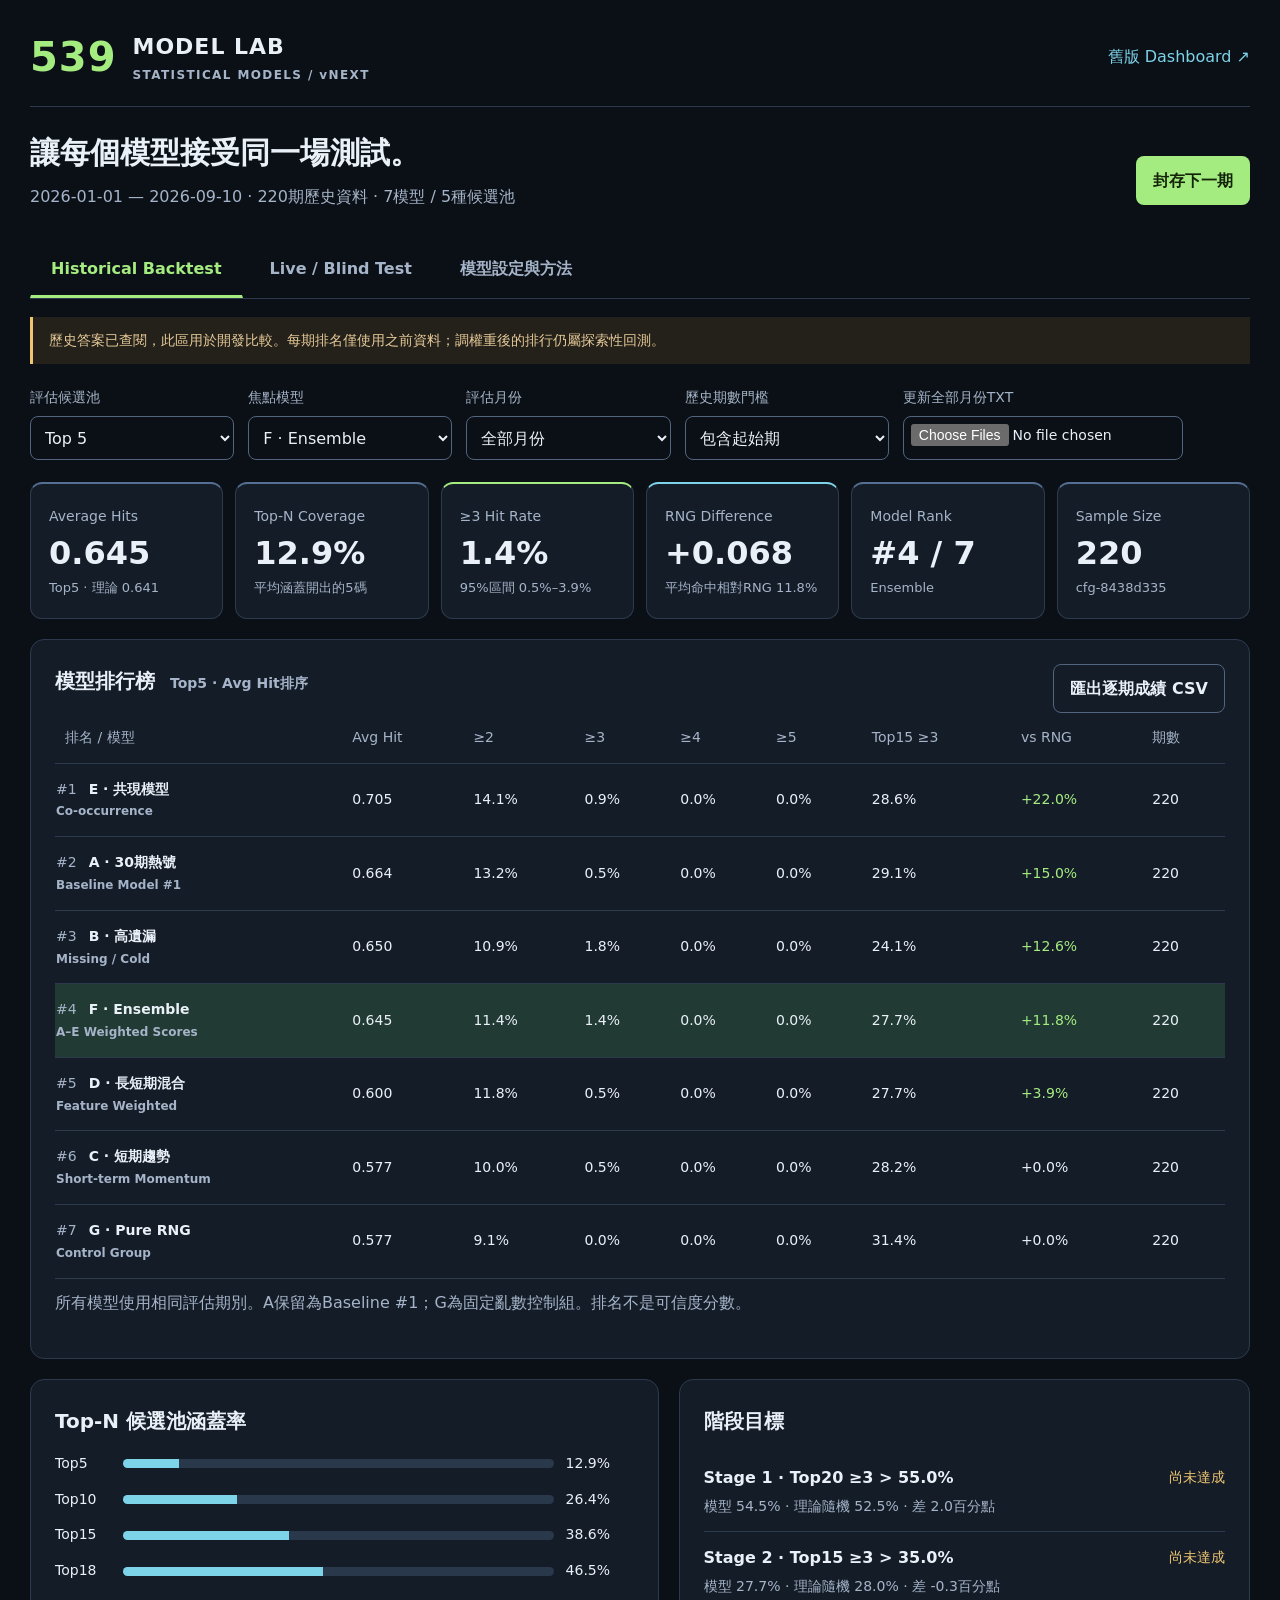
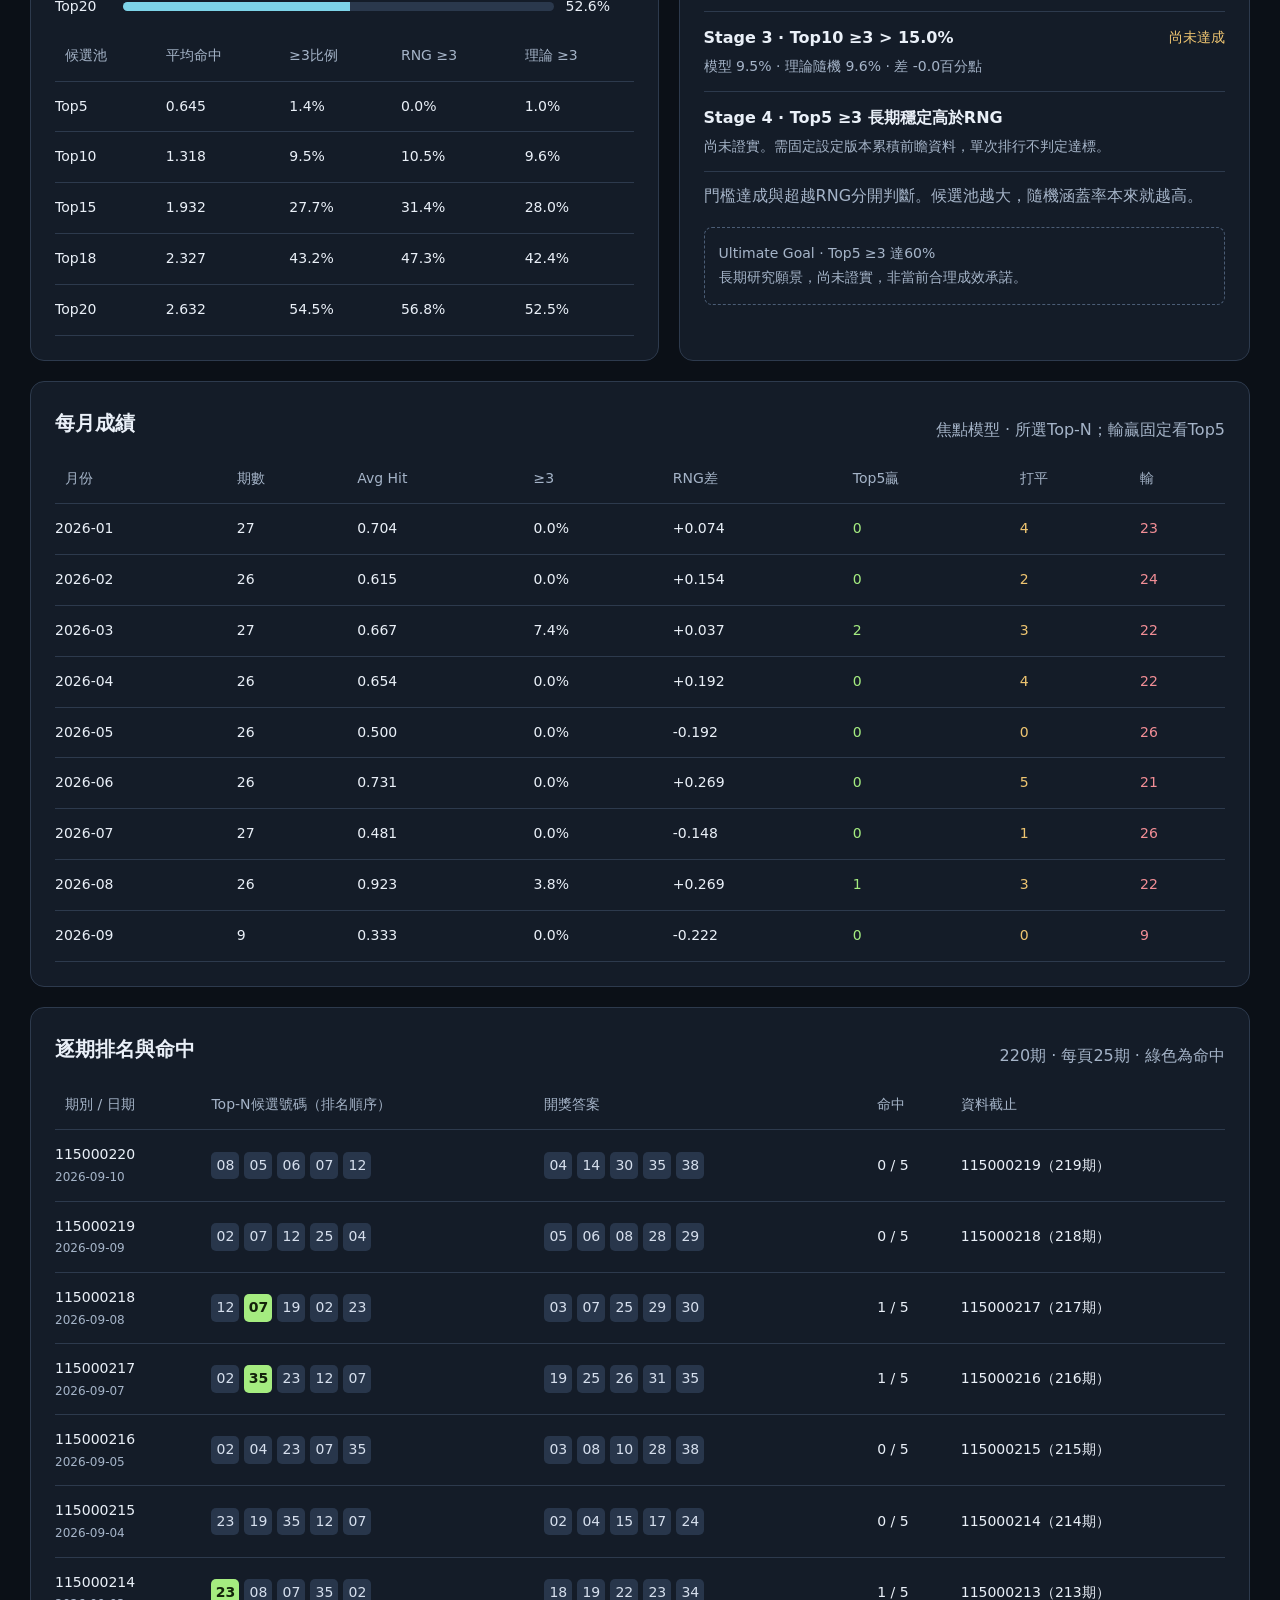
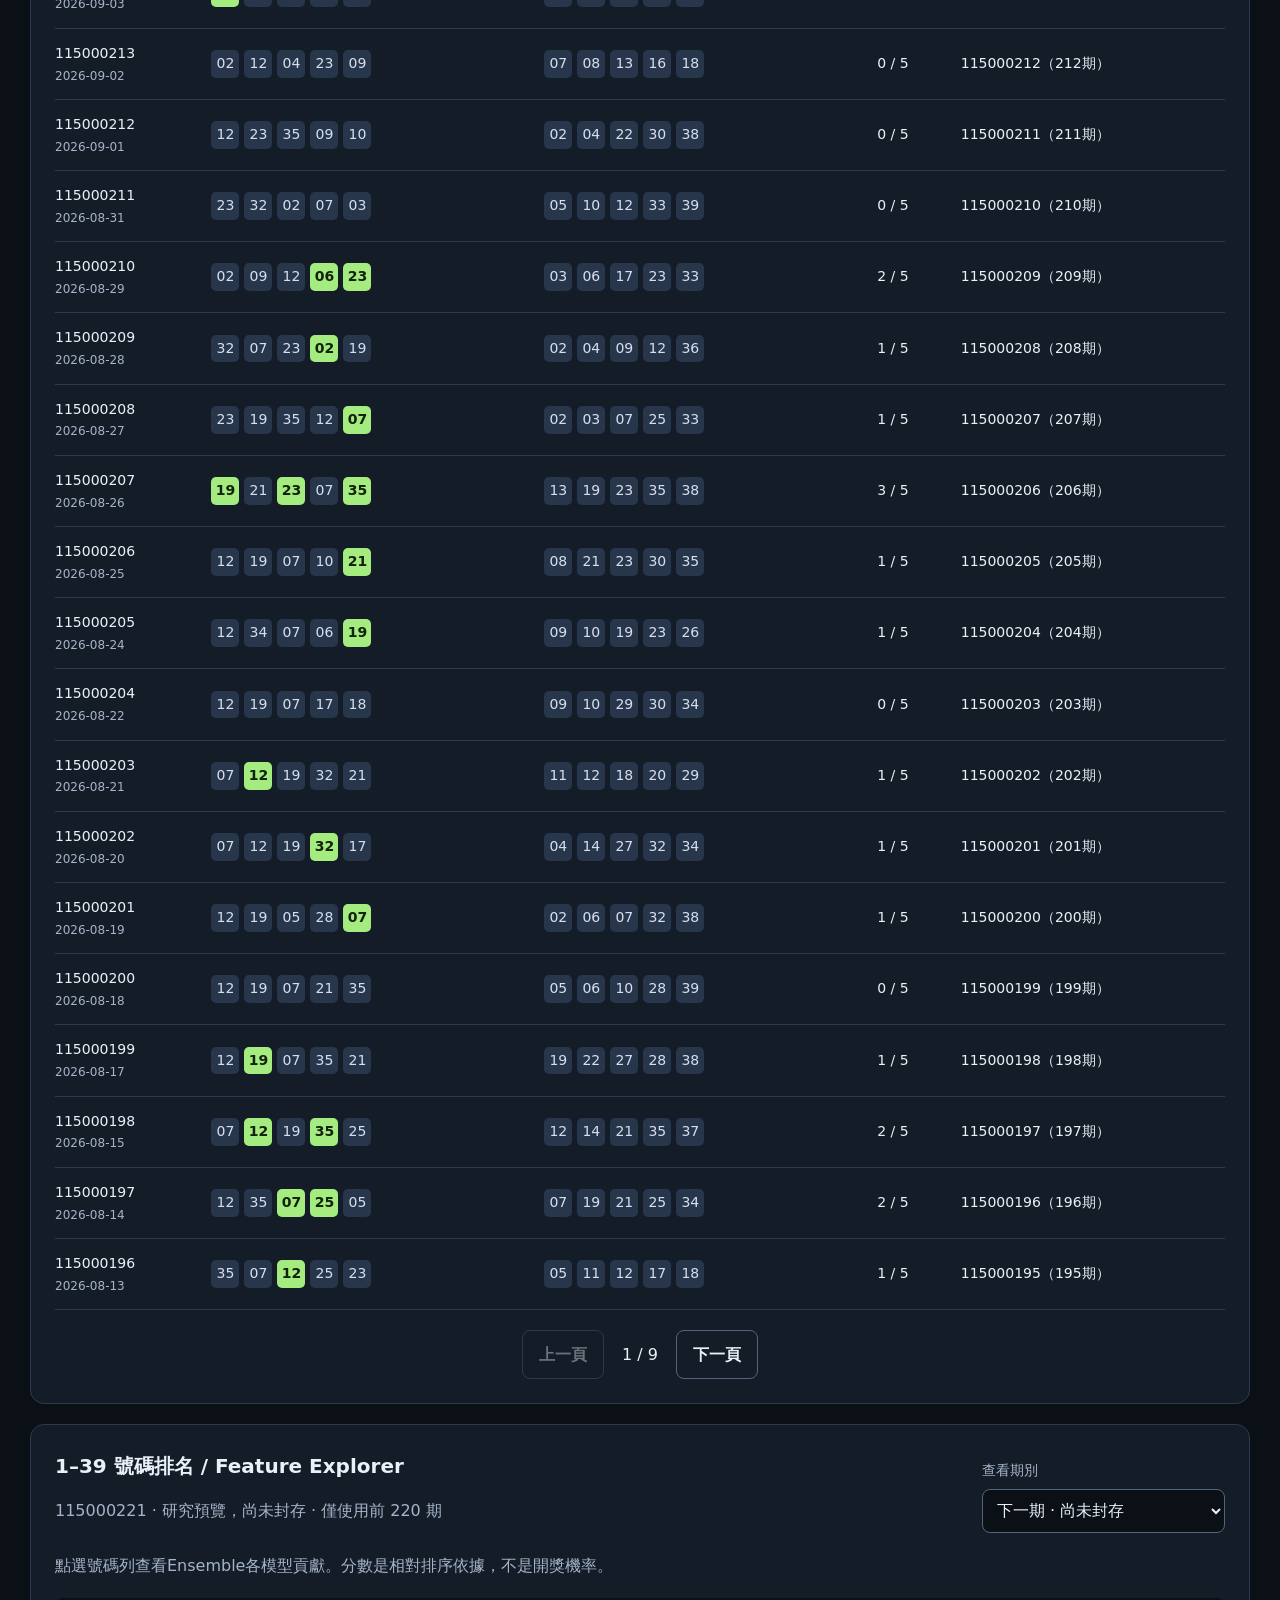
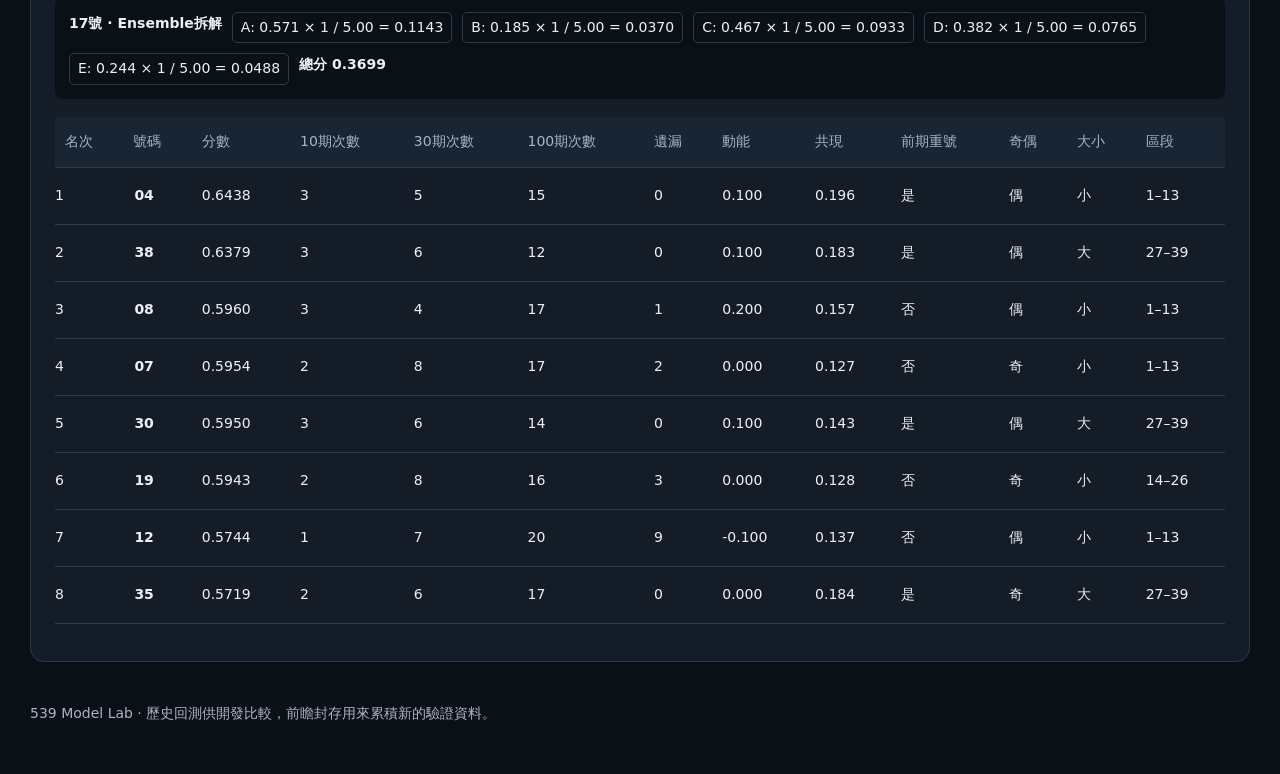
<file: index.html>
<!doctype html>
<html lang="zh-Hant"><head><meta charset="utf-8"><meta name="viewport" content="width=device-width, initial-scale=1"><meta http-equiv="Content-Security-Policy" content="default-src 'none'; script-src 'unsafe-inline'; style-src 'unsafe-inline'; connect-src 'none'; img-src data:; base-uri 'none'; form-action 'none'"><title>539 Model Lab｜多模型與候選池實驗室</title><meta name="description" content="七種模型、39碼特徵、Walk-forward回測、Top-N涵蓋率與開獎前封存。"><style>:root{color-scheme:dark;--bg:#0b1017;--panel:#141c28;--panel2:#1a2533;--line:#2d3a4d;--text:#eaf0f8;--muted:#a5b4c8;--green:#a5ec80;--cyan:#7dd3e8;--red:#f28e96;--gold:#efc571}*{box-sizing:border-box}body{margin:0;background:var(--bg);color:var(--text);font:16px/1.7 system-ui,'Microsoft JhengHei',sans-serif}main{max-width:1440px;margin:auto;padding:28px 30px}header,.title-row,.section-head,.actions,.pager{display:flex;align-items:center;justify-content:space-between;gap:18px}header{padding-bottom:20px;border-bottom:1px solid var(--line)}.brand{display:flex;align-items:center;gap:16px;font-size:22px;font-weight:750;letter-spacing:1px}.brand b{font-size:40px;color:var(--green);line-height:1}.brand small{display:block;font-size:12px;color:var(--muted);letter-spacing:1.4px}.title-row{padding:26px 0 14px}h1{font-size:30px;line-height:1.35;margin:0 0 8px}h2{font-size:20px;margin:0 0 14px}p{margin:10px 0 18px}small,.muted{color:var(--muted)}small{font-size:14px}a{color:var(--cyan);text-decoration:none}a:hover{text-decoration:underline}nav{display:flex;gap:6px;border-bottom:1px solid var(--line);margin-bottom:18px;overflow-x:auto}button,input,select{font:inherit}button{border:1px solid transparent;background:var(--green);color:#142409;font-weight:700;cursor:pointer;border-radius:8px;padding:10px 16px;min-height:44px}button.secondary{background:transparent;color:var(--text);border-color:#53647e}button:disabled{opacity:.4;cursor:not-allowed}button:hover:not(:disabled){filter:brightness(1.09)}button:focus-visible,select:focus-visible,input:focus-visible,a:focus-visible,summary:focus-visible{outline:3px solid var(--cyan);outline-offset:3px}.tab{white-space:nowrap;background:transparent;color:var(--muted);border-radius:0;padding:12px 20px;border-bottom:3px solid transparent}.tab.active{color:var(--green);border-bottom-color:var(--green)}label{display:block;font-size:14px;color:var(--muted);margin:0 0 6px}input,select{width:100%;border:1px solid #53647e;background:var(--bg);color:var(--text);border-radius:8px;padding:10px;min-height:44px;min-width:0}input[type=file]{font-size:14px;max-width:280px;padding:7px}.toolbar{display:flex;gap:14px;align-items:flex-end;flex-wrap:wrap;margin:22px 0}.toolbar>div{flex:1;min-width:150px}.toolbar .import-control{flex:1.7}.notice{border-left:3px solid var(--gold);background:#24211b;padding:12px 16px;color:#e5c997;font-size:14px}.kpis{display:grid;grid-template-columns:repeat(6,1fr);gap:12px;margin:20px 0}.kpis article{padding:18px;border:1px solid var(--line);border-top:2px solid #556f92;border-radius:12px;background:var(--panel);min-width:0}.kpis article:nth-child(3){border-top-color:var(--green)}.kpis article:nth-child(4){border-top-color:var(--cyan)}.kpis strong{display:block;font-size:32px;line-height:1.5;font-variant-numeric:tabular-nums}.kpis span{display:block;font-size:13px;color:var(--muted);overflow-wrap:anywhere}.card{background:var(--panel);border:1px solid var(--line);border-radius:14px;padding:24px;margin:20px 0}.two-col{display:grid;grid-template-columns:1.1fr 1fr;gap:20px}.two-col>.card{margin:0}.two-col{margin:20px 0}.table-scroll{overflow-x:auto}table{width:100%;border-collapse:collapse;font-size:14px;font-variant-numeric:tabular-nums}th,td{padding:13px 10px;border-bottom:1px solid var(--line);text-align:left;white-space:nowrap}th{color:var(--muted);font-weight:500}td small{display:block;font-size:12px}td:first-child{padding-left:0}tbody tr:hover{background:#1b293b}tr.selected{background:#213a33}.model-button{color:var(--text);background:transparent;padding:0;min-height:30px;text-align:left;font-size:14px;font-weight:650}.rank-badge{color:var(--muted);padding-right:12px;font-weight:400}.positive{color:var(--green)}.negative{color:var(--red)}.neutral{color:var(--gold)}.pool-row{display:grid;grid-template-columns:56px 1fr 68px;gap:12px;align-items:center;font-size:14px;margin:12px 0}.track{height:9px;background:#2a384c;border-radius:6px;overflow:hidden}.track span{display:block;height:100%;background:var(--cyan)}.stage{border-bottom:1px solid var(--line);padding:12px 0}.stage .section-head{gap:8px}.stage small{display:block;margin-top:4px}.stage strong{font-size:16px}.stage .status{font-size:14px;white-space:nowrap}.ultimate{border:1px dashed #4b5d76;border-radius:8px;padding:14px;margin-top:18px;color:var(--muted);font-size:14px}.numbers{display:flex;gap:5px;flex-wrap:wrap;min-width:185px;max-width:490px}.numbers span{display:inline-block;min-width:28px;padding:2px 4px;border-radius:5px;text-align:center;background:#28364b;color:#d6dfed}.numbers span.hit{background:var(--green);color:#13220a;font-weight:750}.pager{justify-content:center;margin-top:20px}.feature-table{max-height:520px}.feature-table thead{position:sticky;top:0;background:var(--panel2);z-index:1}.feature-table tbody tr{cursor:pointer}.contribution{display:flex;gap:10px;flex-wrap:wrap;padding:14px;margin-bottom:18px;background:var(--bg);border-radius:8px;font-size:14px}.contribution span{padding:3px 8px;border:1px solid var(--line);border-radius:5px}.weight-grid{display:grid;grid-template-columns:repeat(5,1fr);gap:16px;margin:20px 0 32px}.actions{justify-content:flex-start;flex-wrap:wrap}.seal-card{padding:16px 0;border-bottom:1px solid var(--line)}.hash{font:13px/1.8 ui-monospace,monospace;color:var(--muted);overflow-wrap:anywhere}.seal-card details{margin-top:12px}.seal-card summary{cursor:pointer}.seal-card h3{font-size:16px;margin:8px 0}.seal-card .numbers{max-width:none}#seal-form input,#result-form input{margin-bottom:16px}#app-message{color:var(--gold);font-size:14px;overflow-wrap:anywhere}footer{padding:20px 0;color:var(--muted);font-size:14px}[hidden]{display:none!important}code{font-size:14px}#ranking-period{min-width:200px}.empty{text-align:center;color:var(--muted);padding:30px}#leader-label{margin-left:8px}.selection-info{color:var(--cyan)}
@media(max-width:1100px){.kpis{grid-template-columns:repeat(3,1fr)}.two-col{grid-template-columns:1fr}.weight-grid{grid-template-columns:repeat(3,1fr)}}@media(max-width:620px){main{padding:20px 14px}header{align-items:flex-start;gap:8px}header a{font-size:13px;max-width:85px}.brand{font-size:17px;gap:10px}.brand b{font-size:34px}.brand small{font-size:10px;letter-spacing:.7px}.title-row{align-items:flex-start;flex-direction:column;padding:20px 0}h1{font-size:26px}.tab{padding:12px 11px;font-size:14px}.toolbar{gap:12px}.toolbar>div{min-width:130px}.kpis{grid-template-columns:repeat(2,1fr);gap:10px}.kpis article{padding:14px}.kpis strong{font-size:28px}.card{padding:18px}.section-head{align-items:flex-start;flex-wrap:wrap}.weight-grid{grid-template-columns:repeat(2,1fr)}.contribution{padding:10px}.stage .section-head{display:block}.numbers{max-width:310px}#ranking-period{min-width:0}.card>p{font-size:14px}.section-head h2{margin-bottom:4px}}@media(prefers-reduced-motion:reduce){*{scroll-behavior:auto!important}}
</style></head>
<body><main>
<header><div class="brand"><b>539</b><span>MODEL LAB<small>STATISTICAL MODELS / vNEXT</small></span></div><a href="legacy.html">舊版 Dashboard ↗</a></header>
<div class="title-row"><div><h1>讓每個模型接受同一場測試。</h1><p id="data-range" class="muted"></p></div><button id="goto-blind">封存下一期</button></div>
<nav aria-label="主要頁籤"><button class="tab active" data-tab="historical" aria-pressed="true">Historical Backtest</button><button class="tab" data-tab="live" aria-pressed="false">Live / Blind Test</button><button class="tab" data-tab="settings" aria-pressed="false">模型設定與方法</button></nav>
<div id="app-message" role="status" aria-live="polite"></div>
<section id="settings-panel" hidden>
<div class="notice">改權重後的結果屬探索性歷史回測。設定會另存一個版本；已封存預測保持原設定。</div>
<form id="weights-form" class="card"><h2>Model D · 特徵權重</h2><p class="muted">各特徵先在當期39碼間正規化至0–1，再按權重平均。0代表停用，允許0–10。</p><div id="feature-weights" class="weight-grid"></div><h2>Model F · Ensemble 模型權重</h2><p class="muted">A–E標準化分數的加權平均；Pure RNG不參與Ensemble。</p><div id="ensemble-weights" class="weight-grid"></div><div class="actions"><button type="submit">套用權重並回測</button><button type="button" class="secondary" id="reset-weights">恢復預設權重</button><button type="button" class="secondary" id="export-config">匯出設定 JSON</button></div></form>
<section class="card"><h2>資料與計算方法</h2><div id="model-definitions"></div><p>頻率視窗：10／30／100期。遺漏從上一期往前計算，上一期出現為0；尚未出現者顯示已知期數下限。動能為近10期頻率減去前10期頻率；不足前10期時為0。</p><p>共現：近100期中，該號碼與上一期各號碼同期出現的條件頻率平均（排除自身）。奇偶、大小及區段特徵按各群組號碼數校正，使用近30期每碼平均頻率。</p><p>結構標籤：奇／偶、小1–19／大20–39、區段1–13／14–26／27–39。所有號碼均保留，沒有強制組合排除。</p><p>Walk-forward：只用前期資料提取特徵、縮放及排序，排名完成後才揭曉本期答案。沒有全年訓練或全年縮放器。模型A的Top5與舊版完全一致。</p><p>RNG使用固定期別種子的偽亂數洗牌，方便重現；不是每次刷新重抽。所有Top-N共用完整39碼排名。理論基準使用超幾何分布。</p><p>排行榜依所選Top-N平均命中排序，再以≥3率打破同分。vs RNG提升%指平均命中相對同期間Model G的提升；分母為0時不顯示百分比。Coverage指平均涵蓋開出5碼的比例；不是獲利率。</p><p>95%區間是單一≥3比例的Wilson描述性區間，未校正反覆調參、多模型比較或時間相依。排行和區間均不能單獨證明預測優勢。</p><p>候選池不是一張5碼彩券。贏／平／輸只按Top5中≥3／2／≤1分類；不推算彩金、稅額或投資報酬。</p><p>TXT更新後可於回測頁選取全部月份重新載入，僅更新本次頁面。要更新內嵌快照，執行 <code>node scripts/build.cjs</code>。</p><p class="muted">歷史來源：<a href="https://gdf99.com/lottery/539/2026" target="_blank" rel="noopener noreferrer">久久樂透網</a>、<a href="https://lotto.auzo.com.tw/daily539/list_2026_all.html" target="_blank" rel="noopener noreferrer">奧索樂透網</a>；原始來源紀錄保留在2026各月TXT。</p></section>
</section>
<section id="evaluation-panel">
<div class="notice" id="mode-notice"></div>
<div class="toolbar"><div><label for="pool">評估候選池</label><select id="pool"><option value="5">Top 5</option><option value="10">Top 10</option><option value="15">Top 15</option><option value="18">Top 18</option><option value="20">Top 20</option></select></div><div><label for="selected-model">焦點模型</label><select id="selected-model"></select></div><div><label for="month">評估月份</label><select id="month"><option value="all">全部月份</option></select></div><div><label for="warmup">歷史期數門檻</label><select id="warmup"><option value="0">包含起始期</option><option value="100">已有100期歷史</option></select></div><div id="live-config-wrap" hidden><label for="live-config">封存設定版本</label><select id="live-config"></select></div><div class="import-control" id="import-wrap"><label for="data-files">更新全部月份TXT</label><input type="file" id="data-files" accept=".txt,text/plain" multiple></div></div>
<div class="kpis"><article><small>Average Hits</small><strong id="kpi-average">—</strong><span id="kpi-average-note"></span></article><article><small>Top-N Coverage</small><strong id="kpi-coverage">—</strong><span>平均涵蓋開出的5碼</span></article><article><small>≥3 Hit Rate</small><strong id="kpi-rate">—</strong><span id="kpi-interval"></span></article><article><small>RNG Difference</small><strong id="kpi-delta">—</strong><span id="kpi-uplift"></span></article><article><small>Model Rank</small><strong id="kpi-rank">—</strong><span id="kpi-model"></span></article><article><small>Sample Size</small><strong id="kpi-size">—</strong><span id="kpi-config"></span></article></div>
<section class="card"><div class="section-head"><h2>模型排行榜 <small id="leader-label"></small></h2><button class="secondary" id="export-results">匯出逐期成績 CSV</button></div><div class="table-scroll"><table><thead><tr><th>排名 / 模型</th><th>Avg Hit</th><th>≥2</th><th>≥3</th><th>≥4</th><th>≥5</th><th>Top15 ≥3</th><th>vs RNG</th><th>期數</th></tr></thead><tbody id="leaderboard"></tbody></table></div><p class="muted">所有模型使用相同評估期別。A保留為Baseline #1；G為固定亂數控制組。排名不是可信度分數。</p></section>
<div class="two-col"><section class="card"><h2>Top-N 候選池涵蓋率</h2><div id="coverage-bars"></div><div class="table-scroll"><table><thead><tr><th>候選池</th><th>平均命中</th><th>≥3比例</th><th>RNG ≥3</th><th>理論 ≥3</th></tr></thead><tbody id="coverage-table"></tbody></table></div></section><section class="card"><h2>階段目標</h2><div id="stages"></div><p class="muted">門檻達成與超越RNG分開判斷。候選池越大，隨機涵蓋率本來就越高。</p><div class="ultimate">Ultimate Goal · Top5 ≥3 達60%<br><small>長期研究願景，尚未證實，非當前合理成效承諾。</small></div></section></div>
<section class="card"><div class="section-head"><h2>每月成績</h2><span class="muted">焦點模型 · 所選Top-N；輸贏固定看Top5</span></div><div class="table-scroll"><table><thead><tr><th>月份</th><th>期數</th><th>Avg Hit</th><th>≥3</th><th>RNG差</th><th>Top5贏</th><th>打平</th><th>輸</th></tr></thead><tbody id="monthly"></tbody></table></div></section>
<section class="card"><div class="section-head"><h2>逐期排名與命中</h2><span id="detail-count" class="muted"></span></div><div class="table-scroll"><table><thead><tr><th>期別 / 日期</th><th>Top-N候選號碼（排名順序）</th><th>開獎答案</th><th>命中</th><th>資料截止</th></tr></thead><tbody id="details"></tbody></table></div><div class="pager"><button id="prev-page" class="secondary">上一頁</button><span id="page-label"></span><button id="next-page" class="secondary">下一頁</button></div></section>
</section>
<section id="ranking-panel" class="card"><div class="section-head"><div><h2>1–39 號碼排名 / Feature Explorer</h2><p class="muted" id="ranking-caption"></p></div><div><label for="ranking-period">查看期別</label><select id="ranking-period"></select></div></div><p class="muted">點選號碼列查看Ensemble各模型貢獻。分數是相對排序依據，不是開獎機率。</p><div id="contribution" class="contribution"></div><div class="table-scroll feature-table"><table><thead><tr><th>名次</th><th>號碼</th><th>分數</th><th>10期次數</th><th>30期次數</th><th>100期次數</th><th>遺漏</th><th>動能</th><th>共現</th><th>前期重號</th><th>奇偶</th><th>大小</th><th>區段</th></tr></thead><tbody id="ranking"></tbody></table></div></section>
<section id="blind-panel" hidden>
<div class="two-col"><form id="seal-form" class="card"><h2>開獎前封存全部模型</h2><p class="muted">一次保存A–G完整39碼排名、權重與歷史快照。同一期不能重新封存。</p><label for="blind-period">下一個連續期別</label><input id="blind-period" readonly required><label for="blind-date">預定開獎時間（裝置時區）</label><input type="datetime-local" id="blind-date" required><button id="seal-button" type="submit">封存A–G與所有Top-N</button><p class="muted" id="blind-config-note"></p></form><form id="result-form" class="card"><h2>開獎後登錄一次答案</h2><p id="pending-label" class="muted"></p><label for="blind-result">01–39，五個不重複號碼</label><input id="blind-result" placeholder="以空格或逗號分隔" required><button id="result-button" type="submit">登錄結果並評分</button><p class="muted">答案另存，不修改封存內容。記錄後不提供改號或刪除功能。</p></form></div>
<section class="card"><div class="section-head"><h2>封存紀錄</h2><button id="export-blind" class="secondary">匯出完整封存 JSON</button></div><p class="notice">本機摘要能檢查內容一致性，無法提供第三方開獎前時間證明。請在開獎前匯出留存；資料由本瀏覽器保管。</p><div id="blind-list"></div></section>
<section class="card"><h2>舊版盲測紀錄</h2><p id="legacy-status" class="muted"></p><button id="export-legacy" class="secondary">匯出舊版紀錄</button> <a href="legacy.html">開啟舊版完整流程</a><p class="muted">舊版只有5碼，不能補造Top10–20排名；因此保留原紀錄，與Model Lab成績分開。</p></section>
</section>
<footer>539 Model Lab · 歷史回測供開發比較，前瞻封存用來累積新的驗證資料。</footer>
</main><script type="application/json" id="lab-data">[{"date":"2026-01-01","period":"115000001","numbers":[15,16,18,29,36]},{"date":"2026-01-02","period":"115000002","numbers":[17,18,25,36,39]},{"date":"2026-01-03","period":"115000003","numbers":[22,23,31,32,38]},{"date":"2026-01-05","period":"115000004","numbers":[10,16,18,34,39]},{"date":"2026-01-06","period":"115000005","numbers":[1,2,6,11,33]},{"date":"2026-01-07","period":"115000006","numbers":[5,10,14,15,28]},{"date":"2026-01-08","period":"115000007","numbers":[3,8,10,21,30]},{"date":"2026-01-09","period":"115000008","numbers":[1,12,14,22,34]},{"date":"2026-01-10","period":"115000009","numbers":[11,25,26,34,38]},{"date":"2026-01-12","period":"115000010","numbers":[3,13,18,24,30]},{"date":"2026-01-13","period":"115000011","numbers":[6,16,17,19,31]},{"date":"2026-01-14","period":"115000012","numbers":[1,2,16,33,35]},{"date":"2026-01-15","period":"115000013","numbers":[1,2,3,19,36]},{"date":"2026-01-16","period":"115000014","numbers":[18,19,22,27,29]},{"date":"2026-01-17","period":"115000015","numbers":[2,10,11,24,37]},{"date":"2026-01-19","period":"115000016","numbers":[12,16,23,24,29]},{"date":"2026-01-20","period":"115000017","numbers":[16,19,23,25,34]},{"date":"2026-01-21","period":"115000018","numbers":[4,15,23,27,38]},{"date":"2026-01-22","period":"115000019","numbers":[3,6,11,30,34]},{"date":"2026-01-23","period":"115000020","numbers":[3,11,12,21,31]},{"date":"2026-01-24","period":"115000021","numbers":[6,7,15,35,37]},{"date":"2026-01-26","period":"115000022","numbers":[6,15,23,26,30]},{"date":"2026-01-27","period":"115000023","numbers":[5,17,18,23,32]},{"date":"2026-01-28","period":"115000024","numbers":[10,11,23,24,29]},{"date":"2026-01-29","period":"115000025","numbers":[6,11,28,36,37]},{"date":"2026-01-30","period":"115000026","numbers":[16,17,29,30,36]},{"date":"2026-01-31","period":"115000027","numbers":[5,12,16,21,32]},{"date":"2026-02-02","period":"115000028","numbers":[6,8,31,37,38]},{"date":"2026-02-03","period":"115000029","numbers":[3,5,11,15,23]},{"date":"2026-02-04","period":"115000030","numbers":[8,17,22,27,28]},{"date":"2026-02-05","period":"115000031","numbers":[8,9,13,32,35]},{"date":"2026-02-06","period":"115000032","numbers":[1,6,29,32,34]},{"date":"2026-02-07","period":"115000033","numbers":[3,8,22,27,32]},{"date":"2026-02-09","period":"115000034","numbers":[16,21,25,31,35]},{"date":"2026-02-10","period":"115000035","numbers":[10,11,17,22,36]},{"date":"2026-02-11","period":"115000036","numbers":[11,15,18,29,33]},{"date":"2026-02-12","period":"115000037","numbers":[1,12,21,35,37]},{"date":"2026-02-13","period":"115000038","numbers":[4,28,31,33,34]},{"date":"2026-02-14","period":"115000039","numbers":[1,3,13,31,36]},{"date":"2026-02-15","period":"115000040","numbers":[11,13,18,22,34]},{"date":"2026-02-16","period":"115000041","numbers":[5,7,15,18,34]},{"date":"2026-02-17","period":"115000042","numbers":[6,8,11,20,21]},{"date":"2026-02-18","period":"115000043","numbers":[8,10,12,32,33]},{"date":"2026-02-19","period":"115000044","numbers":[8,15,19,25,27]},{"date":"2026-02-20","period":"115000045","numbers":[4,11,22,23,27]},{"date":"2026-02-21","period":"115000046","numbers":[1,8,19,20,25]},{"date":"2026-02-22","period":"115000047","numbers":[8,13,16,24,25]},{"date":"2026-02-23","period":"115000048","numbers":[3,10,12,27,36]},{"date":"2026-02-24","period":"115000049","numbers":[16,23,25,32,36]},{"date":"2026-02-25","period":"115000050","numbers":[5,22,28,35,36]},{"date":"2026-02-26","period":"115000051","numbers":[3,6,9,31,39]},{"date":"2026-02-27","period":"115000052","numbers":[1,22,23,37,39]},{"date":"2026-02-28","period":"115000053","numbers":[2,4,13,26,27]},{"date":"2026-03-01","period":"115000054","numbers":[2,8,15,29,31]},{"date":"2026-03-02","period":"115000055","numbers":[3,12,20,21,27]},{"date":"2026-03-03","period":"115000056","numbers":[2,19,21,32,35]},{"date":"2026-03-04","period":"115000057","numbers":[4,8,12,16,17]},{"date":"2026-03-05","period":"115000058","numbers":[1,4,8,12,36]},{"date":"2026-03-06","period":"115000059","numbers":[19,24,29,32,34]},{"date":"2026-03-07","period":"115000060","numbers":[15,17,18,34,36]},{"date":"2026-03-09","period":"115000061","numbers":[7,12,15,32,38]},{"date":"2026-03-10","period":"115000062","numbers":[11,12,14,17,32]},{"date":"2026-03-11","period":"115000063","numbers":[5,15,26,37,38]},{"date":"2026-03-12","period":"115000064","numbers":[4,5,7,23,35]},{"date":"2026-03-13","period":"115000065","numbers":[2,5,11,12,15]},{"date":"2026-03-14","period":"115000066","numbers":[8,10,18,20,34]},{"date":"2026-03-16","period":"115000067","numbers":[17,19,21,29,34]},{"date":"2026-03-17","period":"115000068","numbers":[11,13,19,22,27]},{"date":"2026-03-18","period":"115000069","numbers":[21,22,31,32,35]},{"date":"2026-03-19","period":"115000070","numbers":[5,23,25,30,37]},{"date":"2026-03-20","period":"115000071","numbers":[3,11,15,33,39]},{"date":"2026-03-21","period":"115000072","numbers":[7,14,15,19,22]},{"date":"2026-03-23","period":"115000073","numbers":[7,12,24,29,35]},{"date":"2026-03-24","period":"115000074","numbers":[10,20,28,29,36]},{"date":"2026-03-25","period":"115000075","numbers":[3,13,31,33,36]},{"date":"2026-03-26","period":"115000076","numbers":[14,17,20,24,37]},{"date":"2026-03-27","period":"115000077","numbers":[8,18,24,34,35]},{"date":"2026-03-28","period":"115000078","numbers":[6,9,11,16,17]},{"date":"2026-03-30","period":"115000079","numbers":[6,8,20,22,32]},{"date":"2026-03-31","period":"115000080","numbers":[9,16,23,35,39]},{"date":"2026-04-01","period":"115000081","numbers":[3,10,11,13,23]},{"date":"2026-04-02","period":"115000082","numbers":[1,9,13,18,21]},{"date":"2026-04-03","period":"115000083","numbers":[6,8,9,25,35]},{"date":"2026-04-04","period":"115000084","numbers":[4,17,25,31,36]},{"date":"2026-04-06","period":"115000085","numbers":[7,11,17,31,34]},{"date":"2026-04-07","period":"115000086","numbers":[4,8,21,27,29]},{"date":"2026-04-08","period":"115000087","numbers":[2,4,5,6,29]},{"date":"2026-04-09","period":"115000088","numbers":[2,15,25,31,38]},{"date":"2026-04-10","period":"115000089","numbers":[9,21,25,27,30]},{"date":"2026-04-11","period":"115000090","numbers":[7,12,17,24,31]},{"date":"2026-04-13","period":"115000091","numbers":[18,30,31,37,38]},{"date":"2026-04-14","period":"115000092","numbers":[9,14,27,29,33]},{"date":"2026-04-15","period":"115000093","numbers":[2,9,11,29,30]},{"date":"2026-04-16","period":"115000094","numbers":[6,8,12,21,30]},{"date":"2026-04-17","period":"115000095","numbers":[1,2,7,16,26]},{"date":"2026-04-18","period":"115000096","numbers":[7,25,26,29,31]},{"date":"2026-04-20","period":"115000097","numbers":[3,4,5,20,36]},{"date":"2026-04-21","period":"115000098","numbers":[1,6,14,26,28]},{"date":"2026-04-22","period":"115000099","numbers":[5,7,24,38,39]},{"date":"2026-04-23","period":"115000100","numbers":[2,10,17,25,35]},{"date":"2026-04-24","period":"115000101","numbers":[16,21,25,29,34]},{"date":"2026-04-25","period":"115000102","numbers":[3,20,21,22,33]},{"date":"2026-04-27","period":"115000103","numbers":[8,18,20,23,27]},{"date":"2026-04-28","period":"115000104","numbers":[7,8,21,35,38]},{"date":"2026-04-29","period":"115000105","numbers":[2,6,22,32,36]},{"date":"2026-04-30","period":"115000106","numbers":[6,15,27,30,31]},{"date":"2026-05-01","period":"115000107","numbers":[2,3,14,16,20]},{"date":"2026-05-02","period":"115000108","numbers":[8,9,17,25,38]},{"date":"2026-05-04","period":"115000109","numbers":[8,22,26,36,39]},{"date":"2026-05-05","period":"115000110","numbers":[8,16,24,27,37]},{"date":"2026-05-06","period":"115000111","numbers":[4,10,11,34,39]},{"date":"2026-05-07","period":"115000112","numbers":[1,6,18,25,36]},{"date":"2026-05-08","period":"115000113","numbers":[18,19,23,26,28]},{"date":"2026-05-09","period":"115000114","numbers":[11,18,21,22,25]},{"date":"2026-05-11","period":"115000115","numbers":[2,13,21,36,37]},{"date":"2026-05-12","period":"115000116","numbers":[1,4,12,22,26]},{"date":"2026-05-13","period":"115000117","numbers":[2,6,7,9,23]},{"date":"2026-05-14","period":"115000118","numbers":[8,18,28,35,39]},{"date":"2026-05-15","period":"115000119","numbers":[1,13,23,25,36]},{"date":"2026-05-16","period":"115000120","numbers":[2,11,28,32,33]},{"date":"2026-05-18","period":"115000121","numbers":[8,15,20,32,33]},{"date":"2026-05-19","period":"115000122","numbers":[4,6,24,31,32]},{"date":"2026-05-20","period":"115000123","numbers":[1,20,21,23,35]},{"date":"2026-05-21","period":"115000124","numbers":[9,25,28,34,36]},{"date":"2026-05-22","period":"115000125","numbers":[4,8,15,16,37]},{"date":"2026-05-23","period":"115000126","numbers":[6,15,16,24,38]},{"date":"2026-05-25","period":"115000127","numbers":[5,6,12,36,37]},{"date":"2026-05-26","period":"115000128","numbers":[2,7,11,14,37]},{"date":"2026-05-27","period":"115000129","numbers":[2,3,18,19,21]},{"date":"2026-05-28","period":"115000130","numbers":[6,9,12,19,31]},{"date":"2026-05-29","period":"115000131","numbers":[12,15,20,34,35]},{"date":"2026-05-30","period":"115000132","numbers":[2,3,4,13,39]},{"date":"2026-06-01","period":"115000133","numbers":[5,14,19,20,28]},{"date":"2026-06-02","period":"115000134","numbers":[7,12,22,26,30]},{"date":"2026-06-03","period":"115000135","numbers":[2,8,17,25,38]},{"date":"2026-06-04","period":"115000136","numbers":[2,8,24,29,35]},{"date":"2026-06-05","period":"115000137","numbers":[7,21,26,27,31]},{"date":"2026-06-06","period":"115000138","numbers":[13,27,30,37,38]},{"date":"2026-06-08","period":"115000139","numbers":[8,14,17,18,28]},{"date":"2026-06-09","period":"115000140","numbers":[10,17,20,25,28]},{"date":"2026-06-10","period":"115000141","numbers":[1,4,32,35,39]},{"date":"2026-06-11","period":"115000142","numbers":[8,15,20,29,31]},{"date":"2026-06-12","period":"115000143","numbers":[6,8,18,29,31]},{"date":"2026-06-13","period":"115000144","numbers":[4,5,6,34,36]},{"date":"2026-06-15","period":"115000145","numbers":[12,16,24,28,36]},{"date":"2026-06-16","period":"115000146","numbers":[5,17,23,25,29]},{"date":"2026-06-17","period":"115000147","numbers":[8,10,15,16,37]},{"date":"2026-06-18","period":"115000148","numbers":[9,20,27,28,30]},{"date":"2026-06-19","period":"115000149","numbers":[1,5,7,13,25]},{"date":"2026-06-20","period":"115000150","numbers":[4,11,24,25,31]},{"date":"2026-06-22","period":"115000151","numbers":[1,7,28,29,34]},{"date":"2026-06-23","period":"115000152","numbers":[2,14,25,29,36]},{"date":"2026-06-24","period":"115000153","numbers":[3,17,21,32,33]},{"date":"2026-06-25","period":"115000154","numbers":[6,13,21,29,34]},{"date":"2026-06-26","period":"115000155","numbers":[8,10,14,26,36]},{"date":"2026-06-27","period":"115000156","numbers":[4,14,21,31,32]},{"date":"2026-06-29","period":"115000157","numbers":[11,15,30,34,36]},{"date":"2026-06-30","period":"115000158","numbers":[3,11,23,26,37]},{"date":"2026-07-01","period":"115000159","numbers":[1,3,12,14,34]},{"date":"2026-07-02","period":"115000160","numbers":[1,6,8,13,30]},{"date":"2026-07-03","period":"115000161","numbers":[7,11,31,36,37]},{"date":"2026-07-04","period":"115000162","numbers":[2,10,15,31,37]},{"date":"2026-07-06","period":"115000163","numbers":[1,10,12,14,38]},{"date":"2026-07-07","period":"115000164","numbers":[9,21,24,27,34]},{"date":"2026-07-08","period":"115000165","numbers":[1,11,23,30,34]},{"date":"2026-07-09","period":"115000166","numbers":[18,22,28,35,37]},{"date":"2026-07-10","period":"115000167","numbers":[5,13,15,21,26]},{"date":"2026-07-11","period":"115000168","numbers":[10,25,27,35,38]},{"date":"2026-07-13","period":"115000169","numbers":[3,4,5,34,35]},{"date":"2026-07-14","period":"115000170","numbers":[1,6,13,15,37]},{"date":"2026-07-15","period":"115000171","numbers":[6,16,19,21,30]},{"date":"2026-07-16","period":"115000172","numbers":[13,25,28,30,31]},{"date":"2026-07-17","period":"115000173","numbers":[10,12,28,29,35]},{"date":"2026-07-18","period":"115000174","numbers":[18,29,33,34,37]},{"date":"2026-07-20","period":"115000175","numbers":[10,12,13,20,24]},{"date":"2026-07-21","period":"115000176","numbers":[12,19,27,37,39]},{"date":"2026-07-22","period":"115000177","numbers":[3,14,19,21,31]},{"date":"2026-07-23","period":"115000178","numbers":[12,14,19,25,26]},{"date":"2026-07-24","period":"115000179","numbers":[5,17,27,29,36]},{"date":"2026-07-25","period":"115000180","numbers":[8,12,16,23,39]},{"date":"2026-07-27","period":"115000181","numbers":[7,16,19,24,32]},{"date":"2026-07-28","period":"115000182","numbers":[5,8,13,23,31]},{"date":"2026-07-29","period":"115000183","numbers":[5,14,32,33,36]},{"date":"2026-07-30","period":"115000184","numbers":[4,7,8,16,38]},{"date":"2026-07-31","period":"115000185","numbers":[1,9,12,25,26]},{"date":"2026-08-01","period":"115000186","numbers":[6,11,18,22,29]},{"date":"2026-08-03","period":"115000187","numbers":[7,21,23,28,35]},{"date":"2026-08-04","period":"115000188","numbers":[9,32,35,37,39]},{"date":"2026-08-05","period":"115000189","numbers":[2,4,22,25,29]},{"date":"2026-08-06","period":"115000190","numbers":[3,9,16,24,35]},{"date":"2026-08-07","period":"115000191","numbers":[6,11,12,13,19]},{"date":"2026-08-08","period":"115000192","numbers":[5,11,24,31,32]},{"date":"2026-08-10","period":"115000193","numbers":[1,7,16,23,35]},{"date":"2026-08-11","period":"115000194","numbers":[7,17,19,23,30]},{"date":"2026-08-12","period":"115000195","numbers":[7,12,17,20,32]},{"date":"2026-08-13","period":"115000196","numbers":[5,11,12,17,18]},{"date":"2026-08-14","period":"115000197","numbers":[7,19,21,25,34]},{"date":"2026-08-15","period":"115000198","numbers":[12,14,21,35,37]},{"date":"2026-08-17","period":"115000199","numbers":[19,22,27,28,38]},{"date":"2026-08-18","period":"115000200","numbers":[5,6,10,28,39]},{"date":"2026-08-19","period":"115000201","numbers":[2,6,7,32,38]},{"date":"2026-08-20","period":"115000202","numbers":[4,14,27,32,34]},{"date":"2026-08-21","period":"115000203","numbers":[11,12,18,20,29]},{"date":"2026-08-22","period":"115000204","numbers":[9,10,29,30,34]},{"date":"2026-08-24","period":"115000205","numbers":[9,10,19,23,26]},{"date":"2026-08-25","period":"115000206","numbers":[8,21,23,30,35]},{"date":"2026-08-26","period":"115000207","numbers":[13,19,23,35,38]},{"date":"2026-08-27","period":"115000208","numbers":[2,3,7,25,33]},{"date":"2026-08-28","period":"115000209","numbers":[2,4,9,12,36]},{"date":"2026-08-29","period":"115000210","numbers":[3,6,17,23,33]},{"date":"2026-08-31","period":"115000211","numbers":[5,10,12,33,39]},{"date":"2026-09-01","period":"115000212","numbers":[2,4,22,30,38]},{"date":"2026-09-02","period":"115000213","numbers":[7,8,13,16,18]},{"date":"2026-09-03","period":"115000214","numbers":[18,19,22,23,34]},{"date":"2026-09-04","period":"115000215","numbers":[2,4,15,17,24]},{"date":"2026-09-05","period":"115000216","numbers":[3,8,10,28,38]},{"date":"2026-09-07","period":"115000217","numbers":[19,25,26,31,35]},{"date":"2026-09-08","period":"115000218","numbers":[3,7,25,29,30]},{"date":"2026-09-09","period":"115000219","numbers":[5,6,8,28,29]},{"date":"2026-09-10","period":"115000220","numbers":[4,14,30,35,38]}]</script><script>
(function(root){
'use strict';
const validNumbers=a=>Array.isArray(a)&&a.length===5&&new Set(a).size===5&&a.every(n=>Number.isInteger(n)&&n>=1&&n<=39);
function validate(rows){if(!Array.isArray(rows)||!rows.length)throw Error('沒有開獎紀錄。');const dates=new Set();for(let i=0;i<rows.length;i++){const r=rows[i];if(!/^2026-\d{2}-\d{2}$/.test(r.date)||!Number.isFinite(Date.parse(r.date))||new Date(r.date+'T00:00:00Z').toISOString().slice(0,10)!==r.date||!/^115\d{6}$/.test(r.period)||Number(r.period)!==115000001+i||!validNumbers(r.numbers)||dates.has(r.date)||(i&&r.date<=rows[i-1].date))throw Error('需從115000001期開始，日期、期別連續無重複且每期有5個有效號碼。');dates.add(r.date)}return rows}
function parse(text){const rows=[];for(const line of text.replace(/^\uFEFF/,'').split(/\r?\n/)){if(!/^2026-\d{2}-\d{2}\s+[日一二三四五六]\s/.test(line))continue;const m=line.match(/^(2026-\d{2}-\d{2})\s+[日一二三四五六]\s+(115\d{6})\s+([\d ]+)\s*$/);if(!m)throw Error('TXT資料列格式錯誤：'+line);const numbers=m[3].trim().split(/\s+/).map(Number);if(!validNumbers(numbers))throw Error('TXT號碼不合法：'+line);rows.push({date:m[1],period:m[2],numbers})}if(!rows.length)throw Error('TXT沒有可辨識的紀錄。');return rows}
const KEYS=['f10','f30','f100','missing','trend','co','repeat','parity','size','segment'];
const LABELS={f10:'近10期頻率',f30:'近30期頻率',f100:'近100期頻率',missing:'當前遺漏',trend:'短期動能',co:'共現關聯',repeat:'前期重號',parity:'奇偶結構',size:'大小結構',segment:'區段分布'};
function engine(past,period){if(!/^\d{9}$/.test(period))throw Error('目標期別必須是9位數。');for(let i=0;i<past.length;i++)if(past[i].period>=period||!validNumbers(past[i].numbers)||(i&&past[i].period<=past[i-1].period))throw Error('Feature Engine只能接收按期別排序的過往紀錄。');
const windows=[10,30,100],counts={};for(const w of windows){counts[w]=Array(40).fill(0);for(const r of past.slice(-w))for(const n of r.numbers)counts[w][n]++}
const previous10=Array(40).fill(0),prior=past.slice(-20,-10);for(const r of prior)for(const n of r.numbers)previous10[n]++;
const pairs=Array.from({length:40},()=>Array(40).fill(0));for(const r of past.slice(-100))for(const a of r.numbers)for(const b of r.numbers)if(a!==b)pairs[a][b]++;
const last=past.at(-1)?.numbers||[],w30=Math.min(30,past.length),w10=Math.min(10,past.length),raw=[];
for(let n=1;n<=39;n++){let missing=0;for(let i=past.length-1;i>=0&&!past[i].numbers.includes(n);i--)missing++;const odd=n%2,small=n<=19,segment=Math.floor((n-1)/13);let parityTotal=0,sizeTotal=0,segmentTotal=0;for(let j=1;j<=39;j++){if(j%2===odd)parityTotal+=counts[30][j];if((j<=19)===small)sizeTotal+=counts[30][j];if(Math.floor((j-1)/13)===segment)segmentTotal+=counts[30][j]}
const partners=last.filter(k=>k!==n);const co=partners.length?partners.reduce((s,k)=>s+(counts[100][k]?pairs[n][k]/counts[100][k]:0),0)/partners.length:0;
raw.push({number:n,count10:counts[10][n],count30:counts[30][n],count100:counts[100][n],f10:w10?counts[10][n]/w10:0,f30:w30?counts[30][n]/w30:0,f100:past.length?counts[100][n]/Math.min(100,past.length):0,missing,missingCensored:missing===past.length,trend:prior.length&&w10?counts[10][n]/w10-previous10[n]/prior.length:0,co,repeat:last.includes(n)?1:0,odd,small,zone:segment+1,parity:w30?parityTotal/(w30*(odd?20:19)):0,size:w30?sizeTotal/(w30*(small?19:20)):0,segment:w30?segmentTotal/(w30*13):0})}
const scaled=raw.map(r=>({number:r.number}));for(const k of KEYS){const lo=Math.min(...raw.map(r=>r[k])),hi=Math.max(...raw.map(r=>r[k]));raw.forEach((r,i)=>scaled[i][k]=hi===lo?0:(r[k]-lo)/(hi-lo))}
return {period,historyCount:past.length,trainingEnd:past.at(-1)?.period||null,raw,scaled};}
const api={validNumbers,validate,parse,KEYS,LABELS,engine};if(typeof module!=='undefined'&&module.exports)module.exports=api;else root.LabFeatures=api;
})(typeof window!=='undefined'?window:globalThis);

</script>
<script>
(function(root){
'use strict';
const F=typeof module!=='undefined'&&module.exports?require('./features.js'):root.LabFeatures;
const VERSION='539-model-lab-v2.0.0';
const MODELS=[{id:'A',name:'30期熱號',detail:'Baseline Model #1'},{id:'B',name:'高遺漏',detail:'Missing / Cold'},{id:'C',name:'短期趨勢',detail:'Short-term Momentum'},{id:'D',name:'長短期混合',detail:'Feature Weighted'},{id:'E',name:'共現模型',detail:'Co-occurrence'},{id:'F',name:'Ensemble',detail:'A–E Weighted Scores'},{id:'G',name:'Pure RNG',detail:'Control Group'}];
const DEFAULT={features:{f10:1,f30:1,f100:1,missing:0.5,trend:1,co:0.5,repeat:0.25,parity:0.25,size:0.25,segment:0.25},ensemble:{A:1,B:1,C:1,D:1,E:1}};
function config(value=DEFAULT){const out={features:{},ensemble:{}};for(const group of ['features','ensemble']){for(const key of Object.keys(DEFAULT[group])){const v=value[group]?.[key];if(typeof v!=='number'||!Number.isFinite(v)||v<0||v>10)throw Error('權重須為0至10之間的數字。');out[group][key]=v}if(!Object.values(out[group]).some(v=>v>0))throw Error('每組權重至少需要一個大於0。')}return out}
// Keep the exact legacy tie order. The seed never depends on answers or measured performance.
function shuffle(period){let seed=2166136261;for(const c of '539-fixed-v1:'+period)seed=Math.imul(seed^c.charCodeAt(0),16777619)>>>0;function random(){seed=(seed+0x6D2B79F5)>>>0;let t=seed;t=Math.imul(t^(t>>>15),t|1);t^=t+Math.imul(t^(t>>>7),t|61);return ((t^(t>>>14))>>>0)/4294967296}const a=Array.from({length:39},(_,i)=>i+1);for(let i=38;i>0;i--){const j=Math.floor(random()*(i+1));[a[i],a[j]]=[a[j],a[i]]}return a}
function rank(scores,order){return order.map(number=>({number,score:scores[number-1]})).sort((a,b)=>b.score-a.score)}
function predictions(past,period,settings=DEFAULT){const cfg=config(settings),features=F.engine(past,period),order=shuffle(period),s=features.scaled,r=features.raw,values={};values.A=s.map(x=>x.f30);values.B=s.map(x=>x.missing);values.C=s.map(x=>(x.f10+x.trend)/2);const sum=Object.values(cfg.features).reduce((a,b)=>a+b,0);values.D=s.map(x=>F.KEYS.reduce((a,k)=>a+x[k]*cfg.features[k],0)/sum);values.E=s.map(x=>x.co);const total=Object.values(cfg.ensemble).reduce((a,b)=>a+b,0);values.F=s.map((_,i)=>Object.keys(cfg.ensemble).reduce((a,k)=>a+values[k][i]*cfg.ensemble[k],0)/total);values.G=Array(39);order.forEach((n,i)=>values.G[n-1]=(38-i)/38);const rankings={};for(const m of MODELS)rankings[m.id]=rank(values[m.id],order);return {period,features,rankings,config:cfg,version:VERSION}}
function configId(cfg){const value=JSON.stringify(config(cfg));let h=2166136261;for(const c of value)h=Math.imul(h^c.charCodeAt(0),16777619)>>>0;return 'cfg-'+h.toString(16).padStart(8,'0')}
const api={VERSION,MODELS,DEFAULT,config,configId,shuffle,predictions};if(typeof module!=='undefined'&&module.exports)module.exports=api;else root.LabModels=api;
})(typeof window!=='undefined'?window:globalThis);

</script>
<script>
(function(root){
'use strict';
const node=typeof module!=='undefined'&&module.exports,F=node?require('./features.js'):root.LabFeatures,M=node?require('./models.js'):root.LabModels;
const POOLS=[5,10,15,18,20];
function hits(rank,actual,n){return rank.slice(0,n).filter(x=>actual.includes(typeof x==='number'?x:x.number)).length}
function evaluate(prediction,row,count){const models={};for(const m of M.MODELS){const ranking=prediction.rankings[m.id];models[m.id]={ranking,pools:Object.fromEntries(POOLS.map(n=>[n,hits(ranking,row.numbers,n)]))}}return {period:row.period,date:row.date,actual:[...row.numbers],historyCount:count,trainingEnd:prediction.features?.trainingEnd||null,models}}
function walkForward(rows,settings=M.DEFAULT){F.validate(rows);const cfg=M.config(settings),past=[],out=[];for(const row of rows){const prediction=M.predictions(past,row.period,cfg);out.push(evaluate(prediction,row,past.length));past.push({date:row.date,period:row.period,numbers:[...row.numbers]})}return out}
function stats(rows,model,n=5){if(!POOLS.includes(n))throw Error('Top-N不支援。');const a={count:rows.length,totalHits:0,average:null,coverage:null,rates:{2:null,3:null,4:null,5:null},distribution:Array(6).fill(0),win:0,tie:0,loss:0};for(const r of rows){const k=r.models[model].pools[n];a.totalHits+=k;a.distribution[k]++;const top5=r.models[model].pools[5];a[top5>=3?'win':top5===2?'tie':'loss']++}if(a.count){a.average=a.totalHits/a.count;a.coverage=a.average/5;for(let k=2;k<=5;k++)a.rates[k]=a.distribution.slice(k).reduce((x,y)=>x+y,0)/a.count}return a}
function compare(rows,n){const rng=stats(rows,'G',n);return M.MODELS.map(m=>{const s=stats(rows,m.id,n);return {...m,...s,delta:s.count?s.average-rng.average:null,uplift:rng.average>0?(s.average/rng.average-1)*100:null,top15:stats(rows,m.id,15).rates[3]}}).sort((a,b)=>(b.average??-1)-(a.average??-1)||(b.rates[3]??-1)-(a.rates[3]??-1)||a.id.localeCompare(b.id))}
function choose(n,k){if(k<0||k>n)return 0;let x=1;for(let j=1;j<=k;j++)x=x*(n-j+1)/j;return Math.round(x)}
function theory(n){const distribution=Array.from({length:6},(_,k)=>choose(n,k)*choose(39-n,5-k)/choose(39,5));return {average:5*n/39,coverage:n/39,distribution,atLeast:k=>distribution.slice(k).reduce((a,b)=>a+b,0)}}
function wilson(successes,count){if(!count)return null;const z=1.959963984540054,p=successes/count,d=1+z*z/count,c=(p+z*z/(2*count))/d,h=z*Math.sqrt(p*(1-p)/count+z*z/(4*count*count))/d;return [Math.max(0,c-h),Math.min(1,c+h)]}
const api={POOLS,hits,evaluate,walkForward,stats,compare,choose,theory,wilson};if(node)module.exports=api;else root.LabBacktest=api;
})(typeof window!=='undefined'?window:globalThis);

</script>
<script>
(function(root){
'use strict';
const node=typeof module!=='undefined'&&module.exports,F=node?require('./features.js'):root.LabFeatures,M=node?require('./models.js'):root.LabModels,B=node?require('./backtest.js'):root.LabBacktest;
const KEY='539.model-lab.v2',LEGACY_KEY='blind539.v1';
const clone=x=>JSON.parse(JSON.stringify(x)),empty=()=>({schema:'539-model-lab-v2',seals:[],results:[]});
const taipeiDate=value=>new Date(value).toLocaleDateString('sv-SE',{timeZone:'Asia/Taipei'});
async function hash(value){const bytes=await crypto.subtle.digest('SHA-256',new TextEncoder().encode(JSON.stringify(value)));return Array.from(new Uint8Array(bytes),n=>n.toString(16).padStart(2,'0')).join('')}
function withoutHash(record){const {hash:unused,...value}=record;return value}
function pending(state){return state.seals.find(s=>!state.results.some(r=>r.sealHash===s.hash))}
async function verify(state){if(state?.schema!=='539-model-lab-v2'||!Array.isArray(state.seals)||!Array.isArray(state.results))throw Error('封存資料格式錯誤。');let previous='',lastPeriod='';const ids=new Set();for(const s of state.seals){if(s.version!==M.VERSION||s.previousHash!==previous||s.period<=lastPeriod||s.hash!==await hash(withoutHash(s))||!Number.isFinite(Date.parse(s.createdAt))||!Number.isFinite(Date.parse(s.drawAt))||Date.parse(s.createdAt)>=Date.parse(s.drawAt)||s.configId!==M.configId(s.config))throw Error('封存完整性檢查失敗。');F.validate(s.training);if(s.period!==String(Number(s.training.at(-1).period)+1)||s.training.some(r=>r.date>taipeiDate(s.createdAt))||s.dataHash!==await hash(s.training))throw Error('封存使用的歷史資料不合法。');const expected=M.predictions(s.training,s.period,s.config).rankings;if(JSON.stringify(expected)!==JSON.stringify(s.rankings))throw Error('封存排名與原設定不符。');ids.add(s.hash);lastPeriod=s.period;previous=s.hash}const scored=new Set();for(const r of state.results){const seal=state.seals.find(s=>s.hash===r.sealHash);if(!ids.has(r.sealHash)||scored.has(r.sealHash)||!F.validNumbers(r.actual)||!Number.isFinite(Date.parse(r.recordedAt))||Date.parse(r.recordedAt)<Date.parse(seal.drawAt)||r.hash!==await hash(withoutHash(r)))throw Error('開獎結果完整性檢查失敗。');scored.add(r.sealHash)}for(let i=0;i<state.seals.length-1;i++){const result=state.results.find(r=>r.sealHash===state.seals[i].hash);if(!result||Date.parse(result.recordedAt)>Date.parse(state.seals[i+1].createdAt))throw Error('先前期別尚未評分或封存時間順序不合法。')}return state}
async function seal(state,history,period,drawAt,settings,now=Date.now()){await verify(state);if(pending(state))throw Error('請先完成待開獎期別的評分。');F.validate(history);if(period!==String(Number(history.at(-1).period)+1)||state.seals.some(s=>s.period>=period))throw Error('請使用下一個尚未封存的連續期別。');if(!Number.isFinite(Date.parse(drawAt))||Date.parse(drawAt)<=now)throw Error('開獎時間必須晚於現在。');if(history.some(r=>r.date>taipeiDate(now)))throw Error('歷史資料含未來日期。');const prediction=M.predictions(history,period,settings);const record={version:M.VERSION,period,createdAt:new Date(now).toISOString(),drawAt:new Date(drawAt).toISOString(),config:prediction.config,configId:M.configId(prediction.config),training:clone(history),dataHash:await hash(history),rankings:prediction.rankings,nonce:Array.from(crypto.getRandomValues(new Uint8Array(16)),n=>n.toString(16).padStart(2,'0')).join(''),previousHash:state.seals.at(-1)?.hash||''};record.hash=await hash(record);return {...clone(state),seals:[...clone(state.seals),record]}}
async function score(state,actual,now=Date.now()){await verify(state);const s=pending(state);if(!s)throw Error('沒有待評分預測。');if(now<Date.parse(s.drawAt))throw Error('尚未到封存的開獎時間。');if(!F.validNumbers(actual))throw Error('需要01–39的5個不重複整數。');const record={sealHash:s.hash,actual:[...actual].sort((a,b)=>a-b),recordedAt:new Date(now).toISOString()};record.hash=await hash(record);return {...clone(state),results:[...clone(state.results),record]}}
function historyWithResults(history,state){const map=new Map(history.map(r=>[r.period,r]));for(const s of state.seals){const result=state.results.find(r=>r.sealHash===s.hash);if(!result)continue;const existing=map.get(s.period);if(existing&&[...existing.numbers].sort((a,b)=>a-b).join()!==result.actual.join())throw Error('TXT答案與已封存實測答案衝突：'+s.period);map.set(s.period,{period:s.period,date:taipeiDate(s.drawAt),numbers:[...result.actual]})}return F.validate([...map.values()].sort((a,b)=>a.period.localeCompare(b.period)))}
function liveRows(state,configId){return state.seals.filter(s=>!configId||s.configId===configId).flatMap(s=>{const r=state.results.find(x=>x.sealHash===s.hash);return r?[B.evaluate({rankings:s.rankings,features:{trainingEnd:s.training.at(-1).period}},{period:s.period,date:taipeiDate(s.drawAt),numbers:r.actual},s.training.length)]:[]})}
async function read(storage){const raw=storage.getItem(KEY);return verify(raw===null?empty():JSON.parse(raw))}
function commit(storage,before,after){const current=storage.getItem(KEY);if(JSON.stringify(current===null?empty():JSON.parse(current))!==JSON.stringify(before))throw Error('其他分頁已修改紀錄，請重新整理。');storage.setItem(KEY,JSON.stringify(after))}
async function legacy(storage){const raw=storage.getItem(LEGACY_KEY);if(raw===null)return [];const rows=JSON.parse(raw);if(!Array.isArray(rows))throw Error('舊版紀錄格式錯誤。');let previous='';for(const r of rows){const payload={method:r.method,period:r.period,drawAt:r.drawAt,createdAt:r.createdAt,numbers:r.numbers,nonce:r.nonce,previousHash:r.previousHash,...(r.training?{training:r.training}:{})};if(!F.validNumbers(r.numbers)||!(r.actual===null||F.validNumbers(r.actual))||r.previousHash!==previous||r.hash!==await hash(payload))throw Error('舊版預測摘要檢查失敗。');previous=r.hash}return rows}
const api={KEY,LEGACY_KEY,hash,empty,pending,verify,seal,score,read,commit,legacy,historyWithResults,liveRows,taipeiDate};if(node)module.exports=api;else root.LabBlind=api;
})(typeof window!=='undefined'?window:globalThis);

</script>
<script>
(function(){
'use strict';
const F=LabFeatures,M=LabModels,B=LabBacktest,L=LabBlind,$=id=>document.getElementById(id),clone=x=>JSON.parse(JSON.stringify(x));
let data=F.validate(JSON.parse($('lab-data').textContent)),cfg=M.config(),report=B.walkForward(data,cfg),state=L.empty(),legacyRows=[],ready=false,busy=false,mode='historical',page=0,selectedNumber=17,rankingSnapshot=null;
const pct=v=>v===null||v===undefined?'—':(v*100).toFixed(1)+'%',dec=v=>v===null||v===undefined?'—':v.toFixed(3),signed=v=>v===null?'—':(v>=0?'+':'')+v.toFixed(3),pad=n=>String(n).padStart(2,'0');
function el(tag,text,cls){const e=document.createElement(tag);if(text!==undefined)e.textContent=text;if(cls)e.className=cls;return e}
function message(text){$('app-message').textContent=text}
function download(name,value,type='application/json'){const content=typeof value==='string'?value:JSON.stringify(value,null,2),url=URL.createObjectURL(new Blob([content],{type})),a=el('a');a.href=url;a.download=name;a.click();setTimeout(()=>URL.revokeObjectURL(url),1000)}
function numbers(list,actual=[]){const box=el('div',undefined,'numbers');for(const n of list)box.append(el('span',pad(n),actual.includes(n)?'hit':''));return box}
function pool(){return Number($('pool').value)}function model(){return $('selected-model').value}
function source(){return mode==='live'?L.liveRows(state,$('live-config').value||'none'):report}
function filtered(ignoreMonth=false){return source().filter(r=>r.historyCount>=Number($('warmup').value)&&(ignoreMonth||$('month').value==='all'||r.date.startsWith($('month').value)))}
function emptyRow(target,cols,text='尚無可評估紀錄。'){const tr=el('tr'),td=el('td',text,'empty');td.colSpan=cols;tr.append(td);$(target).append(tr)}
function syncOptions(){const selected=$('month').value,months=[...new Set(source().map(r=>r.date.slice(0,7)))].sort();$('month').replaceChildren(new Option('全部月份','all'),...months.map(m=>new Option(m,m)));$('month').value=months.includes(selected)?selected:'all';const current=$('live-config').value,configs=[...new Set(state.seals.map(s=>s.configId))];$('live-config').replaceChildren(...(configs.length?configs.map(id=>new Option(id,id)):[new Option('尚無封存','none')]));$('live-config').value=configs.includes(current)?current:configs.at(-1)||'none'}
function renderMetrics(){const rows=filtered(),n=pool(),id=model(),s=B.stats(rows,id,n),rng=B.stats(rows,'G',n),leaders=B.compare(rows,n),ci=B.wilson(s.distribution.slice(3).reduce((a,b)=>a+b,0),s.count);$('kpi-average').textContent=dec(s.average);$('kpi-average-note').textContent='Top'+n+' · 理論 '+dec(B.theory(n).average);$('kpi-coverage').textContent=pct(s.coverage);$('kpi-rate').textContent=pct(s.rates[3]);$('kpi-interval').textContent=ci?'95%區間 '+pct(ci[0])+'–'+pct(ci[1]):'等待評估';$('kpi-delta').textContent=signed(s.count?s.average-rng.average:null);$('kpi-uplift').textContent=rng.average>0?'平均命中相對RNG '+((s.average/rng.average-1)*100).toFixed(1)+'%':'與同期間G平均命中相比';$('kpi-rank').textContent=s.count?'#'+(leaders.findIndex(m=>m.id===id)+1)+' / 7':'—';$('kpi-model').textContent=M.MODELS.find(m=>m.id===id).name;$('kpi-size').textContent=s.count;$('kpi-config').textContent=mode==='live'?$('live-config').value:M.configId(cfg);$('leader-label').textContent='Top'+n+' · Avg Hit排序';$('leaderboard').replaceChildren();for(let i=0;i<leaders.length;i++){const r=leaders[i],tr=el('tr',undefined,r.id===id?'selected':'');const name=el('td'),button=el('button',undefined,'model-button');button.type='button';button.append(el('span',s.count?'#'+(i+1):'—','rank-badge'),el('span',r.id+' · '+r.name),el('small',r.detail));button.addEventListener('click',()=>{$('selected-model').value=r.id;page=0;render()});name.append(button);tr.append(name,el('td',dec(r.average)),...([2,3,4,5].map(k=>el('td',pct(r.rates[k])))),el('td',pct(r.top15)),el('td',r.uplift===null?'—':(r.uplift>=0?'+':'')+r.uplift.toFixed(1)+'%',r.delta>0?'positive':r.delta<0?'negative':''),el('td',r.count));$('leaderboard').append(tr)}
$('coverage-bars').replaceChildren();$('coverage-table').replaceChildren();for(const p of B.POOLS){const a=B.stats(rows,id,p),g=B.stats(rows,'G',p),t=B.theory(p);const row=el('div',undefined,'pool-row'),track=el('div',undefined,'track'),fill=el('span');fill.style.width=(a.coverage||0)*100+'%';track.append(fill);row.append(el('span','Top'+p),track,el('span',pct(a.coverage)));$('coverage-bars').append(row);const tr=el('tr');['Top'+p,dec(a.average),pct(a.rates[3]),pct(g.rates[3]),pct(t.atLeast(3))].forEach(v=>tr.append(el('td',v)));$('coverage-table').append(tr)}renderStages(rows,id);renderMonthly();renderDetails();}
function renderStages(rows,id){$('stages').replaceChildren();for(const [i,n,goal] of [[1,20,.55],[2,15,.35],[3,10,.15]]){const s=B.stats(rows,id,n),t=B.theory(n).atLeast(3),section=el('div',undefined,'stage'),head=el('div',undefined,'section-head');head.append(el('strong','Stage '+i+' · Top'+n+' ≥3 > '+pct(goal)),el('span',s.count?(s.rates[3]>goal?'門檻達成':'尚未達成'):'等待資料',s.count&&s.rates[3]>goal?'status positive':'status neutral'));section.append(head,el('small','模型 '+pct(s.rates[3])+' · 理論隨機 '+pct(t)+' · 差 '+(s.count?((s.rates[3]-t)*100).toFixed(1)+'百分點':'—')));$('stages').append(section)}const s=el('div',undefined,'stage');s.append(el('strong','Stage 4 · Top5 ≥3 長期穩定高於RNG'),el('small','尚未證實。需固定設定版本累積前瞻資料，單次排行不判定達標。'));$('stages').append(s)}
function renderMonthly(){$('monthly').replaceChildren();const rows=filtered(true),months=[...new Set(rows.map(r=>r.date.slice(0,7)))].sort();for(const m of months){const subset=rows.filter(r=>r.date.startsWith(m)),s=B.stats(subset,model(),pool()),rng=B.stats(subset,'G',pool()),tr=el('tr');[m,s.count,dec(s.average),pct(s.rates[3]),signed(s.average-rng.average),s.win,s.tie,s.loss].forEach((v,i)=>tr.append(el('td',v,i===5?'positive':i===6?'neutral':i===7?'negative':'')));$('monthly').append(tr)}if(!months.length)emptyRow('monthly',8)}
function renderDetails(){const rows=[...filtered()].reverse(),max=Math.max(0,Math.ceil(rows.length/25)-1);page=Math.min(page,max);$('details').replaceChildren();for(const r of rows.slice(page*25,page*25+25)){const tr=el('tr'),name=el('td');name.append(el('div',r.period),el('small',r.date));const p=el('td'),a=el('td');p.append(numbers(r.models[model()].ranking.slice(0,pool()).map(x=>x.number),r.actual));a.append(numbers(r.actual));tr.append(name,p,a,el('td',r.models[model()].pools[pool()]+' / 5'),el('td',(r.trainingEnd||'無')+'（'+r.historyCount+'期）'));$('details').append(tr)}if(!rows.length)emptyRow('details',5);$('detail-count').textContent=rows.length+'期 · 每頁25期 · 綠色為命中';$('page-label').textContent=(page+1)+' / '+(max+1);$('prev-page').disabled=page===0;$('next-page').disabled=page===max;}
function renderRanking(){if(mode==='settings')return;const current=$('ranking-period').value;let options;if(mode==='live'){options=state.seals.filter(s=>s.configId===$('live-config').value).map(s=>new Option(s.period+' · 已封存',s.period))}else options=[new Option('下一期 · 尚未封存','next'),...data.map(r=>new Option(r.period+' / '+r.date,r.period)).reverse()];$('ranking-period').replaceChildren(...options);if(options.some(o=>o.value===current))$('ranking-period').value=current;const selected=$('ranking-period').value;let prediction;
if(mode==='live'){const s=state.seals.find(s=>s.period===selected);if(!s){$('ranking').replaceChildren();emptyRow('ranking',13);$('ranking-caption').textContent='尚無此設定的封存排名。';$('contribution').replaceChildren();return}prediction=M.predictions(s.training,s.period,s.config);$('ranking-caption').textContent=s.period+' · 封存設定 '+s.configId+' · 資料截至 '+s.training.at(-1).period}else{const index=selected==='next'?data.length:data.findIndex(r=>r.period===selected);const past=data.slice(0,index),period=selected==='next'?String(Number(data.at(-1).period)+1):selected;prediction=M.predictions(past,period,cfg);$('ranking-caption').textContent=period+' · '+(selected==='next'?'研究預覽，尚未封存':'回測時點重建')+' · 僅使用前 '+past.length+' 期'}
rankingSnapshot=prediction;$('ranking').replaceChildren();prediction.rankings[model()].forEach((item,i)=>{const raw=prediction.features.raw[item.number-1],tr=el('tr',undefined,item.number===selectedNumber?'selected':'');const cell=el('td'),button=el('button',pad(item.number),'model-button');button.type='button';button.setAttribute('aria-label','檢視'+item.number+'號模型貢獻');button.addEventListener('click',()=>{selectedNumber=item.number;renderRanking()});cell.append(button);tr.append(el('td',i+1),cell,el('td',item.score.toFixed(4)),el('td',raw.count10),el('td',raw.count30),el('td',raw.count100),el('td',(raw.missingCensored?'≥':'')+raw.missing),el('td',raw.trend.toFixed(3)),el('td',raw.co.toFixed(3)),el('td',raw.repeat?'是':'否'),el('td',raw.odd?'奇':'偶'),el('td',raw.small?'小':'大'),el('td',['1–13','14–26','27–39'][raw.zone-1]));$('ranking').append(tr)});renderContributions()}
function renderContributions(){const p=rankingSnapshot,total=Object.values(p.config.ensemble).reduce((a,b)=>a+b,0),box=$('contribution');box.replaceChildren(el('strong',pad(selectedNumber)+'號 · Ensemble拆解'));for(const id of ['A','B','C','D','E']){const score=p.rankings[id].find(x=>x.number===selectedNumber).score,weight=p.config.ensemble[id];box.append(el('span',id+': '+score.toFixed(3)+' × '+weight+' / '+total.toFixed(2)+' = '+(score*weight/total).toFixed(4)))}box.append(el('strong','總分 '+p.rankings.F.find(x=>x.number===selectedNumber).score.toFixed(4)))}
function renderBlind(){const p=L.pending(state);$('seal-button').disabled=!ready||busy||!!p;$('result-button').disabled=!ready||busy||!p;$('blind-date').disabled=!!p;$('blind-result').disabled=!p;$('export-blind').disabled=!ready||!state.seals.length;try{const history=L.historyWithResults(data,state);$('blind-period').value=String(Number(history.at(-1).period)+1)}catch(e){$('seal-button').disabled=true;message(e.message)}if(p)$('blind-period').value=p.period;$('blind-config-note').textContent='使用設定 '+M.configId(cfg)+' · '+M.VERSION;$('pending-label').textContent=p?'待評分 '+p.period+' · '+new Date(p.drawAt).toLocaleString():'尚無待評分期別。先封存，開獎後再登錄。';$('blind-list').replaceChildren();for(const s of [...state.seals].reverse()){const result=state.results.find(r=>r.sealHash===s.hash),box=el('div',undefined,'seal-card');box.append(el('h3',s.period+' · '+s.configId+' · '+(result?'已評分':'已封存，等待開獎')),el('div','封存 '+new Date(s.createdAt).toLocaleString()+' / 預定 '+new Date(s.drawAt).toLocaleString(),'muted'),el('div','SHA-256 '+s.hash,'hash'));if(result)box.append(numbers(result.actual));const details=el('details');details.append(el('summary','查看A–G封存的Top20（完整39碼可匯出）'));for(const m of M.MODELS){details.append(el('h3',m.id+' · '+m.name),numbers(s.rankings[m.id].slice(0,20).map(x=>x.number),result?.actual||[]))}box.append(details);$('blind-list').append(box)}if(!state.seals.length)$('blind-list').append(el('p','尚無Model Lab封存；歷史回測不計入前瞻成績。','muted'));}
function render(){for(const button of document.querySelectorAll('[data-tab]')){const active=button.dataset.tab===mode;button.classList.toggle('active',active);button.setAttribute('aria-pressed',String(active))}$('settings-panel').hidden=mode!=='settings';$('evaluation-panel').hidden=mode==='settings';$('ranking-panel').hidden=mode==='settings';$('blind-panel').hidden=mode!=='live';$('import-wrap').hidden=mode!=='historical';$('live-config-wrap').hidden=mode!=='live';$('data-range').textContent=data[0].date+' — '+data.at(-1).date+' · '+data.length+'期歷史資料 · 7模型 / 5種候選池';$('mode-notice').textContent=mode==='historical'?'歷史答案已查閱，此區用於開發比較。每期排名僅使用之前資料；調權重後的排行仍屬探索性回測。':'只統計已封存且已登錄答案的前瞻紀錄，依封存設定分組；修改目前權重不會重算原排名。';if(mode!=='settings'){renderMetrics();renderRanking()}renderBlind()}
function fillWeights(){for(const [group,target] of [['features','feature-weights'],['ensemble','ensemble-weights']]){$(target).replaceChildren();for(const key of Object.keys(cfg[group])){const box=el('div'),label=el('label',group==='features'?F.LABELS[key]:key+' · '+M.MODELS.find(m=>m.id===key).name),input=el('input');input.id='weight-'+group+'-'+key;label.htmlFor=input.id;input.type='number';input.min='0';input.max='10';input.step='0.05';input.required=true;input.value=cfg[group][key];box.append(label,input);$(target).append(box)}}}
for(const m of M.MODELS)$('selected-model').append(new Option(m.id+' · '+m.name,m.id));$('selected-model').value='F';for(const button of document.querySelectorAll('[data-tab]'))button.addEventListener('click',()=>{mode=button.dataset.tab;page=0;syncOptions();render()});for(const id of ['pool','selected-model','month','warmup'])$(id).addEventListener('change',()=>{page=0;render()});$('ranking-period').addEventListener('change',renderRanking);$('live-config').addEventListener('change',()=>{page=0;syncOptions();render()});$('prev-page').addEventListener('click',()=>{page--;renderDetails()});$('next-page').addEventListener('click',()=>{page++;renderDetails()});$('goto-blind').addEventListener('click',()=>{mode='live';page=0;syncOptions();render();$('blind-panel').scrollIntoView({behavior:'smooth',block:'start'})});
$('weights-form').addEventListener('submit',e=>{e.preventDefault();try{const next={features:{},ensemble:{}};for(const group of Object.keys(next))for(const key of Object.keys(cfg[group]))next[group][key]=Number($('weight-'+group+'-'+key).value);const settings=M.config(next),computed=B.walkForward(data,settings);cfg=settings;report=computed;page=0;render();message('已套用 '+M.configId(cfg)+'。這是新的探索設定，尚未驗證；封存紀錄不變。')}catch(e){message(e.message)}});
$('reset-weights').addEventListener('click',()=>{cfg=M.config();report=B.walkForward(data,cfg);fillWeights();render();message('已恢復預設權重。')});$('export-config').addEventListener('click',()=>download('539-'+M.configId(cfg)+'.json',{version:M.VERSION,config:cfg}));
$('data-files').addEventListener('change',async e=>{
try{
const files=[...e.target.files];if(!files.length)return;
const chunks=await Promise.all(files.map(async f=>F.parse(await f.text())));
const rows=chunks.flat().sort((a,b)=>a.period.localeCompare(b.period));
F.validate(rows);L.historyWithResults(rows,state);const computed=B.walkForward(rows,cfg);
data=rows;report=computed;page=0;syncOptions();render();
message('已載入 '+rows.length+' 期。只更新目前頁面，原TXT和已封存預測不變。');
}catch(error){message('匯入失敗：'+error.message)}finally{e.target.value=''}
});
$('export-results').addEventListener('click',()=>{const rows=filtered(),lines=[['mode','config','period','date','model','pool','hits','prediction','actual','historyCount','trainingEnd']];for(const r of rows)for(const m of M.MODELS)for(const n of B.POOLS)lines.push([mode,mode==='live'?$('live-config').value:M.configId(cfg),r.period,r.date,m.id,n,r.models[m.id].pools[n],r.models[m.id].ranking.slice(0,n).map(x=>pad(x.number)).join(' '),r.actual.map(pad).join(' '),r.historyCount,r.trainingEnd||'']);download('539-model-lab-'+mode+'.csv','\uFEFF'+lines.map(r=>r.map(x=>'"'+String(x).replace(/"/g,'""')+'"').join(',')).join('\r\n'),'text/csv;charset=utf-8')});
$('seal-form').addEventListener('submit',async e=>{e.preventDefault();if(!ready||busy)return;busy=true;renderBlind();const before=clone(state);try{const history=L.historyWithResults(data,before),next=await L.seal(before,history,$('blind-period').value,new Date($('blind-date').value).toISOString(),cfg);L.commit(localStorage,before,next);state=next;syncOptions();message('已封存A–G全排名與設定。請在開獎前匯出保留。')}catch(e){message(e.message)}finally{busy=false;render()}});
$('result-form').addEventListener('submit',async e=>{e.preventDefault();if(!ready||busy)return;busy=true;renderBlind();const before=clone(state);try{const parts=$('blind-result').value.trim().split(/[\s,，、;；]+/);if(parts.some(x=>!/^\d{1,2}$/.test(x)))throw Error('請輸入5個整數號碼。');const next=await L.score(before,parts.map(Number));L.commit(localStorage,before,next);state=next;$('blind-result').value='';syncOptions();message('答案已追加，原封存預測未修改。')}catch(e){message(e.message)}finally{busy=false;render()}});
$('export-blind').addEventListener('click',()=>download('539-model-lab-seals-'+Date.now()+'.json',state));$('export-legacy').addEventListener('click',()=>download('539-legacy-seals.json',{schema:'blind539-export-v1',records:legacyRows}));
window.addEventListener('storage',e=>{if(e.key===L.KEY||e.key===null){ready=false;renderBlind();message('其他分頁變更封存資料，請重新整理後再操作。')}});
for(const m of M.MODELS){const p=el('p');p.append(el('strong',m.id+' · '+m.name+' — '),el('span',{A:'近30期頻率；同分沿用舊版期別洗牌。',B:'遺漏期數由高到低；未出現視為截尾下限。',C:'近10期頻率與短期動能，正規化後等權。',D:'上方10項特徵依可調權重加權。',E:'与前一期號碼的近100期共現率。',F:'A–E各模型score按權重加權，不使用未來成績自動調權。',G:'固定期別偽亂數，完全不使用歷史答案。'}[m.id]));$('model-definitions').append(p)}
fillWeights();syncOptions();render();(async()=>{try{state=await L.read(localStorage);ready=true;syncOptions();render()}catch(e){message('封存儲存不可用：'+e.message+'。歷史回測仍可使用；原資料未清除。')}try{legacyRows=await L.legacy(localStorage);$('legacy-status').textContent=legacyRows.length?'保留 '+legacyRows.length+' 筆舊版預測，其中 '+legacyRows.filter(r=>r.actual!==null).length+' 筆已評分。':'此瀏覽器未找到舊版紀錄。';$('export-legacy').disabled=!legacyRows.length}catch(e){$('legacy-status').textContent=e.message+'；原資料保留。';$('export-legacy').disabled=true}})();
})();

</script></body></html>
</file>
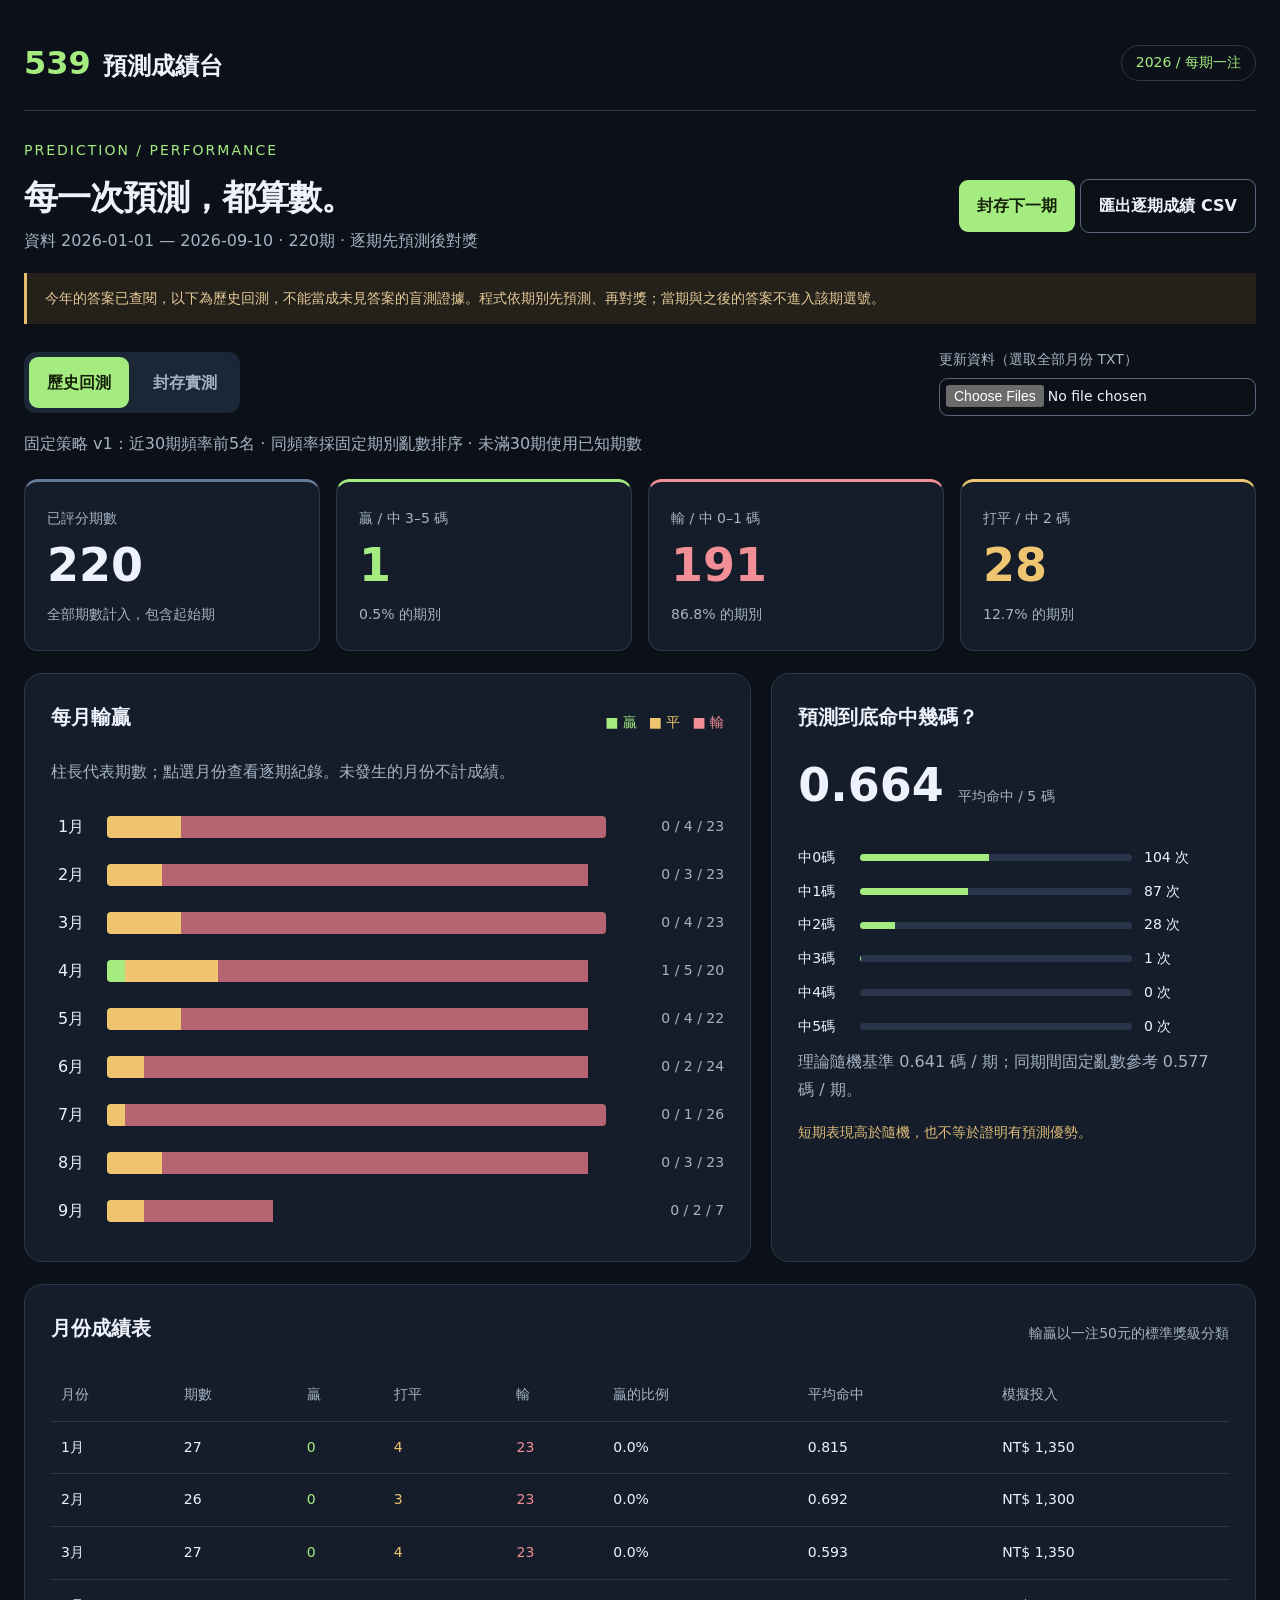
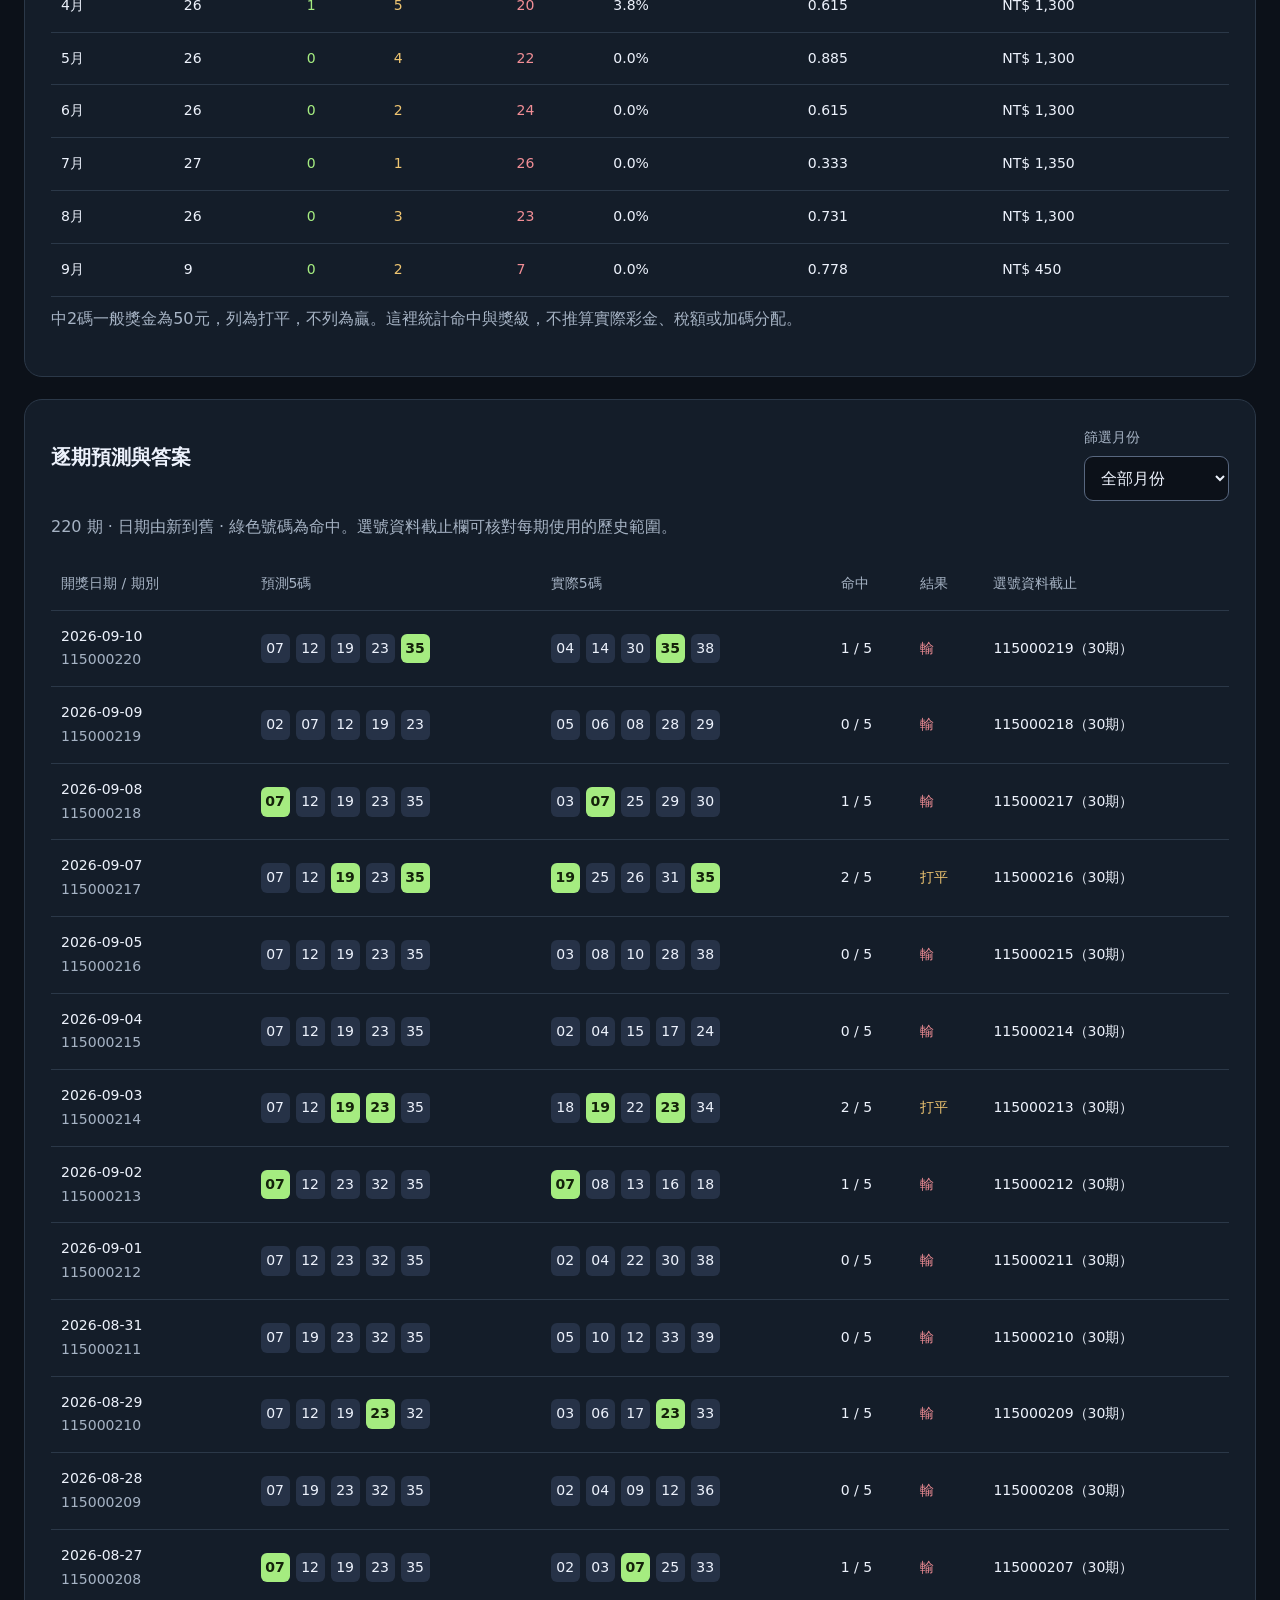
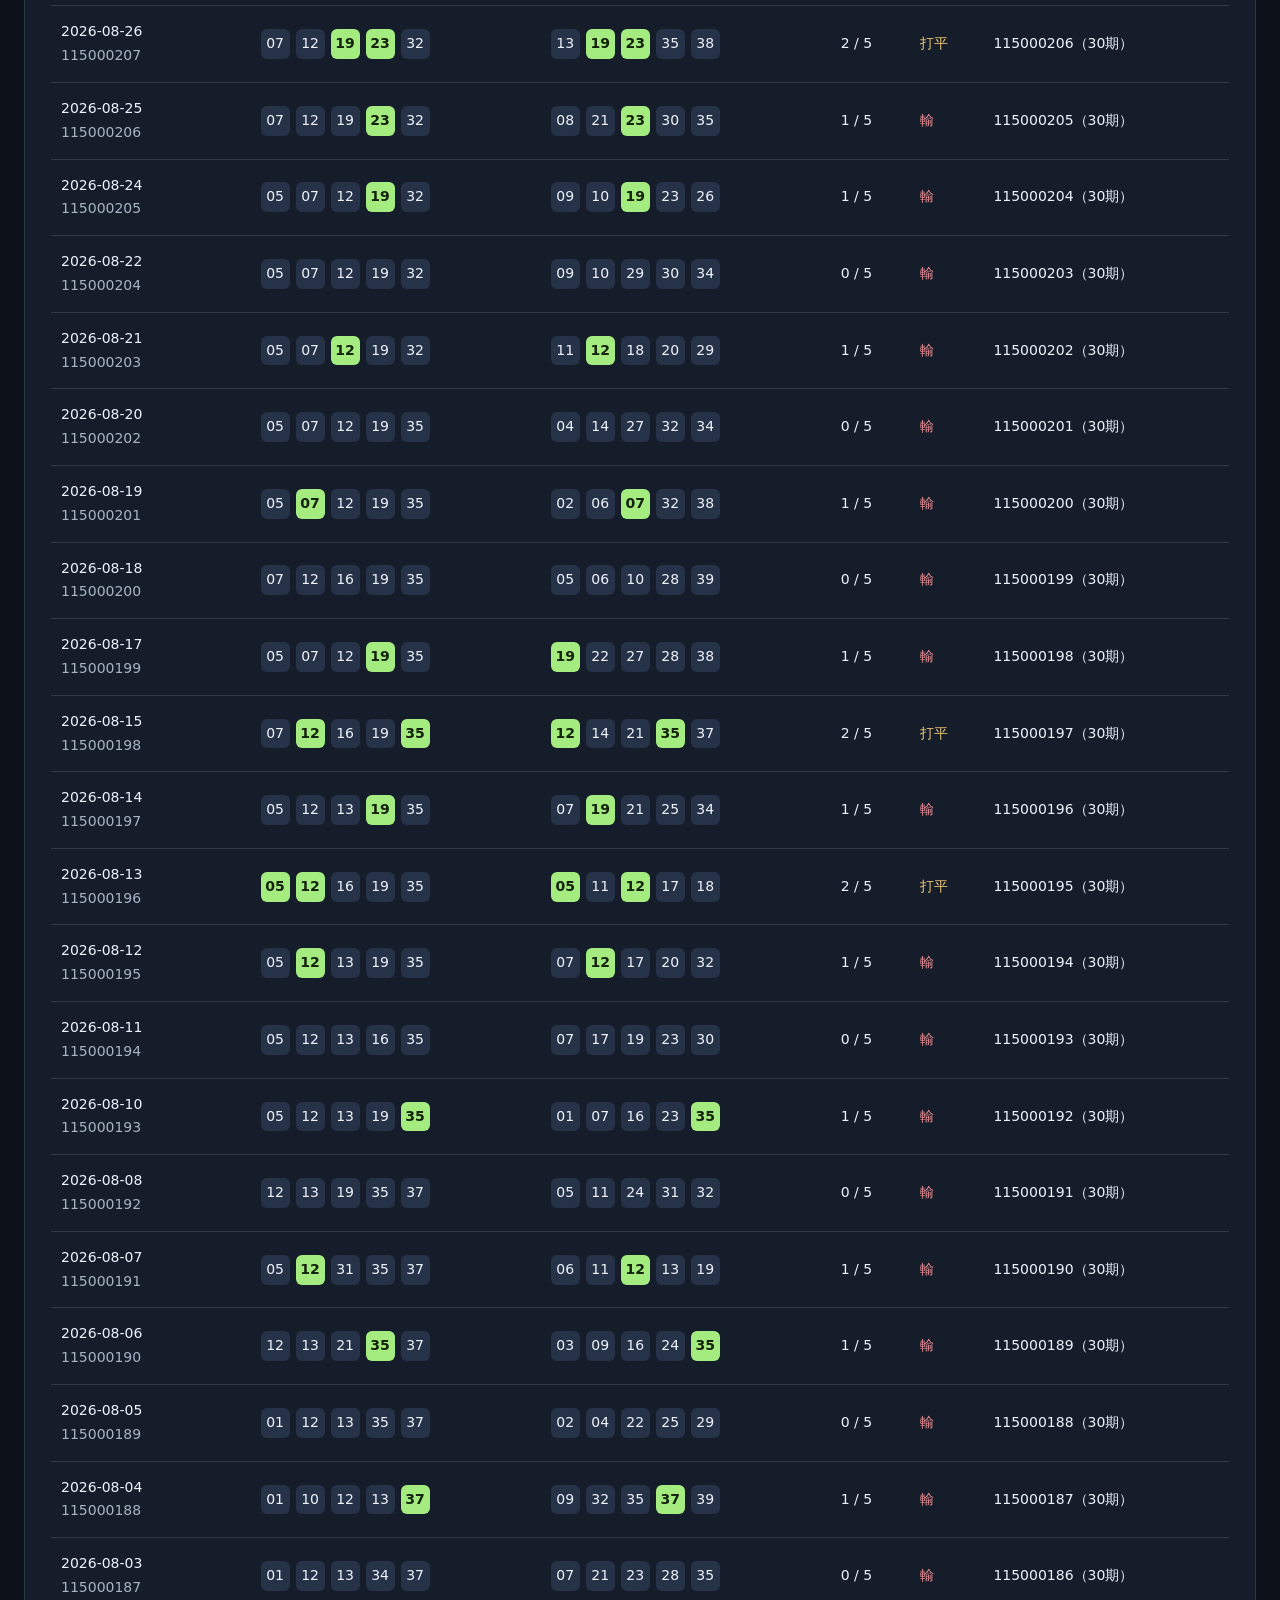
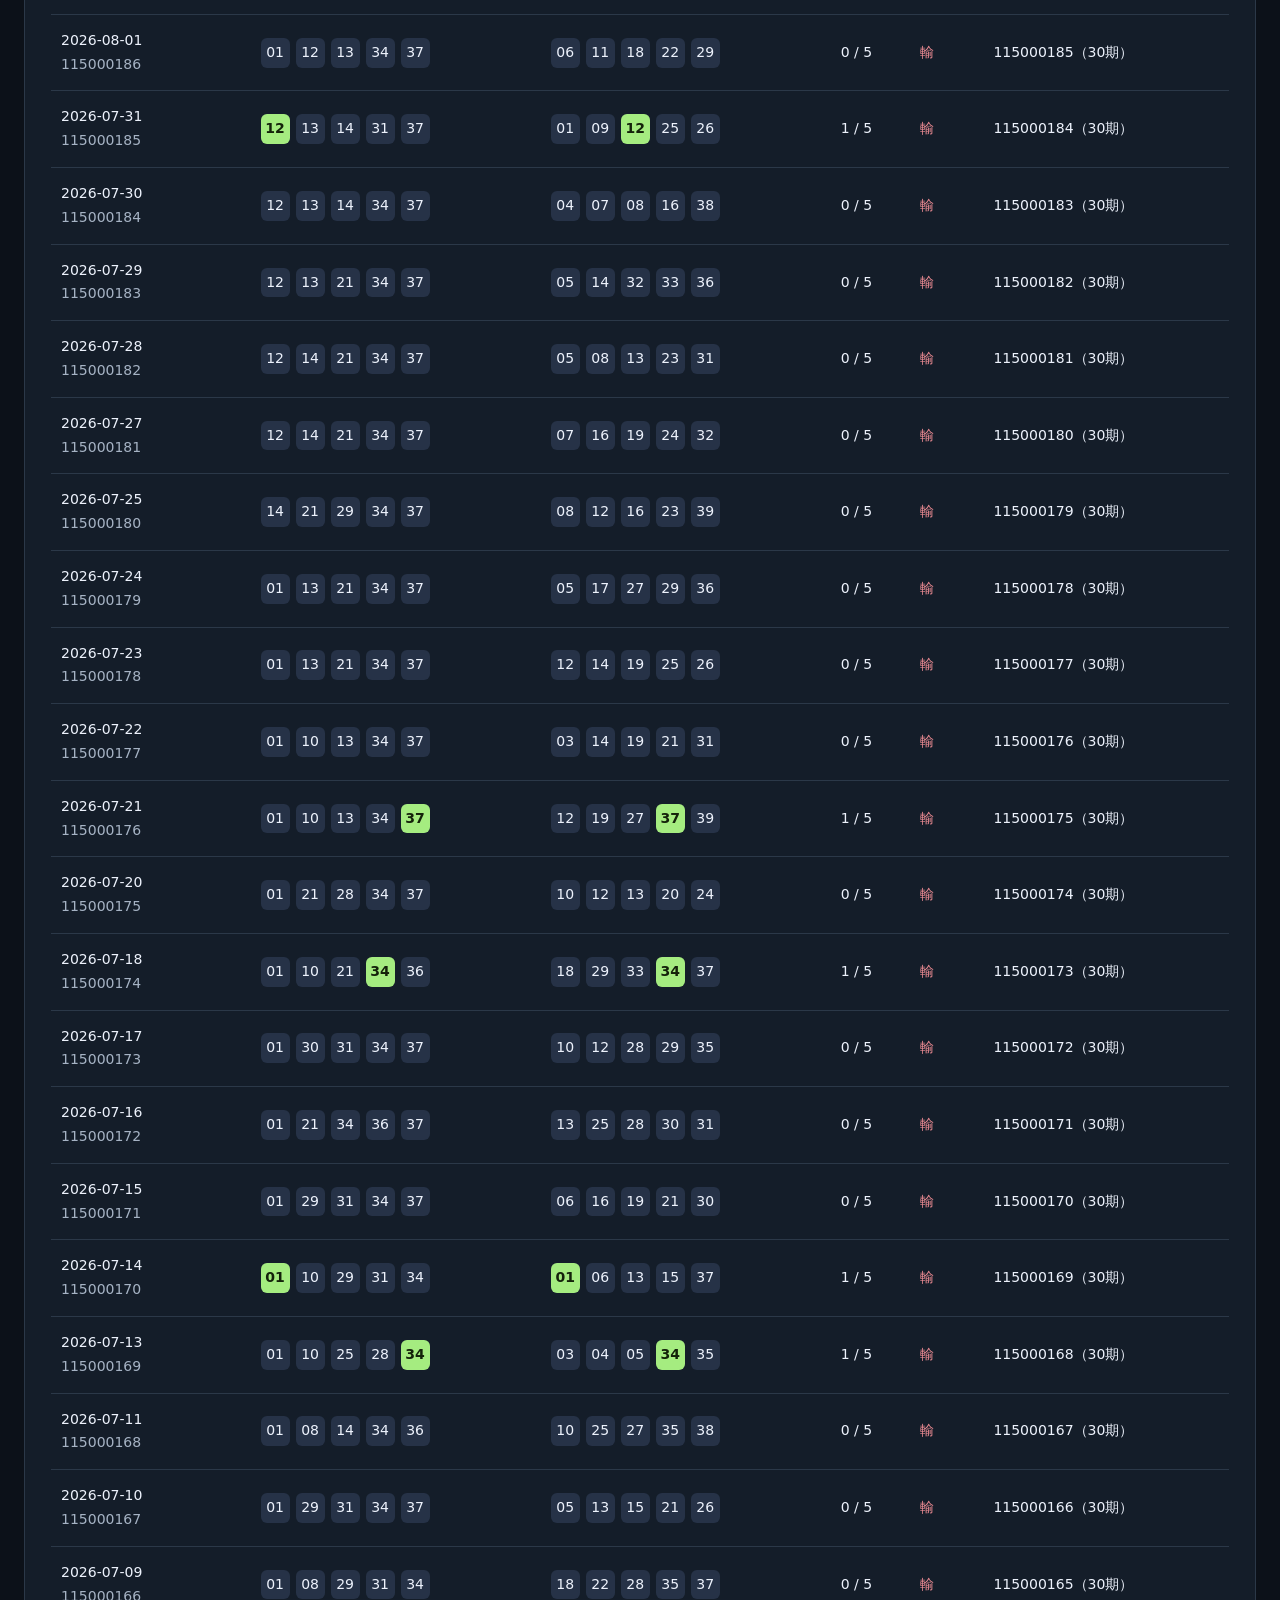
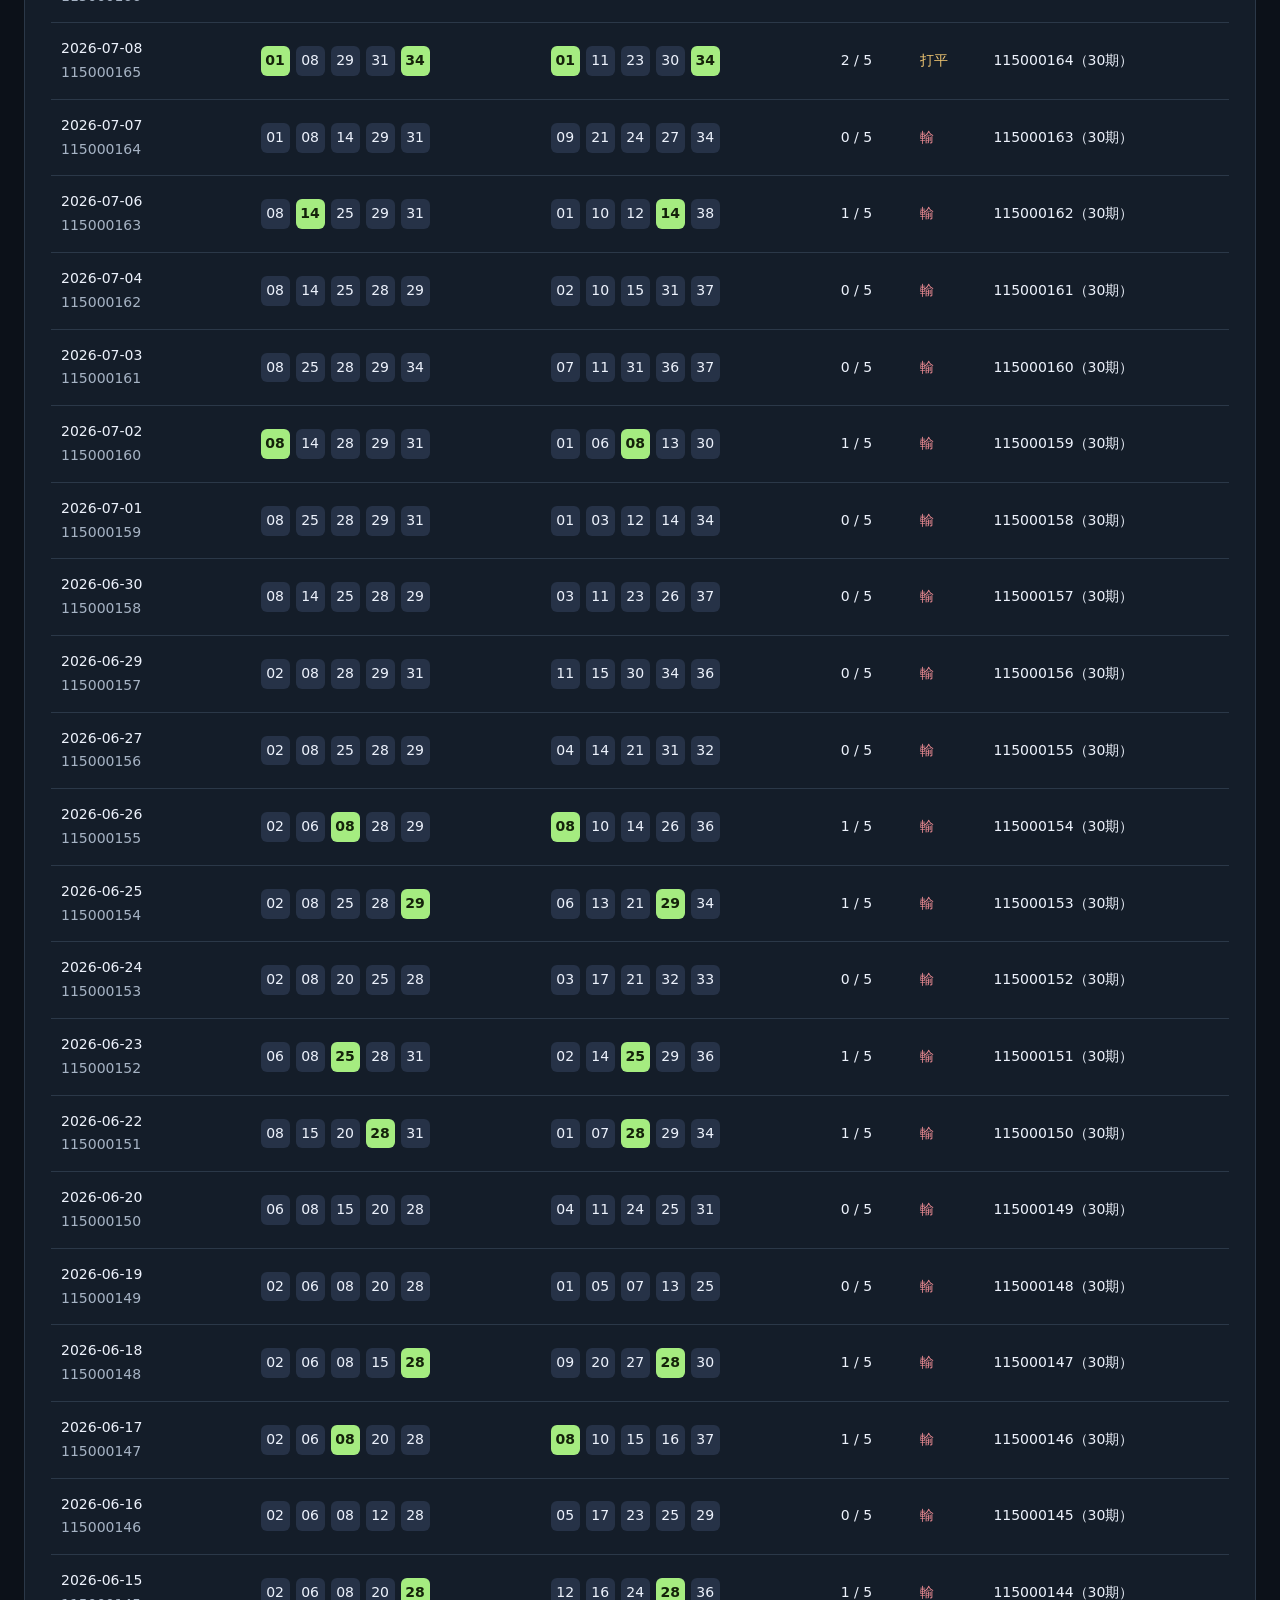
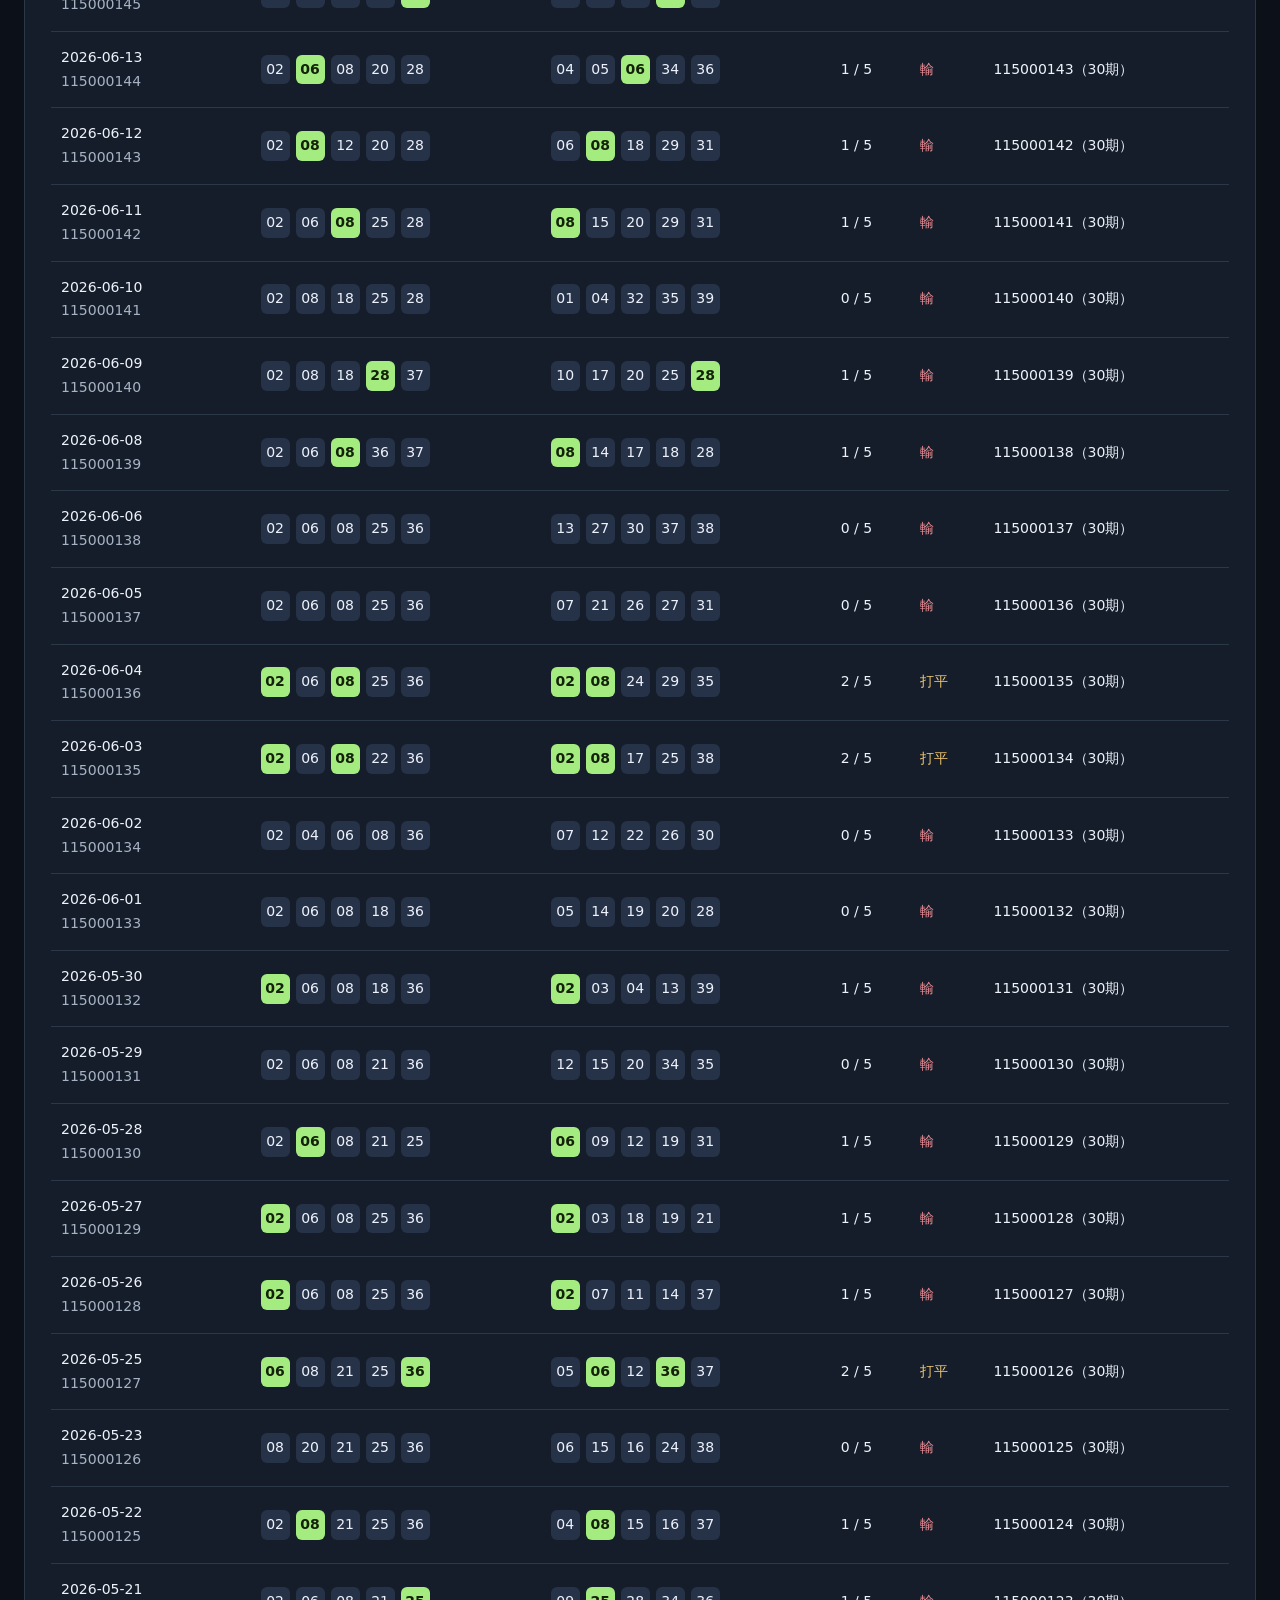
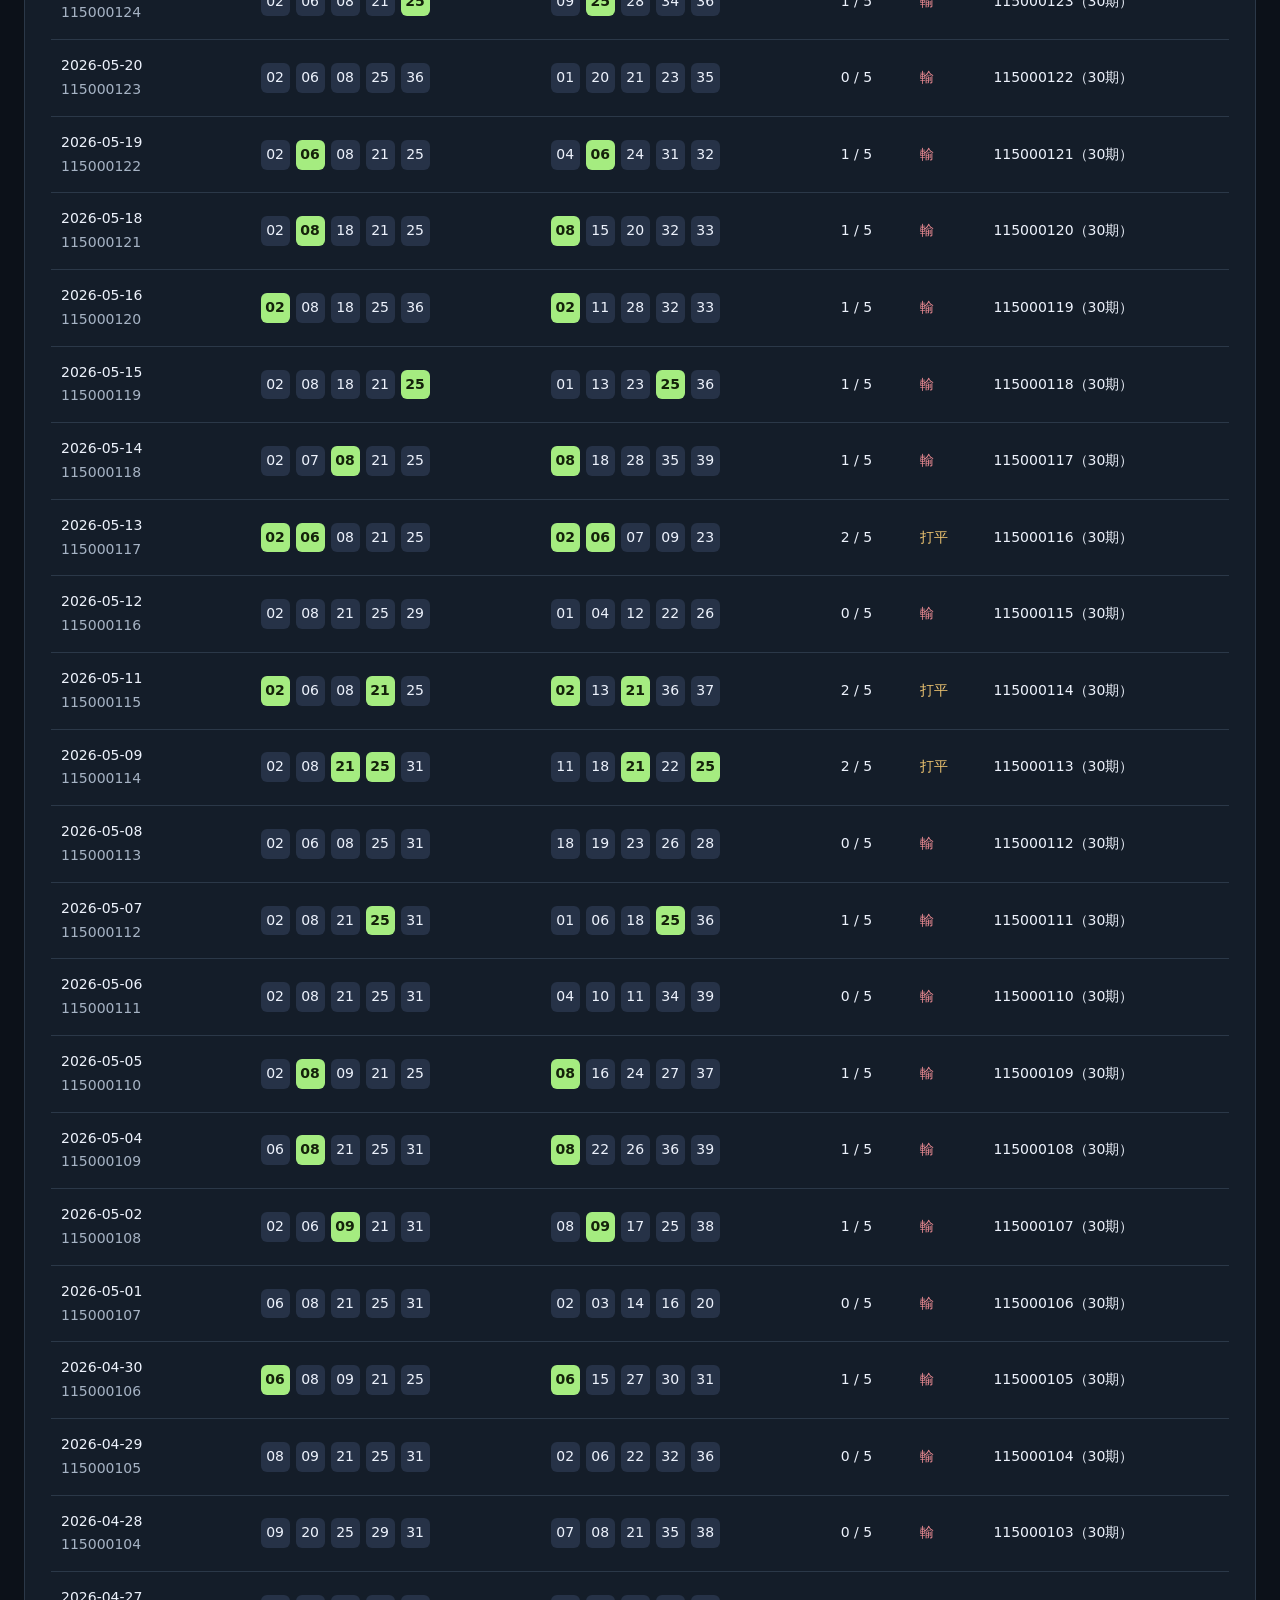
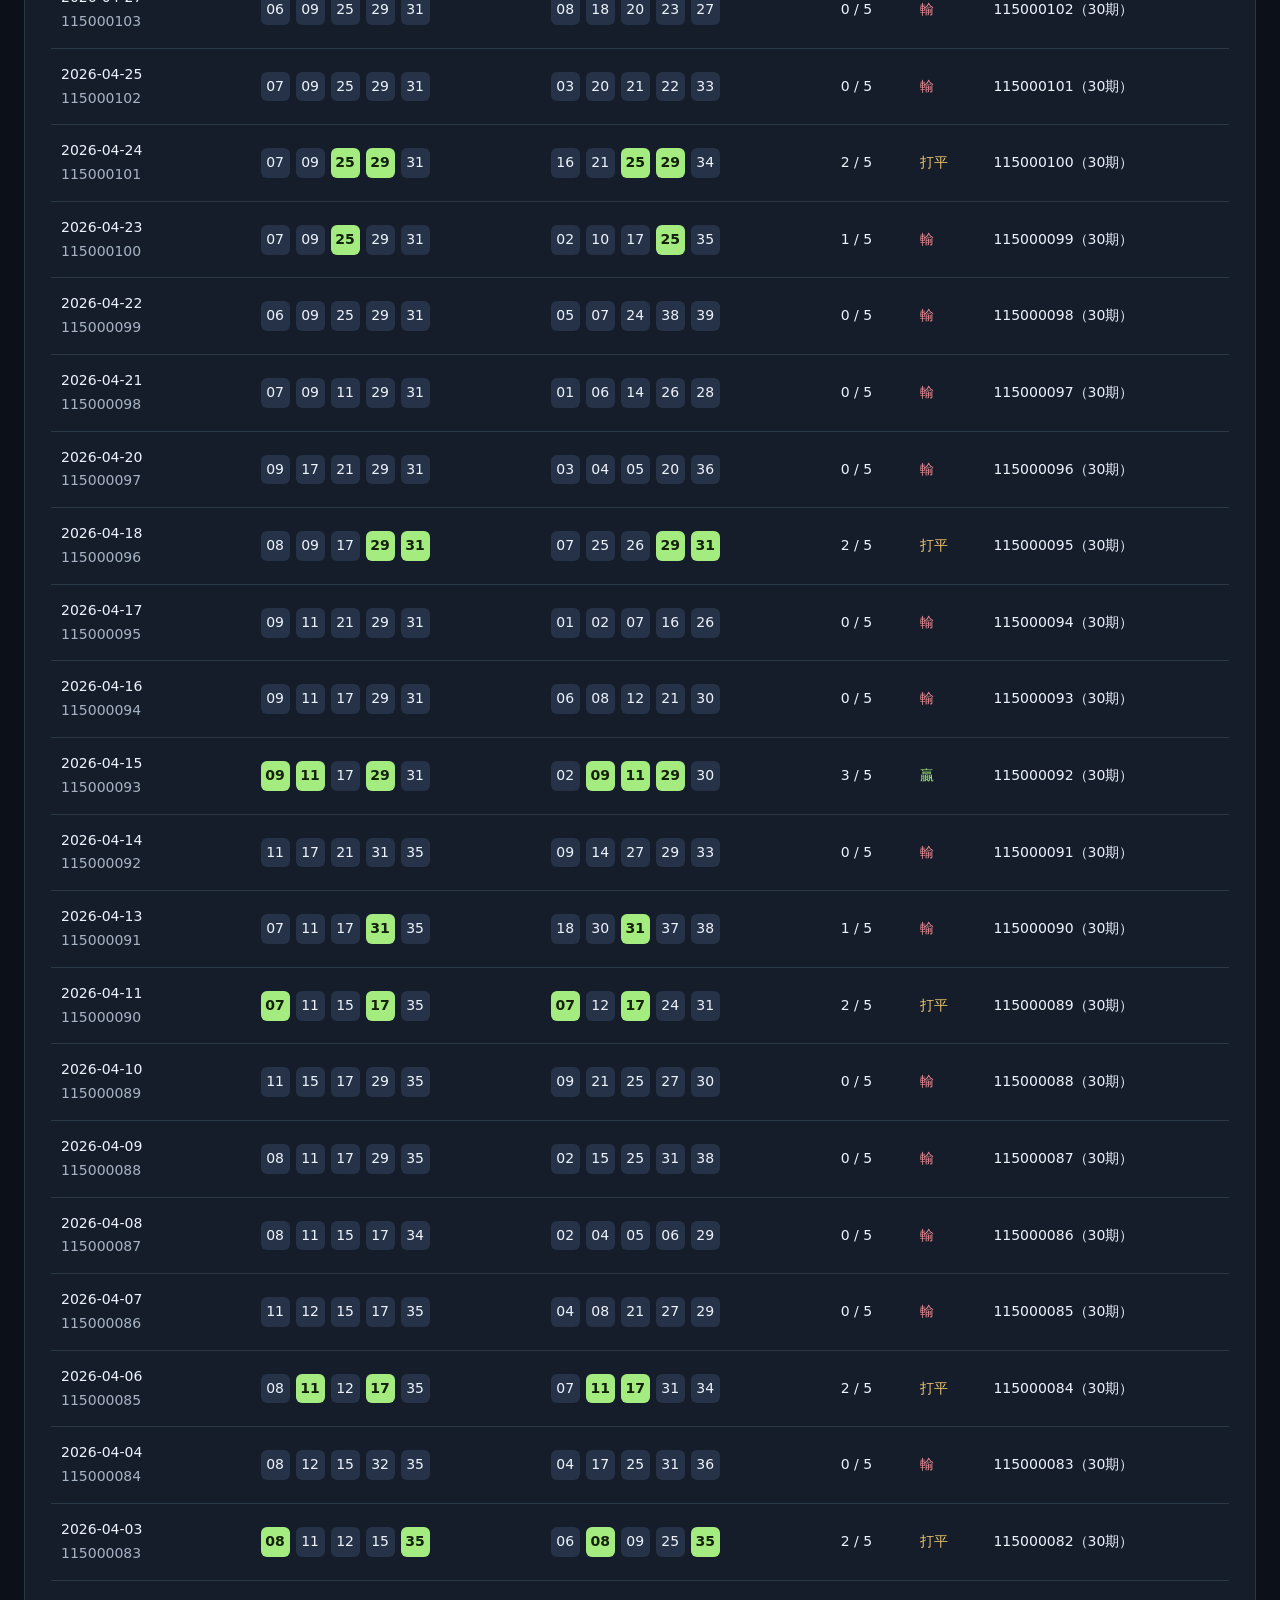
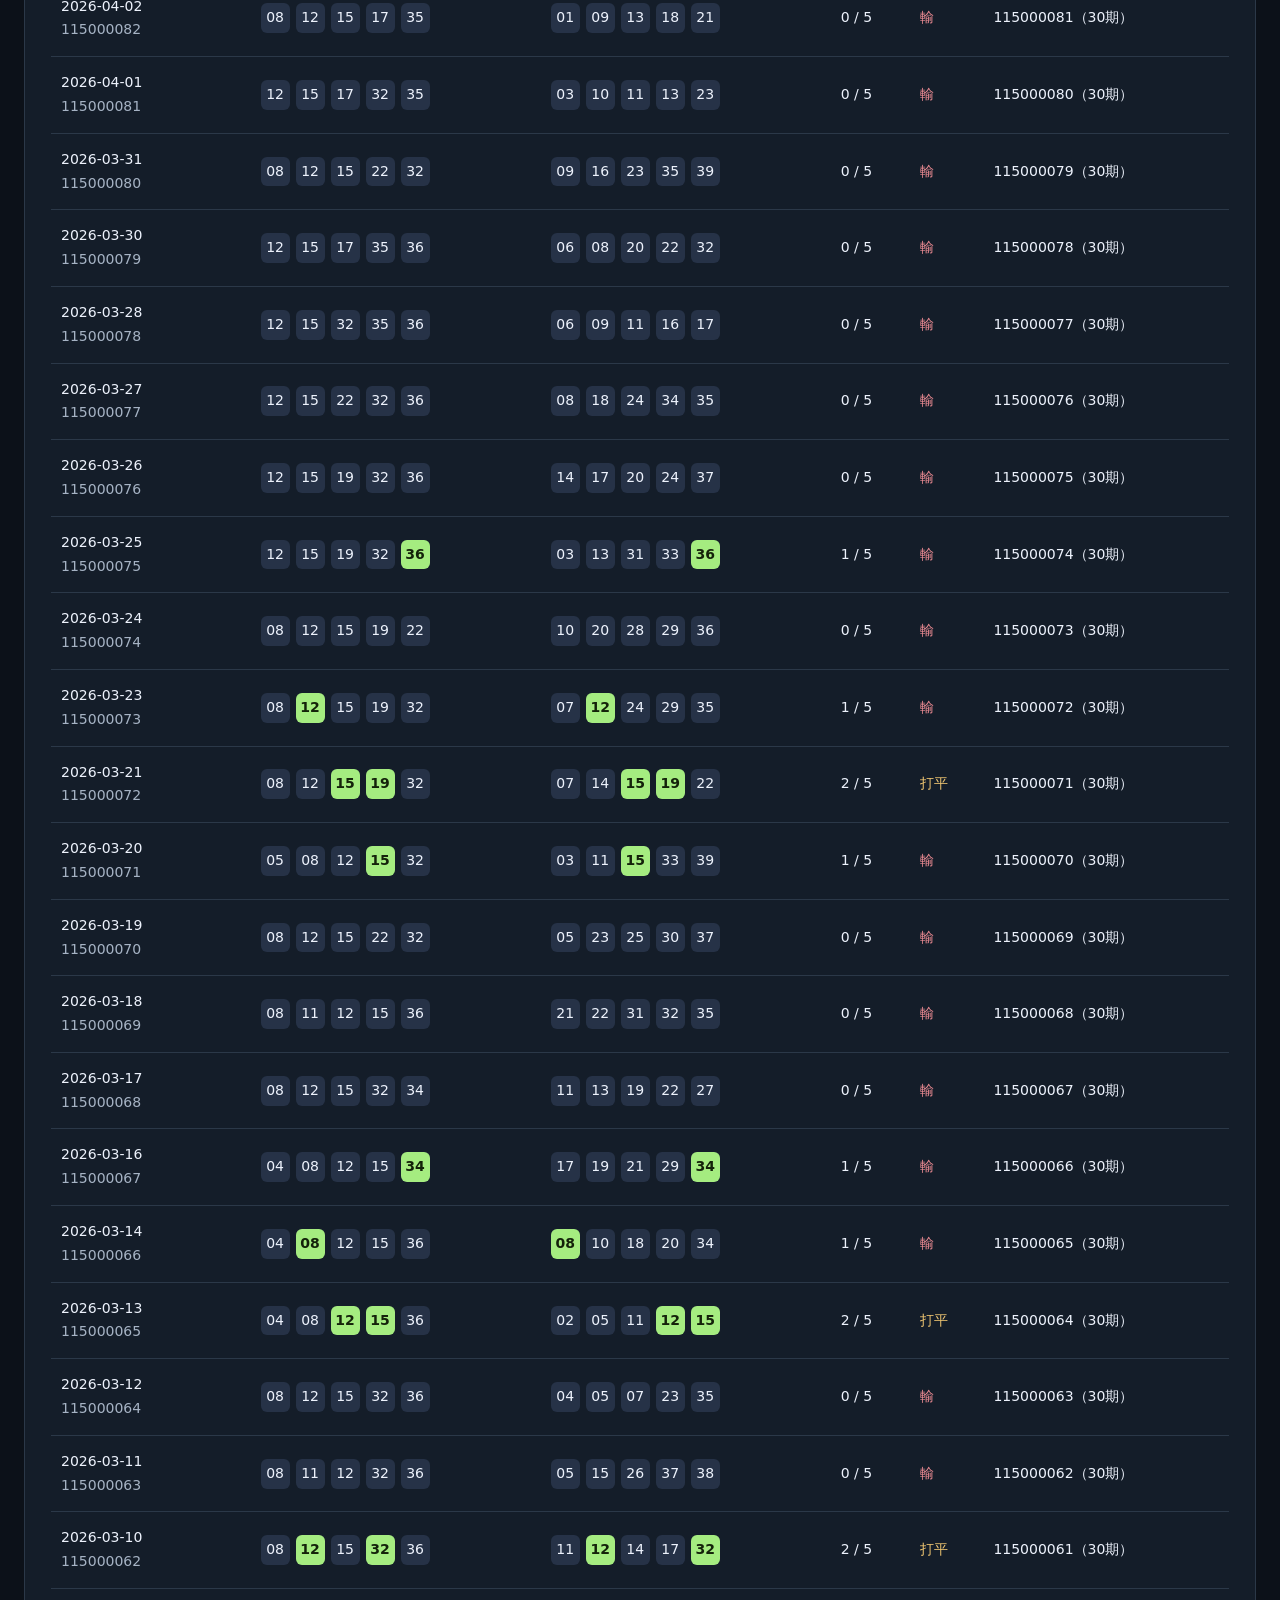
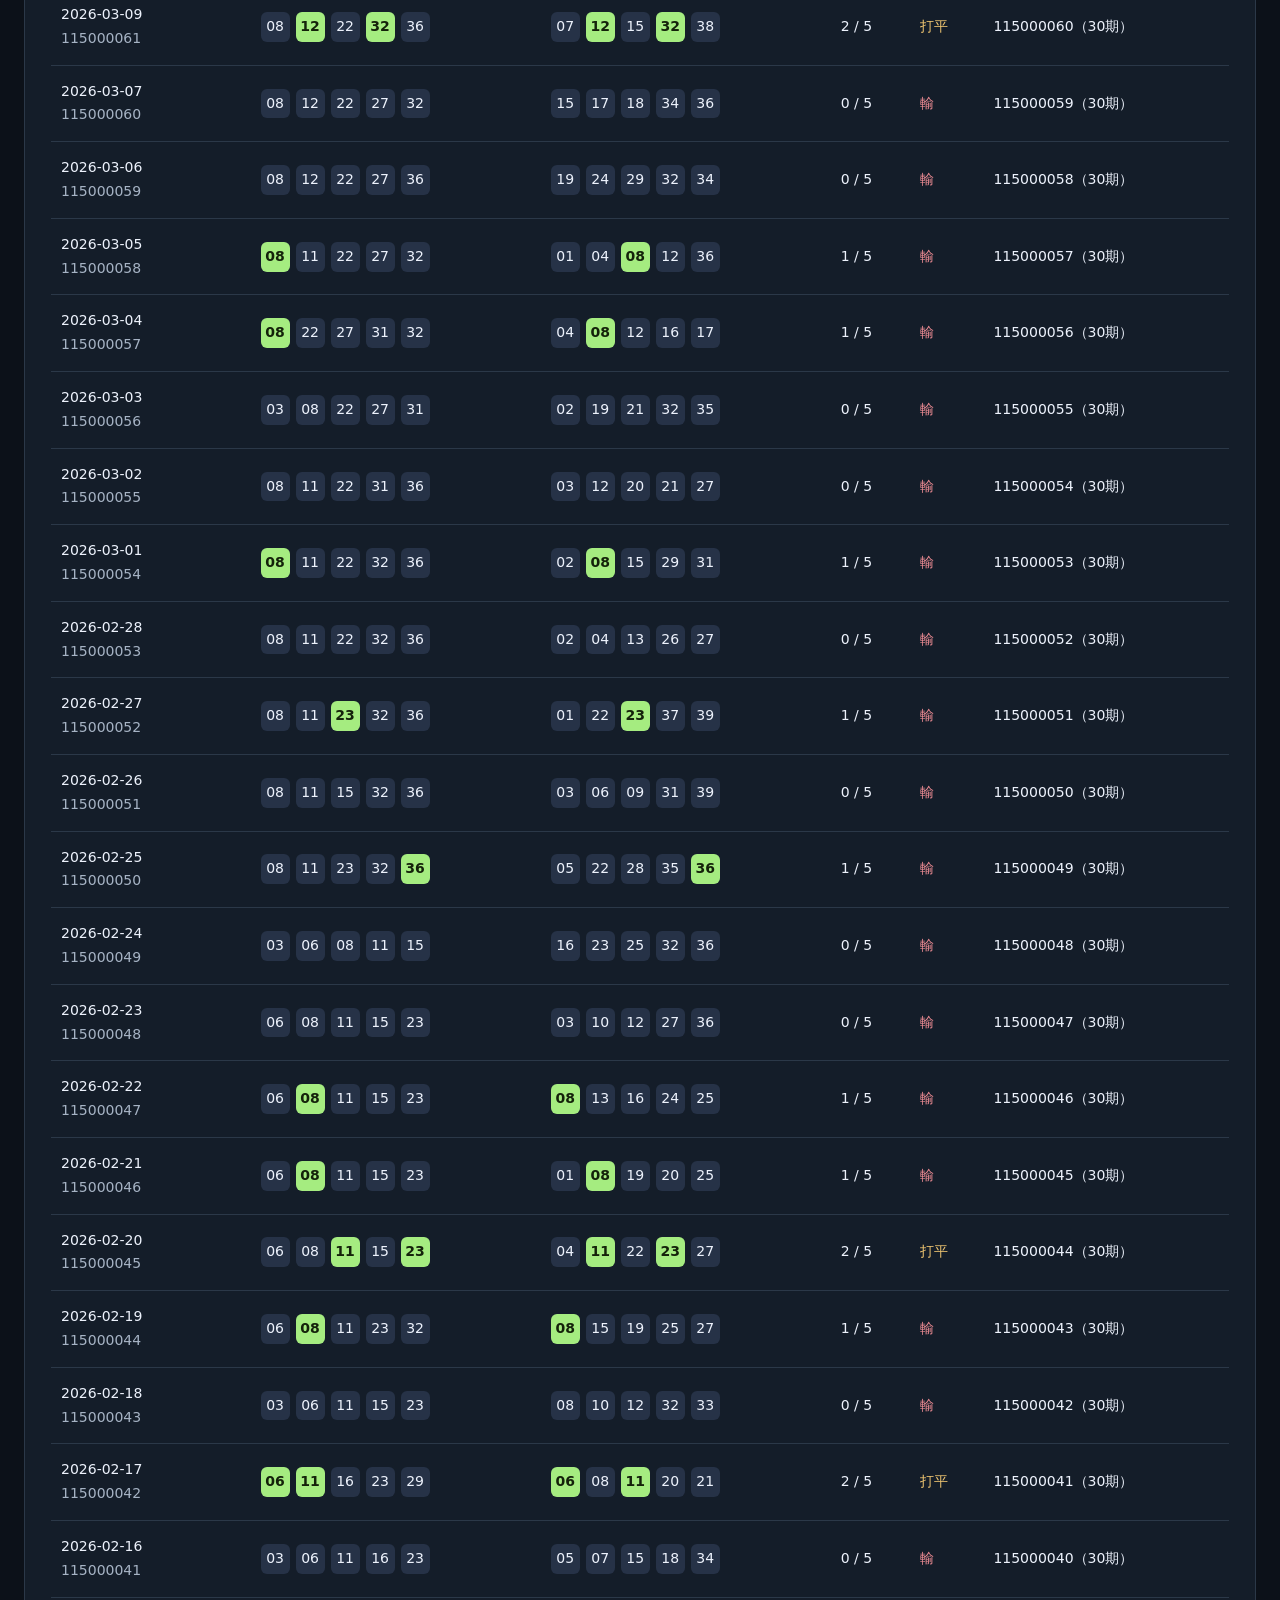
<file: legacy.html>
<!doctype html>
<html lang="zh-Hant"><head><meta charset="utf-8"><meta name="viewport" content="width=device-width,initial-scale=1"><meta http-equiv="Content-Security-Policy" content="default-src 'none'; script-src 'unsafe-inline'; style-src 'unsafe-inline'; connect-src 'none'; img-src data:; base-uri 'none'; form-action 'none'"><title>539｜每月預測輸贏 Dashboard</title><meta name="description" content="2026今彩539逐期回測與每月輸贏統計，明確區分歷史回測與開獎前封存實測。"><style>
:root{color-scheme:dark;--bg:#0b1020;--panel:#151d31;--line:#303c56;--text:#edf2fc;--muted:#a9b7ce;--accent:#c3f36b}*{box-sizing:border-box}body{margin:0;background:var(--bg);color:var(--text);font:16px/1.7 system-ui,"Microsoft JhengHei",sans-serif}main{max-width:1120px;margin:auto;padding:36px 24px}header{display:flex;align-items:center;justify-content:space-between;gap:20px;border-bottom:1px solid var(--line);padding-bottom:24px}.brand{font-size:24px;font-weight:800}.brand b{color:var(--accent);font-size:32px;margin-right:12px}.badge{border:1px solid var(--line);border-radius:30px;padding:5px 14px;font-size:14px;color:var(--accent)}h1{font-size:clamp(28px,4vw,42px);line-height:1.3;letter-spacing:-1px;margin:28px 0 12px}h2{font-size:20px;margin:0 0 16px}p{margin:8px 0 18px}.muted,small{color:var(--muted)}small{font-size:14px}.layout{display:grid;grid-template-columns:1.45fr 1fr;gap:20px;margin-top:26px}.card{background:var(--panel);border:1px solid var(--line);border-radius:18px;padding:26px}.eyebrow{font-size:14px;letter-spacing:2px;color:var(--accent);margin-bottom:12px}.fields{display:grid;grid-template-columns:1fr 1fr;gap:14px}label{display:block;font-size:14px;color:var(--muted);margin-bottom:6px}input,select,button{font:inherit}input,select{width:100%;padding:11px 12px;border:1px solid #58677f;border-radius:9px;background:var(--bg);color:var(--text);min-width:0}button{border:0;border-radius:9px;padding:12px 18px;cursor:pointer;font-weight:700;background:var(--accent);color:#152209;min-height:48px}button.secondary{background:transparent;color:var(--text);border:1px solid #58677f}button:disabled{opacity:.45;cursor:not-allowed}button:focus-visible,input:focus-visible,select:focus-visible{outline:3px solid #8eb8ff;outline-offset:3px}.full{width:100%;margin-top:18px}.balls{display:flex;gap:12px;margin:26px 0;flex-wrap:wrap}.ball{display:grid;place-items:center;width:64px;height:64px;border-radius:50%;font-size:26px;font-weight:800;background:var(--accent);color:#172407;font-variant-numeric:tabular-nums}.ball.empty{background:#263249;color:#b2c0d8}.numbers{color:var(--accent);font-variant-numeric:tabular-nums;white-space:nowrap}.stats{display:grid;grid-template-columns:repeat(3,1fr);gap:16px;margin:20px 0}.stat{padding:18px 22px;border-left:2px solid var(--accent);background:#10182a}.stat strong{display:block;font-size:30px;line-height:1.4}.hash{overflow-wrap:anywhere;font:13px/1.7 ui-monospace,monospace;color:var(--muted)}.notice{color:#e0bd78;font-size:14px}.tablewrap{overflow-x:auto}table{width:100%;border-collapse:collapse;font-size:14px}th,td{text-align:left;padding:14px 10px;border-bottom:1px solid var(--line)}th{color:var(--muted);font-weight:500}td{overflow-wrap:anywhere}td:first-child{max-width:180px}.row{display:flex;justify-content:space-between;gap:16px;align-items:center;margin-bottom:12px}.barrow{display:grid;grid-template-columns:50px 1fr 85px;gap:12px;align-items:center;font-size:14px;margin:10px 0}.bar{height:7px;background:#29354a;border-radius:8px;overflow:hidden}.bar i{display:block;height:100%;background:var(--accent)}#message{min-height:28px;margin:14px 0;color:#e0bd78}details{margin-top:22px}summary{cursor:pointer;font-weight:700}a{color:#bddeff}footer{margin:25px 0;color:var(--muted);font-size:14px}[hidden]{display:none!important}@media(max-width:760px){main{padding:20px 16px}.layout{grid-template-columns:1fr}.card{padding:20px}.fields{grid-template-columns:1fr}.stats{gap:8px}.stat{padding:12px}.stat strong{font-size:24px}.ball{width:50px;height:50px;font-size:23px}.balls{gap:9px}header{align-items:flex-start}.badge{max-width:140px}.row{flex-wrap:wrap}}

:root{--bg:#0c1119;--panel:#141d29;--line:#2b3848;--muted:#a6b3c4;--accent:#a5ec80}main{max-width:1320px}h1{font-size:34px;margin:0 0 8px}h2{margin:0 0 12px}header{padding-bottom:20px}.db-heading{display:flex;justify-content:space-between;align-items:center;gap:24px;margin-top:28px}.db-disclosure{padding:14px 18px;border-left:3px solid #e7be70;background:#24211b;color:#e5c997;font-size:14px}.db-controls{display:flex;align-items:center;justify-content:space-between;gap:22px;margin:24px 0 14px}.db-tabs{display:flex;gap:6px;padding:5px;background:#1b2636;border-radius:12px;flex-shrink:0}.db-tabs button{background:transparent;color:var(--muted)}.db-tabs button.active{background:var(--accent);color:#152209}.db-import{max-width:340px}.db-import input{font-size:14px;padding:6px}.db-import label{font-size:14px}.db-kpis{display:grid;grid-template-columns:repeat(4,1fr);gap:16px;margin:22px 0}.db-kpi{border:1px solid var(--line);border-radius:14px;padding:22px;background:var(--panel);border-top:3px solid #637998}.db-kpi strong{display:block;font-size:46px;line-height:1.5;font-variant-numeric:tabular-nums}.db-kpi span{font-size:14px;color:var(--muted)}.db-kpi.win{border-top-color:#a5ec80}.db-kpi.loss{border-top-color:#f28e96}.db-kpi.tie{border-top-color:#efc571}.win{color:#a5ec80}.loss{color:#f28e96}.tie{color:#efc571}.db-grid{display:grid;grid-template-columns:1.5fr 1fr;gap:20px}.db-legend{display:flex;gap:12px;font-size:14px}.db-bar-button{display:grid;grid-template-columns:40px 1fr 102px;gap:16px;align-items:center;width:100%;padding:9px 0;background:transparent;color:var(--text);font-weight:400}.db-bar-button:hover{background:#1b283a}.db-track{height:22px;display:flex;overflow:hidden;border-radius:4px}.db-track .win{background:#a5ec80}.db-track .tie{background:#efc571}.db-track .loss{background:#b66471}.db-triple{font-size:14px;font-variant-numeric:tabular-nums;white-space:nowrap;text-align:right;color:var(--muted)}.db-average{display:flex;align-items:baseline;gap:14px;margin-bottom:22px}.db-average strong{font-size:46px}.db-average span{color:var(--muted);font-size:14px}.db-months,.db-details,.db-method{margin-top:22px}.db-method p{margin-top:16px}.db-small-balls{display:flex;gap:6px;white-space:nowrap}.db-small-balls span{background:#263247;border-radius:6px;min-width:29px;text-align:center;padding:3px}.db-small-balls .hit{background:#a5ec80;color:#14220a;font-weight:750}.db-months td,.db-months th{white-space:nowrap}.db-details td:first-child{min-width:130px}.db-details th:nth-child(6){min-width:160px}#db-message{color:#efc571}.db-forward{margin-top:24px}.db-forward>summary{font-size:21px}.db-forward .layout{margin-top:22px}.db-forward footer{margin-bottom:0}#db-export{white-space:nowrap}.db-caption{font-size:14px;color:var(--muted);margin-top:26px}.db-details select{min-width:145px}
@media(max-width:850px){.db-grid{grid-template-columns:1fr}.db-kpis{grid-template-columns:repeat(2,1fr)}.db-controls{align-items:flex-start;flex-direction:column}.db-import{max-width:100%;width:100%}.db-heading{align-items:flex-start;flex-direction:column;gap:10px;margin-bottom:18px}.db-kpi{padding:18px}.db-kpi strong{font-size:38px}.db-bar-button{grid-template-columns:35px 1fr 91px;gap:8px}.db-triple{font-size:14px}.db-legend{gap:8px}.db-small-balls{gap:4px}.db-kpis{gap:10px}}@media(prefers-reduced-motion:reduce){*{scroll-behavior:auto!important}}
</style></head><body><main><div class="db">
<header><div class="brand"><b>539</b>預測成績台</div><span class="badge">2026 / 每期一注</span></header>
<div class="db-heading"><div><div class="eyebrow">PREDICTION / PERFORMANCE</div><h1>每一次預測，都算數。</h1><p class="muted" id="db-range"></p></div><div class="db-heading-actions"><button id="db-open-forward">封存下一期</button> <button class="secondary" id="db-export">匯出逐期成績 CSV</button></div></div>
<div class="db-disclosure">今年的答案已查閱，以下為歷史回測，不能當成未見答案的盲測證據。程式依期別先預測、再對獎；當期與之後的答案不進入該期選號。</div>
<div class="db-controls"><div class="db-tabs" role="group" aria-label="統計資料範圍"><button id="db-history" class="active" aria-pressed="true">歷史回測</button><button id="db-live" aria-pressed="false">封存實測</button></div><div class="db-import"><label for="db-files">更新資料（選取全部月份 TXT）</label><input type="file" id="db-files" accept=".txt,text/plain" multiple></div></div>
<p class="muted" id="db-mode-note">固定策略 v1：近30期頻率前5名 · 同頻率採固定期別亂數排序 · 未滿30期使用已知期數</p>
<div id="db-message" role="status" aria-live="polite"></div>
<div class="db-kpis"><div class="db-kpi"><small>已評分期數</small><strong id="db-total">—</strong><span id="db-total-note">每期 5 碼，全部計入</span></div><div class="db-kpi win"><small>贏 / 中 3–5 碼</small><strong id="db-wins">—</strong><span id="db-winrate">—</span></div><div class="db-kpi loss"><small>輸 / 中 0–1 碼</small><strong id="db-losses">—</strong><span id="db-lossrate">—</span></div><div class="db-kpi tie"><small>打平 / 中 2 碼</small><strong id="db-ties">—</strong><span id="db-tierate">—</span></div></div>
<div class="db-grid"><section class="card"><div class="row"><h2>每月輸贏</h2><div class="db-legend"><span class="win">■ 贏</span><span class="tie">■ 平</span><span class="loss">■ 輸</span></div></div><p class="muted">柱長代表期數；點選月份查看逐期紀錄。未發生的月份不計成績。</p><div id="db-bars"></div></section><section class="card"><h2>預測到底命中幾碼？</h2><div class="db-average"><strong id="db-average">—</strong><span>平均命中 / 5 碼</span></div><div id="db-hit-bars"></div><p class="muted" id="db-comparison"></p><p class="notice">短期表現高於隨機，也不等於證明有預測優勢。</p></section></div>
<section class="card db-months"><div class="row"><h2>月份成績表</h2><small>輸贏以一注50元的標準獎級分類</small></div><div class="tablewrap"><table><thead><tr><th>月份</th><th>期數</th><th>贏</th><th>打平</th><th>輸</th><th>贏的比例</th><th>平均命中</th><th>模擬投入</th></tr></thead><tbody id="db-month-table"></tbody></table></div><p class="muted">中2碼一般獎金為50元，列為打平，不列為贏。這裡統計命中與獎級，不推算實際彩金、稅額或加碼分配。</p></section>
<section class="card db-details"><div class="row"><h2>逐期預測與答案</h2><div><label for="db-month">篩選月份</label><select id="db-month"><option value="all">全部月份</option></select></div></div><p class="muted" id="db-detail-note"></p><div class="tablewrap"><table><thead><tr><th>開獎日期 / 期別</th><th>預測5碼</th><th>實際5碼</th><th>命中</th><th>結果</th><th>選號資料截止</th></tr></thead><tbody id="db-details"></tbody></table></div></section>
<details class="card db-method"><summary>選號方法、資料與防止偷看答案的做法</summary><p>固定使用最近30期的號碼出現次數，取前5名。相同次數的排序由「539-fixed-v1:期別」產生的固定偽亂數決定；沒有可供重抽的按鈕，也不依成績改種子。第一期沒有之前資料，全部號碼同分，使用相同排序規則。</p><p>每次呼叫選號函式，只傳入先前期別的紀錄與目標期別。取得5個預測號碼後才對照當期答案，最後才把當期答案加入下期可用資料。所有期數都納入，包括未滿30期的起始階段。</p><p>比較基準使用相同期別種子的固定偽亂數抽5碼，完全不讀取歷史答案；其實現與主要策略的同頻率排序共用同一套洗牌規則。這是單一路徑參考，非大量模擬估計。公平隨機開獎的理論平均命中為25/39＝0.641碼。</p><p>歷史資料來自資料夾2026中的01.txt～09.txt，初始內嵌快照截至2026-09-10。離線雙擊也能使用；修改TXT後需選取全部月份重新載入。匯入資料僅影響目前頁面，重新開啟會回到內嵌快照。</p><p>歷史回測只能檢查這套固定規則的過往表現。要評估真正未見答案的能力，請在下方開獎前封存預測，開獎後再登錄答案；本機時間與摘要仍不等同可信第三方的時間證明。</p><p class="muted">資料來源：<a href="https://gdf99.com/lottery/539/2026" target="_blank" rel="noopener noreferrer">久久樂透網</a>、<a href="https://lotto.auzo.com.tw/daily539/list_2026_all.html" target="_blank" rel="noopener noreferrer">奧索樂透網</a>。獎級參考：<a href="https://lotto.ctbcbank.com/result_all.htm" target="_blank" rel="noopener noreferrer">中信銀行彩券管理部</a>。</p></details>
</div>

<details class="card db-forward" id="db-forward"><summary>下一期前瞻盲測 · 先封存，再登錄答案</summary><div class="layout"><section class="card"><div class="eyebrow">01 / 封存預測</div><h2>下一次盲測</h2>
<form id="predictForm"><div class="fields"><div><label for="period">期別或自訂識別（不可重複）</label><input id="period" maxlength="40" placeholder="例如：115000221" required autocomplete="off"></div><div><label for="drawAt">預定開獎時間（此裝置時區）</label><input type="datetime-local" id="drawAt" required></div></div>
<button class="full" id="predict" type="submit">產生 5 碼並封存</button></form>
<div id="balls" class="balls" aria-label="預測號碼"><span class="ball empty">?</span><span class="ball empty">?</span><span class="ball empty">?</span><span class="ball empty">?</span><span class="ball empty">?</span></div>
<p id="predictionMeta" class="muted">尚未產生預測。使用與歷史回測相同的近30期頻率策略。</p><div id="hash" class="hash"></div>
<p class="notice">封存後，須完成本期評分才能產生下一組，避免重抽挑選有利結果。</p></section>
<section class="card"><div class="eyebrow">02 / 揭曉答案</div><h2>開獎後再輸入</h2><p class="muted">本期答案只在封存後登錄；完成後可成為下一期的歷史資料。每期答案限登錄一次，請核對後送出。</p>
<form id="scoreForm"><label for="actual">實際開出的 5 個號碼（01–39）</label><input id="actual" placeholder="以空格或逗號分隔" autocomplete="off" required><button id="score" class="full" type="submit">登錄答案並計算命中</button></form><p class="muted" id="scoreHint">先完成左側封存，才能登錄答案。</p><p class="notice">本工具無法驗證你輸入的期別、時間與答案；請使用尚未開獎的真實期別。</p></section></div>
<div id="message" role="status" aria-live="polite"></div>
<section aria-label="實測成績" class="stats"><div class="stat"><small>已評分期數 / 已封存</small><strong id="count">0 / 0</strong></div><div class="stat"><small>平均命中 / 5 碼</small><strong id="average">—</strong></div><div class="stat"><small>至少命中 2 碼</small><strong id="two">—</strong></div></section>
<section class="card"><div class="row"><h2>完整實測紀錄</h2><button type="button" id="export" class="secondary">匯出封存與成績 JSON</button></div><p class="muted" id="assessment">尚無成績；不顯示模擬準確率。</p><div class="tablewrap"><table><thead><tr><th>期別 / 本機封存時間</th><th>預測</th><th>答案</th><th>命中</th></tr></thead><tbody id="history"></tbody></table></div></section>
<div class="layout"><section class="card"><h2>公平隨機開獎的比較基準</h2><p class="muted">固定選 5 碼，每期平均命中 <b>0.641 碼</b>。5 碼全中機率為 <b>1 / 575,757</b>。</p><div id="distribution"></div></section>
<section class="card"><h2>這份預測如何產生？</h2><p>使用近30期頻率前5名，同頻率採固定期別偽亂數排序，與上方歷史回測完全相同。封存內容同時保存本次使用的歷史資料，方便核對。</p><p class="muted">在公平且獨立的開獎假設下，所有 5 碼組合機率相同。歷史頻率是否對未來有幫助，必須用未開獎的期別實測，不能由回測直接證明。</p><details><summary>封存的保證與限制</summary><p class="muted">每筆預測包含 SHA-256 摘要與上一筆摘要。程式啟動時核對預測內容，但本機檔案、時鐘及儲存資料皆可被修改；摘要不能證明預測早於開獎，也不能防止整份紀錄遭重建或刪除。</p><p class="muted">要做可供他人驗證的正式盲測，請在開獎前匯出 JSON，交由可信第三方保管或公開留存。答案與評分時間不包含於預測摘要；本機成績不具第三方認證。</p><p class="muted">資料只保存在目前瀏覽器的 localStorage；換瀏覽器、移動 HTML、私密模式或清除資料可能導致紀錄不可用。請定期匯出。</p></details></section></div>
<footer>規則參考：<a href="https://www.taiwanlottery.com/lotto/info/" target="_blank" rel="noopener noreferrer">台灣彩券遊戲介紹</a>。本頁不連線查詢獎號，使用內嵌或手動匯入的歷史資料。僅供機率實驗，不保證中獎。</footer>
</details><p class="db-caption">歷史回測與封存實測分開統計。資料保存在此裝置；請匯出保留自己的紀錄。</p></main><script id="db-data" type="application/json">[{"date":"2026-01-01","period":"115000001","numbers":[15,16,18,29,36]},{"date":"2026-01-02","period":"115000002","numbers":[17,18,25,36,39]},{"date":"2026-01-03","period":"115000003","numbers":[22,23,31,32,38]},{"date":"2026-01-05","period":"115000004","numbers":[10,16,18,34,39]},{"date":"2026-01-06","period":"115000005","numbers":[1,2,6,11,33]},{"date":"2026-01-07","period":"115000006","numbers":[5,10,14,15,28]},{"date":"2026-01-08","period":"115000007","numbers":[3,8,10,21,30]},{"date":"2026-01-09","period":"115000008","numbers":[1,12,14,22,34]},{"date":"2026-01-10","period":"115000009","numbers":[11,25,26,34,38]},{"date":"2026-01-12","period":"115000010","numbers":[3,13,18,24,30]},{"date":"2026-01-13","period":"115000011","numbers":[6,16,17,19,31]},{"date":"2026-01-14","period":"115000012","numbers":[1,2,16,33,35]},{"date":"2026-01-15","period":"115000013","numbers":[1,2,3,19,36]},{"date":"2026-01-16","period":"115000014","numbers":[18,19,22,27,29]},{"date":"2026-01-17","period":"115000015","numbers":[2,10,11,24,37]},{"date":"2026-01-19","period":"115000016","numbers":[12,16,23,24,29]},{"date":"2026-01-20","period":"115000017","numbers":[16,19,23,25,34]},{"date":"2026-01-21","period":"115000018","numbers":[4,15,23,27,38]},{"date":"2026-01-22","period":"115000019","numbers":[3,6,11,30,34]},{"date":"2026-01-23","period":"115000020","numbers":[3,11,12,21,31]},{"date":"2026-01-24","period":"115000021","numbers":[6,7,15,35,37]},{"date":"2026-01-26","period":"115000022","numbers":[6,15,23,26,30]},{"date":"2026-01-27","period":"115000023","numbers":[5,17,18,23,32]},{"date":"2026-01-28","period":"115000024","numbers":[10,11,23,24,29]},{"date":"2026-01-29","period":"115000025","numbers":[6,11,28,36,37]},{"date":"2026-01-30","period":"115000026","numbers":[16,17,29,30,36]},{"date":"2026-01-31","period":"115000027","numbers":[5,12,16,21,32]},{"date":"2026-02-02","period":"115000028","numbers":[6,8,31,37,38]},{"date":"2026-02-03","period":"115000029","numbers":[3,5,11,15,23]},{"date":"2026-02-04","period":"115000030","numbers":[8,17,22,27,28]},{"date":"2026-02-05","period":"115000031","numbers":[8,9,13,32,35]},{"date":"2026-02-06","period":"115000032","numbers":[1,6,29,32,34]},{"date":"2026-02-07","period":"115000033","numbers":[3,8,22,27,32]},{"date":"2026-02-09","period":"115000034","numbers":[16,21,25,31,35]},{"date":"2026-02-10","period":"115000035","numbers":[10,11,17,22,36]},{"date":"2026-02-11","period":"115000036","numbers":[11,15,18,29,33]},{"date":"2026-02-12","period":"115000037","numbers":[1,12,21,35,37]},{"date":"2026-02-13","period":"115000038","numbers":[4,28,31,33,34]},{"date":"2026-02-14","period":"115000039","numbers":[1,3,13,31,36]},{"date":"2026-02-15","period":"115000040","numbers":[11,13,18,22,34]},{"date":"2026-02-16","period":"115000041","numbers":[5,7,15,18,34]},{"date":"2026-02-17","period":"115000042","numbers":[6,8,11,20,21]},{"date":"2026-02-18","period":"115000043","numbers":[8,10,12,32,33]},{"date":"2026-02-19","period":"115000044","numbers":[8,15,19,25,27]},{"date":"2026-02-20","period":"115000045","numbers":[4,11,22,23,27]},{"date":"2026-02-21","period":"115000046","numbers":[1,8,19,20,25]},{"date":"2026-02-22","period":"115000047","numbers":[8,13,16,24,25]},{"date":"2026-02-23","period":"115000048","numbers":[3,10,12,27,36]},{"date":"2026-02-24","period":"115000049","numbers":[16,23,25,32,36]},{"date":"2026-02-25","period":"115000050","numbers":[5,22,28,35,36]},{"date":"2026-02-26","period":"115000051","numbers":[3,6,9,31,39]},{"date":"2026-02-27","period":"115000052","numbers":[1,22,23,37,39]},{"date":"2026-02-28","period":"115000053","numbers":[2,4,13,26,27]},{"date":"2026-03-01","period":"115000054","numbers":[2,8,15,29,31]},{"date":"2026-03-02","period":"115000055","numbers":[3,12,20,21,27]},{"date":"2026-03-03","period":"115000056","numbers":[2,19,21,32,35]},{"date":"2026-03-04","period":"115000057","numbers":[4,8,12,16,17]},{"date":"2026-03-05","period":"115000058","numbers":[1,4,8,12,36]},{"date":"2026-03-06","period":"115000059","numbers":[19,24,29,32,34]},{"date":"2026-03-07","period":"115000060","numbers":[15,17,18,34,36]},{"date":"2026-03-09","period":"115000061","numbers":[7,12,15,32,38]},{"date":"2026-03-10","period":"115000062","numbers":[11,12,14,17,32]},{"date":"2026-03-11","period":"115000063","numbers":[5,15,26,37,38]},{"date":"2026-03-12","period":"115000064","numbers":[4,5,7,23,35]},{"date":"2026-03-13","period":"115000065","numbers":[2,5,11,12,15]},{"date":"2026-03-14","period":"115000066","numbers":[8,10,18,20,34]},{"date":"2026-03-16","period":"115000067","numbers":[17,19,21,29,34]},{"date":"2026-03-17","period":"115000068","numbers":[11,13,19,22,27]},{"date":"2026-03-18","period":"115000069","numbers":[21,22,31,32,35]},{"date":"2026-03-19","period":"115000070","numbers":[5,23,25,30,37]},{"date":"2026-03-20","period":"115000071","numbers":[3,11,15,33,39]},{"date":"2026-03-21","period":"115000072","numbers":[7,14,15,19,22]},{"date":"2026-03-23","period":"115000073","numbers":[7,12,24,29,35]},{"date":"2026-03-24","period":"115000074","numbers":[10,20,28,29,36]},{"date":"2026-03-25","period":"115000075","numbers":[3,13,31,33,36]},{"date":"2026-03-26","period":"115000076","numbers":[14,17,20,24,37]},{"date":"2026-03-27","period":"115000077","numbers":[8,18,24,34,35]},{"date":"2026-03-28","period":"115000078","numbers":[6,9,11,16,17]},{"date":"2026-03-30","period":"115000079","numbers":[6,8,20,22,32]},{"date":"2026-03-31","period":"115000080","numbers":[9,16,23,35,39]},{"date":"2026-04-01","period":"115000081","numbers":[3,10,11,13,23]},{"date":"2026-04-02","period":"115000082","numbers":[1,9,13,18,21]},{"date":"2026-04-03","period":"115000083","numbers":[6,8,9,25,35]},{"date":"2026-04-04","period":"115000084","numbers":[4,17,25,31,36]},{"date":"2026-04-06","period":"115000085","numbers":[7,11,17,31,34]},{"date":"2026-04-07","period":"115000086","numbers":[4,8,21,27,29]},{"date":"2026-04-08","period":"115000087","numbers":[2,4,5,6,29]},{"date":"2026-04-09","period":"115000088","numbers":[2,15,25,31,38]},{"date":"2026-04-10","period":"115000089","numbers":[9,21,25,27,30]},{"date":"2026-04-11","period":"115000090","numbers":[7,12,17,24,31]},{"date":"2026-04-13","period":"115000091","numbers":[18,30,31,37,38]},{"date":"2026-04-14","period":"115000092","numbers":[9,14,27,29,33]},{"date":"2026-04-15","period":"115000093","numbers":[2,9,11,29,30]},{"date":"2026-04-16","period":"115000094","numbers":[6,8,12,21,30]},{"date":"2026-04-17","period":"115000095","numbers":[1,2,7,16,26]},{"date":"2026-04-18","period":"115000096","numbers":[7,25,26,29,31]},{"date":"2026-04-20","period":"115000097","numbers":[3,4,5,20,36]},{"date":"2026-04-21","period":"115000098","numbers":[1,6,14,26,28]},{"date":"2026-04-22","period":"115000099","numbers":[5,7,24,38,39]},{"date":"2026-04-23","period":"115000100","numbers":[2,10,17,25,35]},{"date":"2026-04-24","period":"115000101","numbers":[16,21,25,29,34]},{"date":"2026-04-25","period":"115000102","numbers":[3,20,21,22,33]},{"date":"2026-04-27","period":"115000103","numbers":[8,18,20,23,27]},{"date":"2026-04-28","period":"115000104","numbers":[7,8,21,35,38]},{"date":"2026-04-29","period":"115000105","numbers":[2,6,22,32,36]},{"date":"2026-04-30","period":"115000106","numbers":[6,15,27,30,31]},{"date":"2026-05-01","period":"115000107","numbers":[2,3,14,16,20]},{"date":"2026-05-02","period":"115000108","numbers":[8,9,17,25,38]},{"date":"2026-05-04","period":"115000109","numbers":[8,22,26,36,39]},{"date":"2026-05-05","period":"115000110","numbers":[8,16,24,27,37]},{"date":"2026-05-06","period":"115000111","numbers":[4,10,11,34,39]},{"date":"2026-05-07","period":"115000112","numbers":[1,6,18,25,36]},{"date":"2026-05-08","period":"115000113","numbers":[18,19,23,26,28]},{"date":"2026-05-09","period":"115000114","numbers":[11,18,21,22,25]},{"date":"2026-05-11","period":"115000115","numbers":[2,13,21,36,37]},{"date":"2026-05-12","period":"115000116","numbers":[1,4,12,22,26]},{"date":"2026-05-13","period":"115000117","numbers":[2,6,7,9,23]},{"date":"2026-05-14","period":"115000118","numbers":[8,18,28,35,39]},{"date":"2026-05-15","period":"115000119","numbers":[1,13,23,25,36]},{"date":"2026-05-16","period":"115000120","numbers":[2,11,28,32,33]},{"date":"2026-05-18","period":"115000121","numbers":[8,15,20,32,33]},{"date":"2026-05-19","period":"115000122","numbers":[4,6,24,31,32]},{"date":"2026-05-20","period":"115000123","numbers":[1,20,21,23,35]},{"date":"2026-05-21","period":"115000124","numbers":[9,25,28,34,36]},{"date":"2026-05-22","period":"115000125","numbers":[4,8,15,16,37]},{"date":"2026-05-23","period":"115000126","numbers":[6,15,16,24,38]},{"date":"2026-05-25","period":"115000127","numbers":[5,6,12,36,37]},{"date":"2026-05-26","period":"115000128","numbers":[2,7,11,14,37]},{"date":"2026-05-27","period":"115000129","numbers":[2,3,18,19,21]},{"date":"2026-05-28","period":"115000130","numbers":[6,9,12,19,31]},{"date":"2026-05-29","period":"115000131","numbers":[12,15,20,34,35]},{"date":"2026-05-30","period":"115000132","numbers":[2,3,4,13,39]},{"date":"2026-06-01","period":"115000133","numbers":[5,14,19,20,28]},{"date":"2026-06-02","period":"115000134","numbers":[7,12,22,26,30]},{"date":"2026-06-03","period":"115000135","numbers":[2,8,17,25,38]},{"date":"2026-06-04","period":"115000136","numbers":[2,8,24,29,35]},{"date":"2026-06-05","period":"115000137","numbers":[7,21,26,27,31]},{"date":"2026-06-06","period":"115000138","numbers":[13,27,30,37,38]},{"date":"2026-06-08","period":"115000139","numbers":[8,14,17,18,28]},{"date":"2026-06-09","period":"115000140","numbers":[10,17,20,25,28]},{"date":"2026-06-10","period":"115000141","numbers":[1,4,32,35,39]},{"date":"2026-06-11","period":"115000142","numbers":[8,15,20,29,31]},{"date":"2026-06-12","period":"115000143","numbers":[6,8,18,29,31]},{"date":"2026-06-13","period":"115000144","numbers":[4,5,6,34,36]},{"date":"2026-06-15","period":"115000145","numbers":[12,16,24,28,36]},{"date":"2026-06-16","period":"115000146","numbers":[5,17,23,25,29]},{"date":"2026-06-17","period":"115000147","numbers":[8,10,15,16,37]},{"date":"2026-06-18","period":"115000148","numbers":[9,20,27,28,30]},{"date":"2026-06-19","period":"115000149","numbers":[1,5,7,13,25]},{"date":"2026-06-20","period":"115000150","numbers":[4,11,24,25,31]},{"date":"2026-06-22","period":"115000151","numbers":[1,7,28,29,34]},{"date":"2026-06-23","period":"115000152","numbers":[2,14,25,29,36]},{"date":"2026-06-24","period":"115000153","numbers":[3,17,21,32,33]},{"date":"2026-06-25","period":"115000154","numbers":[6,13,21,29,34]},{"date":"2026-06-26","period":"115000155","numbers":[8,10,14,26,36]},{"date":"2026-06-27","period":"115000156","numbers":[4,14,21,31,32]},{"date":"2026-06-29","period":"115000157","numbers":[11,15,30,34,36]},{"date":"2026-06-30","period":"115000158","numbers":[3,11,23,26,37]},{"date":"2026-07-01","period":"115000159","numbers":[1,3,12,14,34]},{"date":"2026-07-02","period":"115000160","numbers":[1,6,8,13,30]},{"date":"2026-07-03","period":"115000161","numbers":[7,11,31,36,37]},{"date":"2026-07-04","period":"115000162","numbers":[2,10,15,31,37]},{"date":"2026-07-06","period":"115000163","numbers":[1,10,12,14,38]},{"date":"2026-07-07","period":"115000164","numbers":[9,21,24,27,34]},{"date":"2026-07-08","period":"115000165","numbers":[1,11,23,30,34]},{"date":"2026-07-09","period":"115000166","numbers":[18,22,28,35,37]},{"date":"2026-07-10","period":"115000167","numbers":[5,13,15,21,26]},{"date":"2026-07-11","period":"115000168","numbers":[10,25,27,35,38]},{"date":"2026-07-13","period":"115000169","numbers":[3,4,5,34,35]},{"date":"2026-07-14","period":"115000170","numbers":[1,6,13,15,37]},{"date":"2026-07-15","period":"115000171","numbers":[6,16,19,21,30]},{"date":"2026-07-16","period":"115000172","numbers":[13,25,28,30,31]},{"date":"2026-07-17","period":"115000173","numbers":[10,12,28,29,35]},{"date":"2026-07-18","period":"115000174","numbers":[18,29,33,34,37]},{"date":"2026-07-20","period":"115000175","numbers":[10,12,13,20,24]},{"date":"2026-07-21","period":"115000176","numbers":[12,19,27,37,39]},{"date":"2026-07-22","period":"115000177","numbers":[3,14,19,21,31]},{"date":"2026-07-23","period":"115000178","numbers":[12,14,19,25,26]},{"date":"2026-07-24","period":"115000179","numbers":[5,17,27,29,36]},{"date":"2026-07-25","period":"115000180","numbers":[8,12,16,23,39]},{"date":"2026-07-27","period":"115000181","numbers":[7,16,19,24,32]},{"date":"2026-07-28","period":"115000182","numbers":[5,8,13,23,31]},{"date":"2026-07-29","period":"115000183","numbers":[5,14,32,33,36]},{"date":"2026-07-30","period":"115000184","numbers":[4,7,8,16,38]},{"date":"2026-07-31","period":"115000185","numbers":[1,9,12,25,26]},{"date":"2026-08-01","period":"115000186","numbers":[6,11,18,22,29]},{"date":"2026-08-03","period":"115000187","numbers":[7,21,23,28,35]},{"date":"2026-08-04","period":"115000188","numbers":[9,32,35,37,39]},{"date":"2026-08-05","period":"115000189","numbers":[2,4,22,25,29]},{"date":"2026-08-06","period":"115000190","numbers":[3,9,16,24,35]},{"date":"2026-08-07","period":"115000191","numbers":[6,11,12,13,19]},{"date":"2026-08-08","period":"115000192","numbers":[5,11,24,31,32]},{"date":"2026-08-10","period":"115000193","numbers":[1,7,16,23,35]},{"date":"2026-08-11","period":"115000194","numbers":[7,17,19,23,30]},{"date":"2026-08-12","period":"115000195","numbers":[7,12,17,20,32]},{"date":"2026-08-13","period":"115000196","numbers":[5,11,12,17,18]},{"date":"2026-08-14","period":"115000197","numbers":[7,19,21,25,34]},{"date":"2026-08-15","period":"115000198","numbers":[12,14,21,35,37]},{"date":"2026-08-17","period":"115000199","numbers":[19,22,27,28,38]},{"date":"2026-08-18","period":"115000200","numbers":[5,6,10,28,39]},{"date":"2026-08-19","period":"115000201","numbers":[2,6,7,32,38]},{"date":"2026-08-20","period":"115000202","numbers":[4,14,27,32,34]},{"date":"2026-08-21","period":"115000203","numbers":[11,12,18,20,29]},{"date":"2026-08-22","period":"115000204","numbers":[9,10,29,30,34]},{"date":"2026-08-24","period":"115000205","numbers":[9,10,19,23,26]},{"date":"2026-08-25","period":"115000206","numbers":[8,21,23,30,35]},{"date":"2026-08-26","period":"115000207","numbers":[13,19,23,35,38]},{"date":"2026-08-27","period":"115000208","numbers":[2,3,7,25,33]},{"date":"2026-08-28","period":"115000209","numbers":[2,4,9,12,36]},{"date":"2026-08-29","period":"115000210","numbers":[3,6,17,23,33]},{"date":"2026-08-31","period":"115000211","numbers":[5,10,12,33,39]},{"date":"2026-09-01","period":"115000212","numbers":[2,4,22,30,38]},{"date":"2026-09-02","period":"115000213","numbers":[7,8,13,16,18]},{"date":"2026-09-03","period":"115000214","numbers":[18,19,22,23,34]},{"date":"2026-09-04","period":"115000215","numbers":[2,4,15,17,24]},{"date":"2026-09-05","period":"115000216","numbers":[3,8,10,28,38]},{"date":"2026-09-07","period":"115000217","numbers":[19,25,26,31,35]},{"date":"2026-09-08","period":"115000218","numbers":[3,7,25,29,30]},{"date":"2026-09-09","period":"115000219","numbers":[5,6,8,28,29]},{"date":"2026-09-10","period":"115000220","numbers":[4,14,30,35,38]}]</script><script>(function(root){
'use strict';
const METHOD='rolling30-frequency-v1', COST=50;
function valid(a){return Array.isArray(a)&&a.length===5&&new Set(a).size===5&&a.every(n=>Number.isInteger(n)&&n>=1&&n<=39)}
function shuffled(period){let seed=2166136261;for(const c of '539-fixed-v1:'+period){seed=Math.imul(seed^c.charCodeAt(0),16777619)>>>0}function random(){seed=(seed+0x6D2B79F5)>>>0;let t=seed;t=Math.imul(t^(t>>>15),t|1);t^=t+Math.imul(t^(t>>>7),t|61);return ((t^(t>>>14))>>>0)/4294967296}const a=Array.from({length:39},(_,i)=>i+1);for(let i=38;i>0;i--){const j=Math.floor(random()*(i+1));[a[i],a[j]]=[a[j],a[i]]}return a}
function predict(past,period){if(!/^\d{9}$/.test(period))throw Error('期別須為9位數字。');const training=past.slice(-30);if(training.some(r=>r.period>=period||!valid(r.numbers)))throw Error('訓練資料必須早於目標期別。');const counts=Array(40).fill(0);for(const r of training)for(const n of r.numbers)counts[n]++;return shuffled(period).sort((a,b)=>counts[b]-counts[a]).slice(0,5).sort((a,b)=>a-b)}
function baseline(period){return shuffled(period).slice(0,5).sort((a,b)=>a-b)}
function score(prediction,actual){const hits=prediction.filter(n=>actual.includes(n)).length;return {hits,outcome:hits>=3?'win':hits===2?'tie':'loss'}}
function validate(rows){if(!Array.isArray(rows)||!rows.length)throw Error('沒有可用的開獎資料。');const dates=new Set();for(let i=0;i<rows.length;i++){const r=rows[i];if(!/^2026-\d{2}-\d{2}$/.test(r.date)||new Date(r.date+'T00:00:00Z').toISOString().slice(0,10)!==r.date||!valid(r.numbers)||!/^115\d{6}$/.test(r.period)||dates.has(r.date)||Number(r.period)!==115000001+i||(i&&r.date<=rows[i-1].date))throw Error('資料日期、號碼或期別不合法；需從115000001期開始且期別連續。');dates.add(r.date)}return rows}
function backtest(rows){validate(rows);const past=[],results=[];for(const r of rows){const prediction=predict(past,r.period),control=baseline(r.period);results.push({...r,prediction,...score(prediction,r.numbers),baselineHits:score(control,r.numbers).hits,baselinePrediction:control,trainingCount:Math.min(30,past.length),trainingEnd:past.at(-1)?.period||'無',method:METHOD});past.push({period:r.period,date:r.date,numbers:[...r.numbers]})}return results}
function aggregate(rows){const a={count:rows.length,win:0,tie:0,loss:0,hits:0,distribution:Array(6).fill(0),cost:rows.length*COST};for(const r of rows){a[r.outcome]++;a.hits+=r.hits;a.distribution[r.hits]++}a.average=a.count?a.hits/a.count:0;a.winRate=a.count?a.win/a.count:0;return a}
function parse(text){const rows=[];for(const line of text.replace(/^\uFEFF/,'').split(/\r?\n/)){if(!/^2026-\d{2}-\d{2}\s+[日一二三四五六]\s/.test(line))continue;const m=line.match(/^(2026-\d{2}-\d{2})\s+[日一二三四五六]\s+(115\d{6})\s+([\d ]+)\s*$/);if(!m)throw Error('TXT紀錄格式不符：'+line);const numbers=m[3].trim().split(/\s+/).map(Number);if(!valid(numbers))throw Error('TXT號碼錯誤：'+line);rows.push({date:m[1],period:m[2],numbers})}return rows}
const api={METHOD,COST,valid,predict,baseline,score,validate,backtest,aggregate,parse};if(typeof module!=='undefined'&&module.exports)module.exports=api;else root.Lottery539=api;
})(typeof window!=='undefined'?window:globalThis);

</script><script>'use strict';
window.Dash539=(()=>{
const C=Lottery539,$=id=>document.getElementById(id),fmt=new Intl.NumberFormat('zh-TW'),pad=n=>String(n).padStart(2,'0');
const taipeiDate=value=>new Date(value).toLocaleDateString('sv-SE',{timeZone:'Asia/Taipei'});let data=C.validate(JSON.parse(document.getElementById('db-data').textContent)),results=C.backtest(data),live=[],mode='history';
function el(tag,text,cls){const e=document.createElement(tag);if(text!==undefined)e.textContent=text;if(cls)e.className=cls;return e}
function source(){return mode==='history'?results:live.filter(r=>r.actual!==null).map(r=>({period:r.period,date:taipeiDate(r.drawAt),prediction:r.numbers,numbers:r.actual,...C.score(r.numbers,r.actual),trainingEnd:r.training?.at(-1)?.period||'不使用歷史',trainingCount:r.training?.length||0,method:r.method}))}
function months(rows){return [...new Set(rows.map(r=>r.date.slice(0,7)))].sort()}
function balltext(numbers,hit){const box=el('div',undefined,'db-small-balls');for(const n of numbers)box.append(el('span',pad(n),hit?.includes(n)?'hit':''));return box}
function rate(n,total){return total?(100*n/total).toFixed(1)+'%':'—'}
function renderDetails(){const all=source(),month=$('db-month').value,rows=all.filter(r=>month==='all'||r.date.startsWith(month));$('db-details').replaceChildren();$('db-detail-note').textContent=rows.length+' 期 · 日期由新到舊 · 綠色號碼為命中。'+(mode==='history'?'選號資料截止欄可核對每期使用的歷史範圍。':'已封存、尚未評分的期別不列入輸贏。');for(const r of [...rows].reverse()){const tr=el('tr'),date=el('td');date.append(el('div',r.date),el('small',r.period));const p=el('td'),a=el('td');p.append(balltext(r.prediction,r.numbers));a.append(balltext(r.numbers,r.prediction));tr.append(date,p,a,el('td',r.hits+' / 5'),el('td',{win:'贏',tie:'打平',loss:'輸'}[r.outcome],r.outcome),el('td',r.trainingEnd==='無'?'無資料 / 起始期':r.trainingEnd+(r.method===C.METHOD?'（'+r.trainingCount+'期）':'')));$('db-details').append(tr)}if(!rows.length){const tr=el('tr'),td=el('td','尚無已評分紀錄。請先封存未開獎期別，開獎後再登錄答案。');td.colSpan=6;tr.append(td);$('db-details').append(tr)}}
function render(){const rows=source(),s=C.aggregate(rows),ms=months(rows);$('db-range').textContent='資料 '+data[0].date+' — '+data.at(-1).date+' · '+data.length+'期 · 逐期先預測後對獎';$('db-total').textContent=s.count;$('db-wins').textContent=s.win;$('db-losses').textContent=s.loss;$('db-ties').textContent=s.tie;$('db-winrate').textContent=rate(s.win,s.count)+' 的期別';$('db-lossrate').textContent=rate(s.loss,s.count)+' 的期別';$('db-tierate').textContent=rate(s.tie,s.count)+' 的期別';$('db-average').textContent=s.count?s.average.toFixed(3):'—';$('db-total-note').textContent=mode==='history'?'全部期數計入，包含起始期':'另有 '+live.filter(r=>r.actual===null).length+' 期等待開獎';$('db-mode-note').textContent=mode==='history'?'固定策略 v1：近30期頻率前5名 · 同頻率採固定期別亂數排序 · 未滿30期使用已知期數':'封存實測：僅統計本瀏覽器已封存且已評分的紀錄。舊版隨機策略紀錄如有，亦會保留並列入。月份依封存的開獎時間（台灣日期）歸屬。';
for(const m of ['history','live']){$('db-'+m).classList.toggle('active',mode===m);$('db-'+m).setAttribute('aria-pressed',String(mode===m))}
$('db-bars').replaceChildren();$('db-month-table').replaceChildren();const max=Math.max(1,...ms.map(m=>rows.filter(r=>r.date.startsWith(m)).length));for(const m of ms){const a=C.aggregate(rows.filter(r=>r.date.startsWith(m))),button=el('button',undefined,'db-bar-button');button.type='button';button.setAttribute('aria-label',m+'：贏'+a.win+'、平'+a.tie+'、輸'+a.loss+'，查看紀錄');button.append(el('span',Number(m.slice(5))+'月'));const track=el('div',undefined,'db-track');for(const type of ['win','tie','loss']){const segment=el('span',undefined,type);segment.style.width=(a[type]/max*100)+'%';segment.title={win:'贏',tie:'打平',loss:'輸'}[type]+a[type]+'次';track.append(segment)}button.append(track,el('span',a.win+' / '+a.tie+' / '+a.loss,'db-triple'));button.addEventListener('click',()=>{$('db-month').value=m;renderDetails();$('db-month').scrollIntoView({behavior:'smooth',block:'center'})});$('db-bars').append(button);const tr=el('tr');[Number(m.slice(5))+'月',a.count,a.win,a.tie,a.loss,rate(a.win,a.count),a.average.toFixed(3),'NT$ '+fmt.format(a.cost)].forEach((v,i)=>tr.append(el('td',v,i===2?'win':i===3?'tie':i===4?'loss':'')));$('db-month-table').append(tr)}
if(!ms.length){$('db-bars').append(el('p','尚無實測成績。封存並評分後，每月統計會出現在這裡。','muted'));const tr=el('tr'),td=el('td','尚無已評分紀錄');td.colSpan=8;tr.append(td);$('db-month-table').append(tr)}
$('db-hit-bars').replaceChildren();for(let k=0;k<6;k++){const r=el('div',undefined,'barrow');const bar=el('div',undefined,'bar'),fill=el('i');fill.style.width=(s.count?s.distribution[k]/s.count*100:0)+'%';bar.append(fill);r.append(el('span','中'+k+'碼'),bar,el('span',s.distribution[k]+' 次'));$('db-hit-bars').append(r)}
const base=mode==='history'&&rows.length?rows.reduce((a,r)=>a+r.baselineHits,0)/rows.length:null;$('db-comparison').textContent='理論隨機基準 0.641 碼 / 期'+(base!==null?'；同期間固定亂數參考 '+base.toFixed(3)+' 碼 / 期。':'。');const selected=$('db-month').value;$('db-month').replaceChildren(new Option('全部月份','all'),...ms.map(m=>new Option(Number(m.slice(5))+'月',m)));$('db-month').value=ms.includes(selected)?selected:'all';renderDetails()}
$('db-history').addEventListener('click',()=>{mode='history';render()});$('db-live').addEventListener('click',()=>{mode='live';render()});$('db-month').addEventListener('change',renderDetails);
$('db-files').addEventListener('change',async e=>{try{const files=[...e.target.files];if(!files.length)return;const rows=(await Promise.all(files.map(async f=>C.parse(await f.text())))).flat().sort((a,b)=>a.date.localeCompare(b.date));C.validate(rows);const computed=C.backtest(rows);data=rows;results=computed;render();$('db-message').textContent='已載入 '+files.length+' 個檔案、'+rows.length+' 期；只更新目前頁面，未修改TXT或既有封存。'}catch(error){$('db-message').textContent='匯入失敗：'+error.message+' 原資料保留。'}finally{e.target.value=''}});
$('db-export').addEventListener('click',()=>{const rows=source(),lines=[['模式','日期','期別','方法','預測','答案','命中','結果','選號資料截止'],...rows.map(r=>[mode==='history'?'歷史回測':'封存實測',r.date,r.period,r.method,r.prediction.map(pad).join(' '),r.numbers.map(pad).join(' '),r.hits,{win:'贏',tie:'打平',loss:'輸'}[r.outcome],r.trainingEnd])];const csv='\uFEFF'+lines.map(r=>r.map(v=>'"'+String(v).replace(/"/g,'""')+'"').join(',')).join('\r\n');const url=URL.createObjectURL(new Blob([csv],{type:'text/csv;charset=utf-8'})),a=el('a');a.href=url;a.download='539-'+mode+'-results.csv';a.click();setTimeout(()=>URL.revokeObjectURL(url),1000)});
function training(period){if(!/^115\d{6}$/.test(period))throw Error('請輸入115開頭的9位數期別。');const combined=new Map(data.map(r=>[r.period,r]));for(const r of live)if(r.actual!==null){const saved=combined.get(r.period);if(saved&&saved.numbers.join()!==r.actual.join())throw Error('實測答案與歷史資料有衝突，請先核對。');combined.set(r.period,{period:r.period,date:taipeiDate(r.drawAt),numbers:r.actual})}const rows=[...combined.values()].sort((a,b)=>a.period.localeCompare(b.period));if(period!==String(Number(rows.at(-1).period)+1))throw Error('請使用下一個連續期別：'+String(Number(rows.at(-1).period)+1));if(rows.some(r=>r.date>new Date().toLocaleDateString('sv-SE',{timeZone:'Asia/Taipei'})))throw Error('資料包含未來日期；請核對資料截止日後再封存。');return rows.slice(-30).map(r=>({period:r.period,date:r.date,numbers:[...r.numbers]}))}
render();return {setLive(rows){live=rows;render()},training,predict:C.predict,get nextPeriod(){return String(Number(data.at(-1).period)+1)}};
})();

</script><script>
'use strict';
const KEY='blind539.v1', METHOD='rolling30-frequency-v1';
let records=[],ready=false,busy=false;
const $=id=>document.getElementById(id);
function choose(n,k){if(k<0||k>n)return 0;let a=1;for(let i=1;i<=k;i++)a=a*(n-i+1)/i;return Math.round(a)}
const probabilities=Array.from({length:6},(_,k)=>choose(5,k)*choose(34,5-k)/choose(39,5));
function uniform(n){const a=new Uint32Array(1),limit=Math.floor(4294967296/n)*n;do{crypto.getRandomValues(a)}while(a[0]>=limit);return a[0]%n}
function pick(){const a=Array.from({length:39},(_,i)=>i+1);for(let i=0;i<5;i++){const j=i+uniform(39-i);[a[i],a[j]]=[a[j],a[i]]}return a.slice(0,5).sort((a,b)=>a-b)}
function valid(a){return Array.isArray(a)&&a.length===5&&new Set(a).size===5&&a.every(n=>Number.isInteger(n)&&n>=1&&n<=39)}
function payload(r){return JSON.stringify({method:r.method,period:r.period,drawAt:r.drawAt,createdAt:r.createdAt,numbers:r.numbers,nonce:r.nonce,previousHash:r.previousHash,...(r.training?{training:r.training}:{})})}
async function digest(r){const bytes=await crypto.subtle.digest('SHA-256',new TextEncoder().encode(payload(r)));return Array.from(new Uint8Array(bytes),n=>n.toString(16).padStart(2,'0')).join('')}
function persist(next){const current=JSON.parse(localStorage.getItem(KEY)||'[]');if(JSON.stringify(current)!==JSON.stringify(records))throw Error('其他分頁已變更資料，請重新整理。');localStorage.setItem(KEY,JSON.stringify(next));records=next}
function message(s){$('message').textContent=s}
function nums(a){return a.map(n=>String(n).padStart(2,'0')).join(' · ')}
function hits(r){return r.actual===null?null:r.numbers.filter(n=>r.actual.includes(n)).length}
function pending(){return records.find(r=>r.actual===null)}
function render(){const p=pending(),last=p||records.at(-1),done=records.filter(r=>r.actual!==null);$('predict').disabled=!ready||busy||!!p;$('period').disabled=!!p;$('drawAt').disabled=!!p;$('score').disabled=!ready||busy||!p;$('actual').disabled=!p;$('export').disabled=!ready||busy||!records.length;
if(last){$('balls').replaceChildren(...last.numbers.map(n=>{const e=document.createElement('span');e.className='ball';e.textContent=String(n).padStart(2,'0');return e}));$('predictionMeta').textContent=last.period+' · '+(last.method===METHOD?'近30期策略':'舊版隨機策略')+' · '+(p?'已封存，等待開獎':'已完成評分')+' · 預定 '+new Date(last.drawAt).toLocaleString();$('hash').textContent='SHA-256 / '+last.hash}
$('scoreHint').textContent=p?'預定開獎時間後可登錄：'+new Date(p.drawAt).toLocaleString():'目前沒有待評分預測。';$('count').textContent=done.length+' / '+records.length;const avg=done.length?done.reduce((s,r)=>s+hits(r),0)/done.length:0;$('average').textContent=done.length?avg.toFixed(3):'—';$('two').textContent=done.length?(100*done.filter(r=>hits(r)>=2).length/done.length).toFixed(1)+'%':'—';$('assessment').textContent=done.length?'平均命中與隨機期望值相差 '+(avg-25/39>=0?'+':'')+(avg-25/39).toFixed(3)+' 碼。這是描述性比較，不能僅憑短期高低判定具有預測優勢。':'尚無成績；不顯示模擬準確率。';
$('history').replaceChildren();if(!records.length){const tr=document.createElement('tr'),td=document.createElement('td');td.colSpan=4;td.textContent='尚無紀錄。先封存第一期，從零開始實測。';tr.append(td);$('history').append(tr)}for(const r of [...records].reverse()){const tr=document.createElement('tr');[r.period+' / '+new Date(r.createdAt).toLocaleString(),nums(r.numbers),r.actual?nums(r.actual):'等待揭曉',r.actual?hits(r)+' / 5':'—'].forEach((text,i)=>{const td=document.createElement('td');td.textContent=text;if(i===1)td.className='numbers';tr.append(td)});$('history').append(tr)}window.Dash539.setLive(records);}
async function init(){try{if(!crypto.subtle)throw Error('此瀏覽器不支援 SHA-256，請使用新版 Edge 或 Chrome。');const raw=localStorage.getItem(KEY);const data=raw===null?[]:JSON.parse(raw);if(!Array.isArray(data))throw Error('紀錄格式錯誤');let previous='',seen=new Set();for(let i=0;i<data.length;i++){const r=data[i];if(!r||![METHOD,'crypto-uniform-39-5-v1'].includes(r.method)||typeof r.period!=='string'||!r.period.trim()||seen.has(r.period)||!valid(r.numbers)||!(r.actual===null||valid(r.actual))||!Number.isFinite(Date.parse(r.createdAt))||!Number.isFinite(Date.parse(r.drawAt))||Date.parse(r.drawAt)<=Date.parse(r.createdAt)||r.previousHash!==previous||await digest(r)!==r.hash||r.actual===null&&i!==data.length-1)throw Error('紀錄完整性檢查失敗');if(r.method===METHOD&&(!Array.isArray(r.training)||r.training.length>30||JSON.stringify(Lottery539.predict(r.training,r.period))!==JSON.stringify(r.numbers)))throw Error('封存選號與方法不一致');seen.add(r.period);previous=r.hash}records=data;ready=true;render()}catch(e){message('無法啟用：'+e.message+'。未覆寫原有資料。');render()}}
$('predictForm').addEventListener('submit',async e=>{e.preventDefault();if(!ready||busy||pending())return;busy=true;render();try{const period=$('period').value.trim(),drawAt=new Date($('drawAt').value);if(!period||records.some(r=>r.period===period))throw Error('請輸入未使用過的期別。');if(!Number.isFinite(drawAt.getTime())||drawAt.getTime()<=Date.now())throw Error('預定開獎時間必須晚於現在。');const training=window.Dash539.training(period);const r={method:METHOD,training,period,drawAt:drawAt.toISOString(),createdAt:new Date().toISOString(),numbers:Lottery539.predict(training,period),nonce:Array.from(crypto.getRandomValues(new Uint8Array(16)),n=>n.toString(16).padStart(2,'0')).join(''),previousHash:records.at(-1)?.hash||'',actual:null,scoredAt:null};r.hash=await digest(r);persist([...records,r]);message('已封存。建議現在匯出紀錄，在開獎前交由第三方留存。')}catch(e){message(e.message)}finally{busy=false;render()}});
$('scoreForm').addEventListener('submit',e=>{e.preventDefault();if(!ready||busy)return;const r=pending();if(!r)return;try{if(Date.now()<Date.parse(r.drawAt))throw Error('尚未到你指定的開獎時間，不能提前揭曉。');const parts=$('actual').value.trim().split(/[\s,，、;；]+/);if(parts.some(s=>!/^\d{1,2}$/.test(s)))throw Error('請輸入 5 個整數，以空格或逗號分隔。');const actual=parts.map(Number).sort((a,b)=>a-b);if(!valid(actual))throw Error('必須是 01–39 的 5 個不重複號碼。');persist(records.map(x=>x===r?{...x,actual,scoredAt:new Date().toISOString()}:x));$('actual').value='';message('本期命中 '+r.numbers.filter(n=>actual.includes(n)).length+' / 5。已納入全部實測統計。');render()}catch(e){message(e.message)}});
$('export').addEventListener('click',()=>{const data={schema:'blind539-export-v1',exportedAt:new Date().toISOString(),note:'本機時間與摘要不構成第三方開獎前證明；答案不納入預測摘要。',records};const blob=new Blob([JSON.stringify(data,null,2)],{type:'application/json'}),url=URL.createObjectURL(blob),a=document.createElement('a');a.href=url;a.download='539-blind-records-'+Date.now()+'.json';a.click();setTimeout(()=>URL.revokeObjectURL(url),1000);message('已匯出全部紀錄，請保留開獎前的版本。')});
window.addEventListener('storage',e=>{if(e.key===KEY||e.key===null){ready=false;render();message('其他分頁已變更紀錄。請重新整理後再操作，避免覆寫。')}});
for(let k=0;k<6;k++){const row=document.createElement('div');row.className='barrow';const label=document.createElement('span');label.textContent='中 '+k+' 碼';const bar=document.createElement('div');bar.className='bar';const fill=document.createElement('i');fill.style.width=(probabilities[k]*100)+'%';bar.append(fill);const value=document.createElement('span');value.textContent=(probabilities[k]*100).toFixed(k===5?6:3)+'%';row.append(label,bar,value);$('distribution').append(row)}
$('period').value=window.Dash539.nextPeriod;render();init();
</script></body></html>
</file>
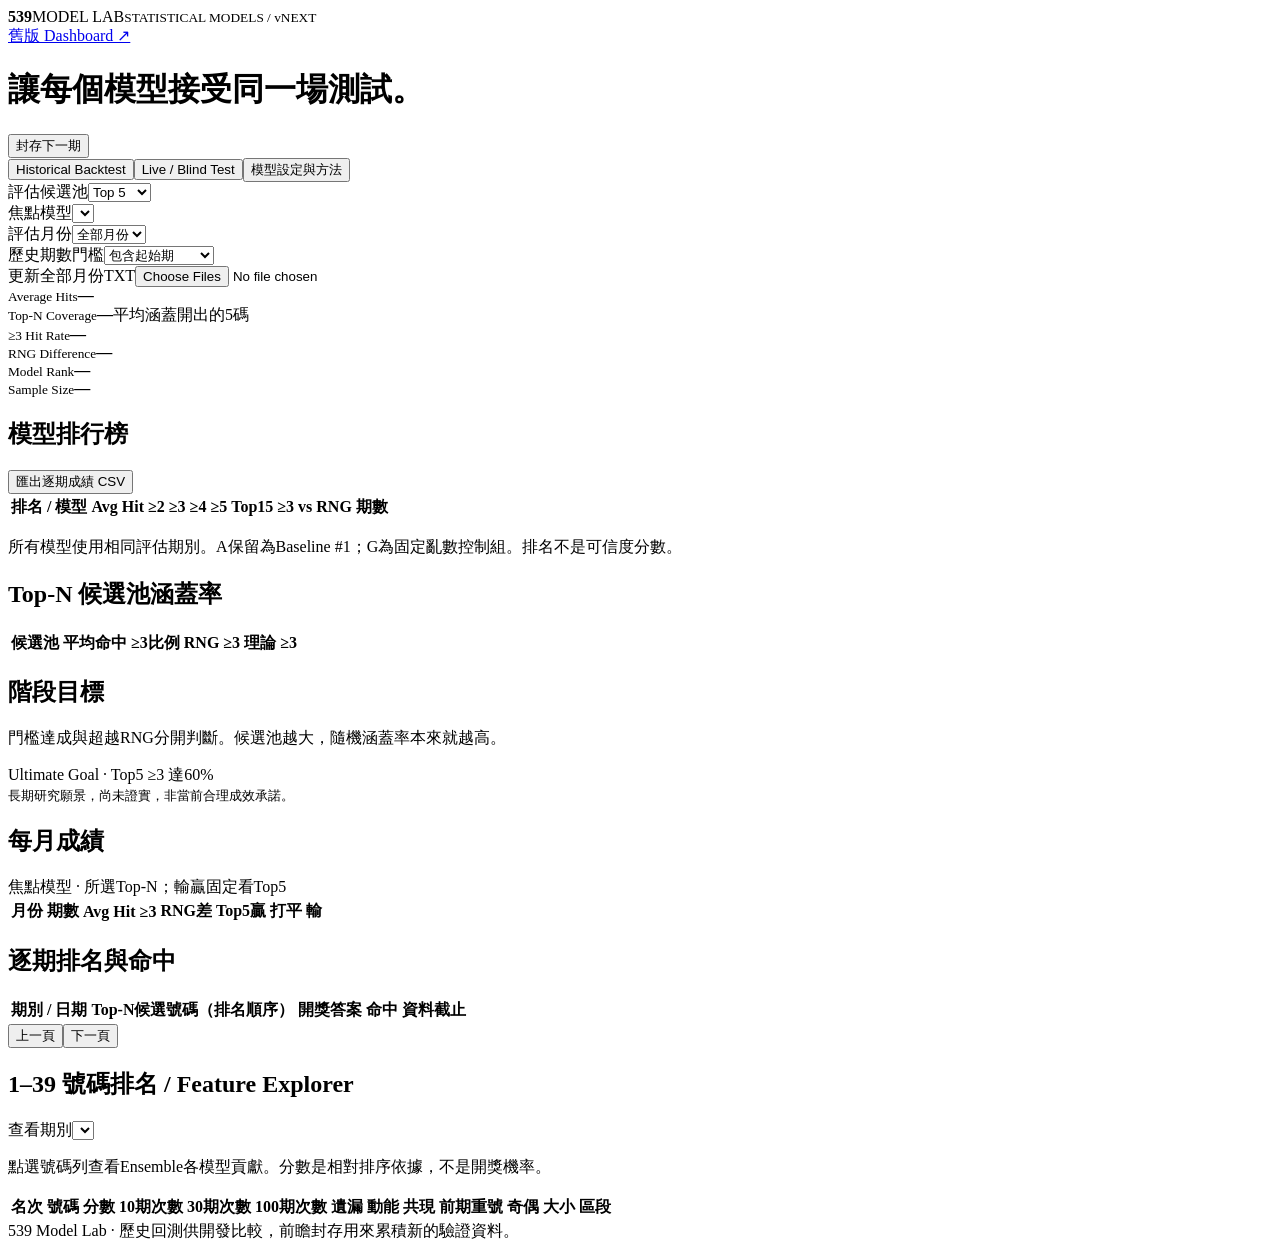
<file: src/index.template.html>
<!doctype html>
<html lang="zh-Hant"><head><meta charset="utf-8"><meta name="viewport" content="width=device-width, initial-scale=1"><meta http-equiv="Content-Security-Policy" content="default-src 'none'; script-src 'unsafe-inline'; style-src 'unsafe-inline'; connect-src 'none'; img-src data:; base-uri 'none'; form-action 'none'"><title>539 Model Lab｜多模型與候選池實驗室</title><meta name="description" content="七種模型、39碼特徵、Walk-forward回測、Top-N涵蓋率與開獎前封存。"><style>/* STYLES */</style></head>
<body><main>
<header><div class="brand"><b>539</b><span>MODEL LAB<small>STATISTICAL MODELS / vNEXT</small></span></div><a href="legacy.html">舊版 Dashboard ↗</a></header>
<div class="title-row"><div><h1>讓每個模型接受同一場測試。</h1><p id="data-range" class="muted"></p></div><button id="goto-blind">封存下一期</button></div>
<nav aria-label="主要頁籤"><button class="tab active" data-tab="historical" aria-pressed="true">Historical Backtest</button><button class="tab" data-tab="live" aria-pressed="false">Live / Blind Test</button><button class="tab" data-tab="settings" aria-pressed="false">模型設定與方法</button></nav>
<div id="app-message" role="status" aria-live="polite"></div>
<section id="settings-panel" hidden>
<div class="notice">改權重後的結果屬探索性歷史回測。設定會另存一個版本；已封存預測保持原設定。</div>
<form id="weights-form" class="card"><h2>Model D · 特徵權重</h2><p class="muted">各特徵先在當期39碼間正規化至0–1，再按權重平均。0代表停用，允許0–10。</p><div id="feature-weights" class="weight-grid"></div><h2>Model F · Ensemble 模型權重</h2><p class="muted">A–E標準化分數的加權平均；Pure RNG不參與Ensemble。</p><div id="ensemble-weights" class="weight-grid"></div><div class="actions"><button type="submit">套用權重並回測</button><button type="button" class="secondary" id="reset-weights">恢復預設權重</button><button type="button" class="secondary" id="export-config">匯出設定 JSON</button></div></form>
<section class="card"><h2>資料與計算方法</h2><div id="model-definitions"></div><p>頻率視窗：10／30／100期。遺漏從上一期往前計算，上一期出現為0；尚未出現者顯示已知期數下限。動能為近10期頻率減去前10期頻率；不足前10期時為0。</p><p>共現：近100期中，該號碼與上一期各號碼同期出現的條件頻率平均（排除自身）。奇偶、大小及區段特徵按各群組號碼數校正，使用近30期每碼平均頻率。</p><p>結構標籤：奇／偶、小1–19／大20–39、區段1–13／14–26／27–39。所有號碼均保留，沒有強制組合排除。</p><p>Walk-forward：只用前期資料提取特徵、縮放及排序，排名完成後才揭曉本期答案。沒有全年訓練或全年縮放器。模型A的Top5與舊版完全一致。</p><p>RNG使用固定期別種子的偽亂數洗牌，方便重現；不是每次刷新重抽。所有Top-N共用完整39碼排名。理論基準使用超幾何分布。</p><p>排行榜依所選Top-N平均命中排序，再以≥3率打破同分。vs RNG提升%指平均命中相對同期間Model G的提升；分母為0時不顯示百分比。Coverage指平均涵蓋開出5碼的比例；不是獲利率。</p><p>95%區間是單一≥3比例的Wilson描述性區間，未校正反覆調參、多模型比較或時間相依。排行和區間均不能單獨證明預測優勢。</p><p>候選池不是一張5碼彩券。贏／平／輸只按Top5中≥3／2／≤1分類；不推算彩金、稅額或投資報酬。</p><p>TXT更新後可於回測頁選取全部月份重新載入，僅更新本次頁面。要更新內嵌快照，執行 <code>node scripts/build.cjs</code>。</p><p class="muted">歷史來源：<a href="https://gdf99.com/lottery/539/2026" target="_blank" rel="noopener noreferrer">久久樂透網</a>、<a href="https://lotto.auzo.com.tw/daily539/list_2026_all.html" target="_blank" rel="noopener noreferrer">奧索樂透網</a>；原始來源紀錄保留在2026各月TXT。</p></section>
</section>
<section id="evaluation-panel">
<div class="notice" id="mode-notice"></div>
<div class="toolbar"><div><label for="pool">評估候選池</label><select id="pool"><option value="5">Top 5</option><option value="10">Top 10</option><option value="15">Top 15</option><option value="18">Top 18</option><option value="20">Top 20</option></select></div><div><label for="selected-model">焦點模型</label><select id="selected-model"></select></div><div><label for="month">評估月份</label><select id="month"><option value="all">全部月份</option></select></div><div><label for="warmup">歷史期數門檻</label><select id="warmup"><option value="0">包含起始期</option><option value="100">已有100期歷史</option></select></div><div id="live-config-wrap" hidden><label for="live-config">封存設定版本</label><select id="live-config"></select></div><div class="import-control" id="import-wrap"><label for="data-files">更新全部月份TXT</label><input type="file" id="data-files" accept=".txt,text/plain" multiple></div></div>
<div class="kpis"><article><small>Average Hits</small><strong id="kpi-average">—</strong><span id="kpi-average-note"></span></article><article><small>Top-N Coverage</small><strong id="kpi-coverage">—</strong><span>平均涵蓋開出的5碼</span></article><article><small>≥3 Hit Rate</small><strong id="kpi-rate">—</strong><span id="kpi-interval"></span></article><article><small>RNG Difference</small><strong id="kpi-delta">—</strong><span id="kpi-uplift"></span></article><article><small>Model Rank</small><strong id="kpi-rank">—</strong><span id="kpi-model"></span></article><article><small>Sample Size</small><strong id="kpi-size">—</strong><span id="kpi-config"></span></article></div>
<section class="card"><div class="section-head"><h2>模型排行榜 <small id="leader-label"></small></h2><button class="secondary" id="export-results">匯出逐期成績 CSV</button></div><div class="table-scroll"><table><thead><tr><th>排名 / 模型</th><th>Avg Hit</th><th>≥2</th><th>≥3</th><th>≥4</th><th>≥5</th><th>Top15 ≥3</th><th>vs RNG</th><th>期數</th></tr></thead><tbody id="leaderboard"></tbody></table></div><p class="muted">所有模型使用相同評估期別。A保留為Baseline #1；G為固定亂數控制組。排名不是可信度分數。</p></section>
<div class="two-col"><section class="card"><h2>Top-N 候選池涵蓋率</h2><div id="coverage-bars"></div><div class="table-scroll"><table><thead><tr><th>候選池</th><th>平均命中</th><th>≥3比例</th><th>RNG ≥3</th><th>理論 ≥3</th></tr></thead><tbody id="coverage-table"></tbody></table></div></section><section class="card"><h2>階段目標</h2><div id="stages"></div><p class="muted">門檻達成與超越RNG分開判斷。候選池越大，隨機涵蓋率本來就越高。</p><div class="ultimate">Ultimate Goal · Top5 ≥3 達60%<br><small>長期研究願景，尚未證實，非當前合理成效承諾。</small></div></section></div>
<section class="card"><div class="section-head"><h2>每月成績</h2><span class="muted">焦點模型 · 所選Top-N；輸贏固定看Top5</span></div><div class="table-scroll"><table><thead><tr><th>月份</th><th>期數</th><th>Avg Hit</th><th>≥3</th><th>RNG差</th><th>Top5贏</th><th>打平</th><th>輸</th></tr></thead><tbody id="monthly"></tbody></table></div></section>
<section class="card"><div class="section-head"><h2>逐期排名與命中</h2><span id="detail-count" class="muted"></span></div><div class="table-scroll"><table><thead><tr><th>期別 / 日期</th><th>Top-N候選號碼（排名順序）</th><th>開獎答案</th><th>命中</th><th>資料截止</th></tr></thead><tbody id="details"></tbody></table></div><div class="pager"><button id="prev-page" class="secondary">上一頁</button><span id="page-label"></span><button id="next-page" class="secondary">下一頁</button></div></section>
</section>
<section id="ranking-panel" class="card"><div class="section-head"><div><h2>1–39 號碼排名 / Feature Explorer</h2><p class="muted" id="ranking-caption"></p></div><div><label for="ranking-period">查看期別</label><select id="ranking-period"></select></div></div><p class="muted">點選號碼列查看Ensemble各模型貢獻。分數是相對排序依據，不是開獎機率。</p><div id="contribution" class="contribution"></div><div class="table-scroll feature-table"><table><thead><tr><th>名次</th><th>號碼</th><th>分數</th><th>10期次數</th><th>30期次數</th><th>100期次數</th><th>遺漏</th><th>動能</th><th>共現</th><th>前期重號</th><th>奇偶</th><th>大小</th><th>區段</th></tr></thead><tbody id="ranking"></tbody></table></div></section>
<section id="blind-panel" hidden>
<div class="two-col"><form id="seal-form" class="card"><h2>開獎前封存全部模型</h2><p class="muted">一次保存A–G完整39碼排名、權重與歷史快照。同一期不能重新封存。</p><label for="blind-period">下一個連續期別</label><input id="blind-period" readonly required><label for="blind-date">預定開獎時間（裝置時區）</label><input type="datetime-local" id="blind-date" required><button id="seal-button" type="submit">封存A–G與所有Top-N</button><p class="muted" id="blind-config-note"></p></form><form id="result-form" class="card"><h2>開獎後登錄一次答案</h2><p id="pending-label" class="muted"></p><label for="blind-result">01–39，五個不重複號碼</label><input id="blind-result" placeholder="以空格或逗號分隔" required><button id="result-button" type="submit">登錄結果並評分</button><p class="muted">答案另存，不修改封存內容。記錄後不提供改號或刪除功能。</p></form></div>
<section class="card"><div class="section-head"><h2>封存紀錄</h2><button id="export-blind" class="secondary">匯出完整封存 JSON</button></div><p class="notice">本機摘要能檢查內容一致性，無法提供第三方開獎前時間證明。請在開獎前匯出留存；資料由本瀏覽器保管。</p><div id="blind-list"></div></section>
<section class="card"><h2>舊版盲測紀錄</h2><p id="legacy-status" class="muted"></p><button id="export-legacy" class="secondary">匯出舊版紀錄</button> <a href="legacy.html">開啟舊版完整流程</a><p class="muted">舊版只有5碼，不能補造Top10–20排名；因此保留原紀錄，與Model Lab成績分開。</p></section>
</section>
<footer>539 Model Lab · 歷史回測供開發比較，前瞻封存用來累積新的驗證資料。</footer>
</main><!-- DATA --><!-- SCRIPTS --></body></html>
</file>
